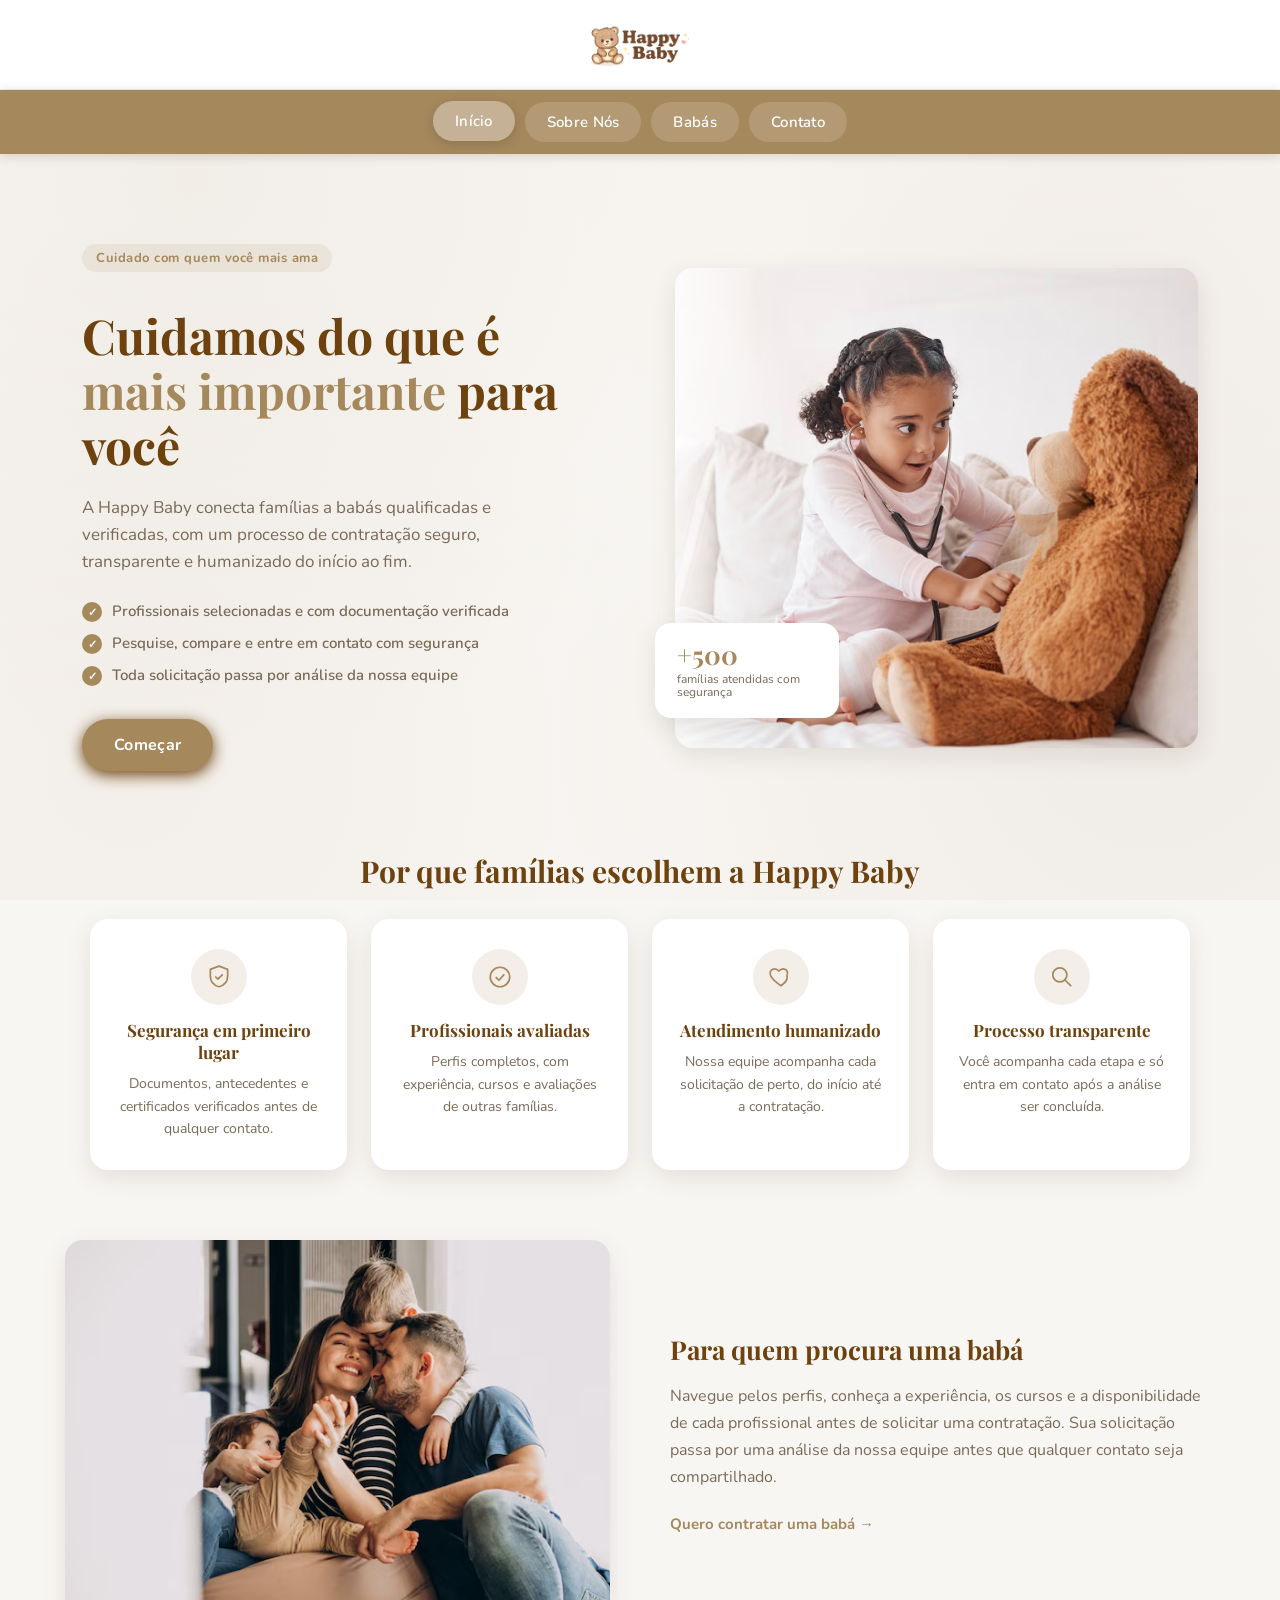
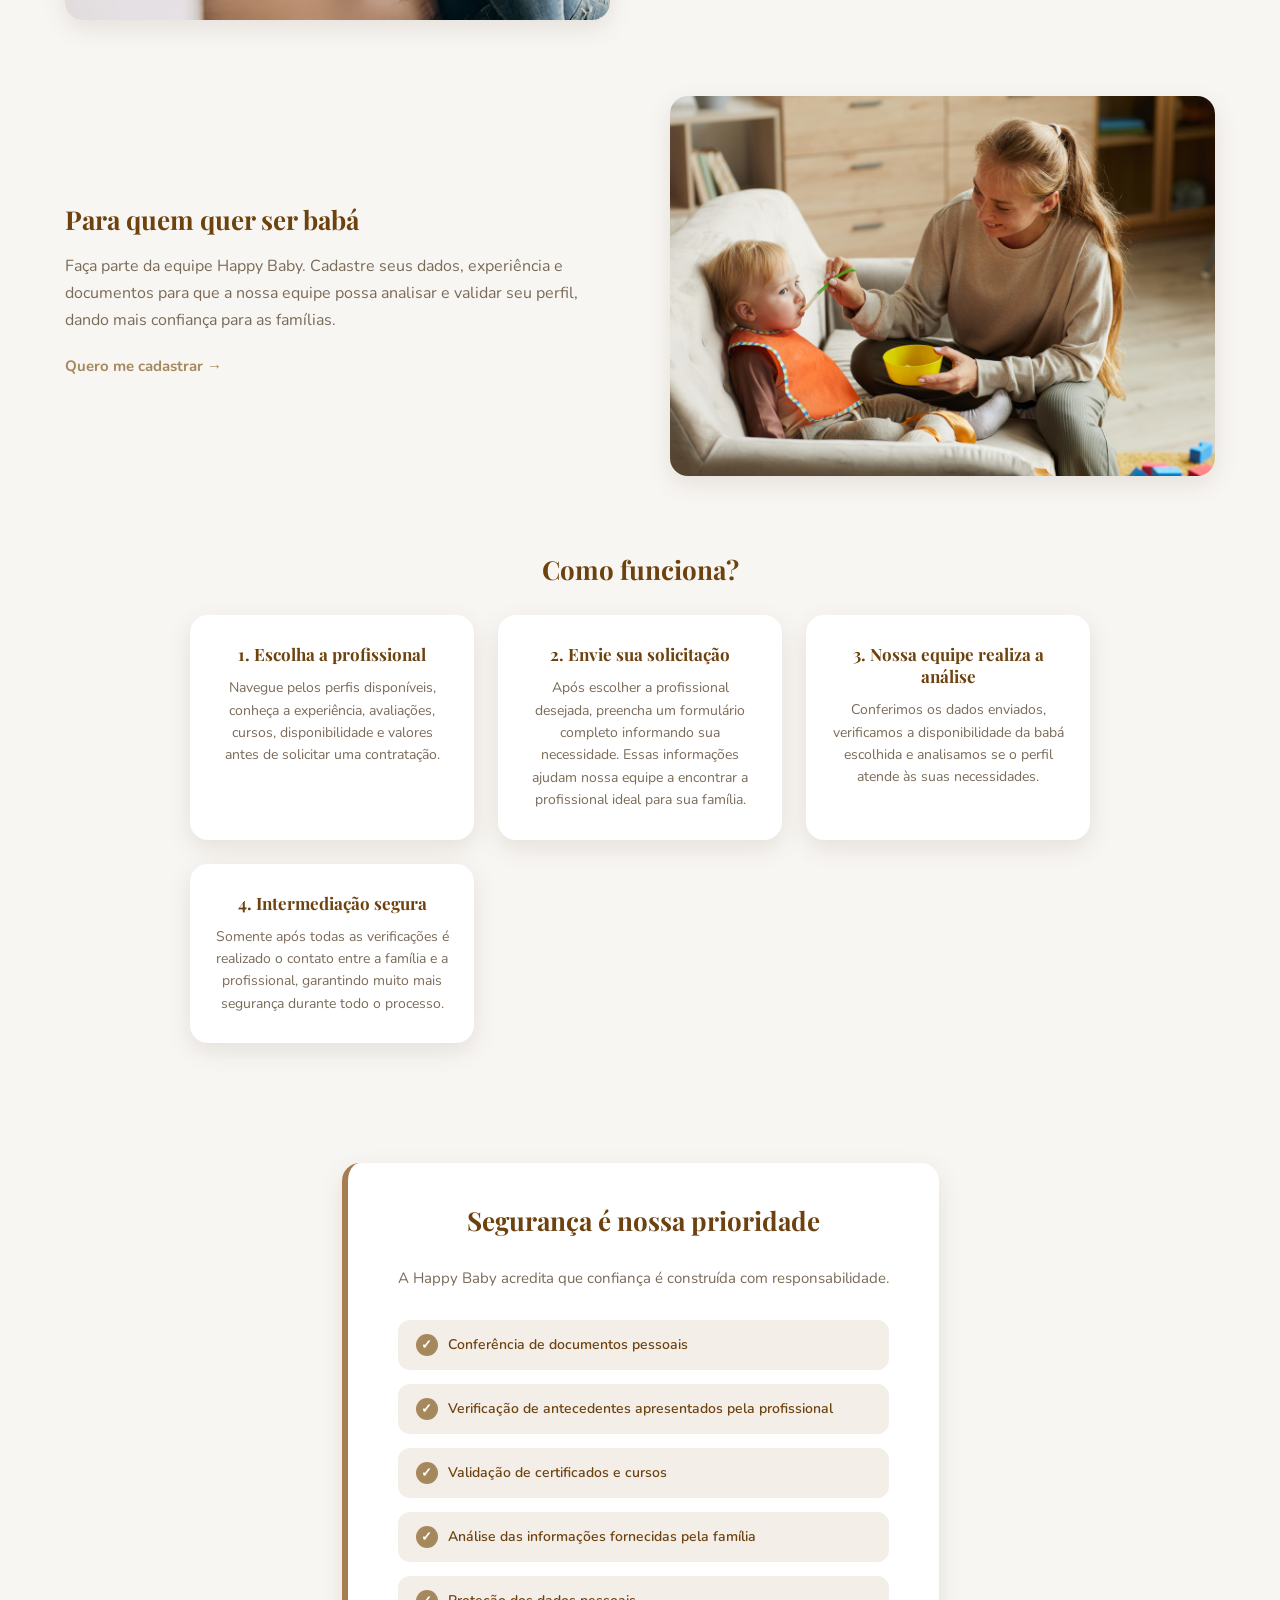
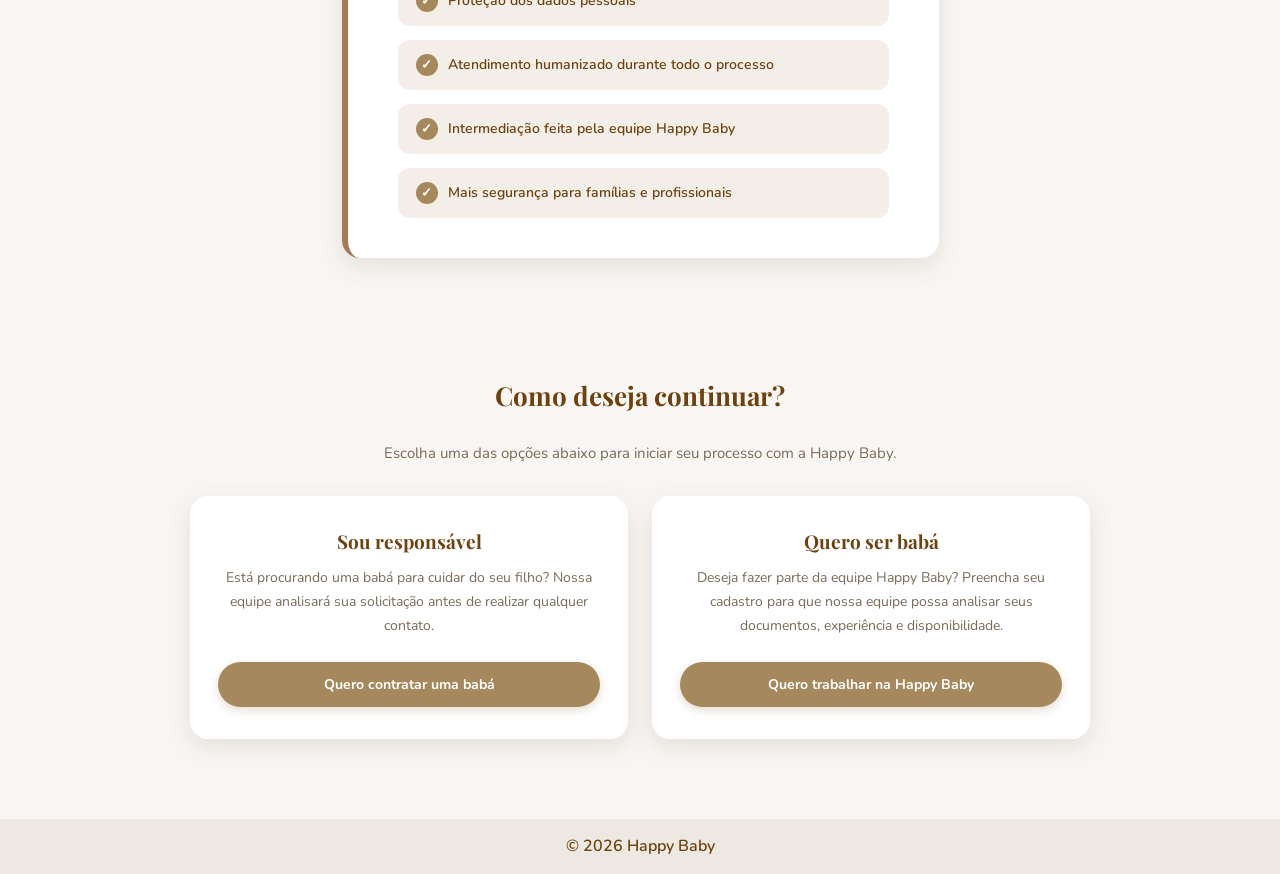
<file: index.html>
<!DOCTYPE html>
<html lang="pt-BR">
<head>
    <meta charset="UTF-8">
    <meta name="viewport" content="width=device-width, initial-scale=1.0">
    <title>Happy Baby</title>
    <meta name="description" content="Cuidando de quem você mais ama, com segurança e carinho">
    <link rel="preconnect" href="https://fonts.googleapis.com">
    <link href="https://fonts.googleapis.com/css2?family=Playfair+Display:wght@500;700&family=Nunito:wght@400;600;700&display=swap" rel="stylesheet">
    <link rel="stylesheet" href="styles.css">
</head>
<body>

    <header>
        <img src="imgs/logo.png" alt="Happy Baby Logo" class="logo">
    </header>

    <nav>
        <a href="index.html" class="nav-btn ativo">Início</a>
        <a href="sobre-nos.html" class="nav-btn">Sobre Nós</a>
        <a href="baba.html" class="nav-btn">Babás</a>
        <a href="contato.html" class="nav-btn">Contato</a>

    </nav>

    <main>

    <!-- ===== HERO ===== -->
    <section class="hero-home">

        <div class="hero-home-conteudo">

            <div class="hero-home-texto">

                <span class="tag">Cuidado com quem você mais ama</span>

                <h1>Cuidamos do que é <span class="destaque">mais importante</span> para você</h1>

                <p class="subtitulo">
                    A Happy Baby conecta famílias a babás qualificadas e verificadas,
                    com um processo de contratação seguro, transparente e humanizado
                    do início ao fim.
                </p>

                <ul class="hero-home-lista">
                    <li>Profissionais selecionadas e com documentação verificada</li>
                    <li>Pesquise, compare e entre em contato com segurança</li>
                    <li>Toda solicitação passa por análise da nossa equipe</li>
                </ul>

                <div class="hero-home-botoes">
                    <a href="sobre-nos.html" class="botao-principal">Começar</a>
                </div>

            </div>

            <div class="hero-home-imagem">
                <img src="imgs/crianca-urso.avif" alt="Criança feliz sendo cuidada por uma babá">
                <div class="hero-badge-flutuante">
                    <strong>+500</strong>
                    <span>famílias atendidas com segurança</span>
                </div>
            </div>

        </div>

    </section>

    <!-- ===== POR QUE ESCOLHER ===== -->
    <section class="beneficios">

        <h2 class="titulo-secao">Por que famílias escolhem a Happy Baby</h2>

        <div class="grid-beneficios">

            <div class="beneficio-card">
                 <span class="beneficio-icone">
                    <svg viewBox="0 0 24 24" fill="none" xmlns="http://www.w3.org/2000/svg">
                        <path d="M12 2L4 5v6c0 5 3.4 8.7 8 10 4.6-1.3 8-5 8-10V5l-8-3z" stroke="currentColor" stroke-width="1.6" stroke-linejoin="round"/>
                        <path d="M9 12l2 2 4-4" stroke="currentColor" stroke-width="1.6" stroke-linecap="round" stroke-linejoin="round"/>
                    </svg>
                </span>
                <h3>Segurança em primeiro lugar</h3>
                <p>Documentos, antecedentes e certificados verificados antes de qualquer contato.</p>
            </div>

            <div class="beneficio-card">
                <span class="beneficio-icone">
                    <svg viewBox="0 0 24 24" fill="none" xmlns="http://www.w3.org/2000/svg">
                        <circle cx="12" cy="12" r="9" stroke="currentColor" stroke-width="1.6"/>
                        <path d="M8.5 12.5l2.5 2.5 4.5-5" stroke="currentColor" stroke-width="1.6" stroke-linecap="round" stroke-linejoin="round"/>
                    </svg>
                </span>
                <h3>Profissionais avaliadas</h3>
                <p>Perfis completos, com experiência, cursos e avaliações de outras famílias.</p>
            </div>

            <div class="beneficio-card">
                <span class="beneficio-icone">
                    <svg viewBox="0 0 24 24" fill="none" xmlns="http://www.w3.org/2000/svg">
                        <path d="M12 20s-7-4.4-9.5-9C1 8 2.5 4.5 6 4.5c2 0 3.3 1.1 4 2 0.7-0.9 2-2 4-2 3.5 0 5 3.5 3.5 6.5C19 15.6 12 20 12 20z" stroke="currentColor" stroke-width="1.6" stroke-linejoin="round"/>
                    </svg>
                </span>
                <h3>Atendimento humanizado</h3>
                <p>Nossa equipe acompanha cada solicitação de perto, do início até a contratação.</p>
            </div>

            <div class="beneficio-card">
                <span class="beneficio-icone">
                    <svg viewBox="0 0 24 24" fill="none" xmlns="http://www.w3.org/2000/svg">
                        <circle cx="10" cy="10" r="6.5" stroke="currentColor" stroke-width="1.6"/>
                        <path d="M15 15l5 5" stroke="currentColor" stroke-width="1.6" stroke-linecap="round"/>
                    </svg>
                </span>
                <h3>Processo transparente</h3>
                <p>Você acompanha cada etapa e só entra em contato após a análise ser concluída.</p>
            </div>

        </div>

    </section>

    <!-- ===== FOTOS GRANDES + TEXTO ===== -->
    <section class="zigzag-secao">

        <div class="zigzag-item">

            <div class="zigzag-imagem">
                <img src="imgs/familia.avif" alt="Família em casa com a criança">
            </div>

            <div class="zigzag-texto">
                <h2>Para quem procura uma babá</h2>
                <p>
                    Navegue pelos perfis, conheça a experiência, os cursos e a
                    disponibilidade de cada profissional antes de solicitar uma
                    contratação. Sua solicitação passa por uma análise da nossa
                    equipe antes que qualquer contato seja compartilhado.
                </p>
                <a href="contratar.html" class="link-saiba-mais">Quero contratar uma babá →</a>
            </div>

        </div>

        <div class="zigzag-item zigzag-inverso">

            <div class="zigzag-imagem">
                <img src="imgs/baba-cuidando.jpg" alt="Babá cuidando de uma criança">
            </div>

            <div class="zigzag-texto">
                <h2>Para quem quer ser babá</h2>
                <p>
                    Faça parte da equipe Happy Baby. Cadastre seus dados, experiência
                    e documentos para que a nossa equipe possa analisar e validar seu
                    perfil, dando mais confiança para as famílias.
                </p>
                <a href="quero-ser-baba.html" class="link-saiba-mais">Quero me cadastrar →</a>
            </div>

        </div>

         <!-- ===== COMO FUNCIONA (RESUMO) ===== -->
    <div class="funciona">

        <h2>Como funciona?</h2>

        <div class="cards-funciona">

            <div class="card-funciona">

                <h3>1. Escolha a profissional</h3>

                <p>

                    Navegue pelos perfis disponíveis, conheça a experiência,
                    avaliações, cursos, disponibilidade e valores antes de
                    solicitar uma contratação.

                </p>

            </div>

            <div class="card-funciona">

                <h3>2. Envie sua solicitação</h3>

                <p>

                    Após escolher a profissional desejada, preencha um formulário
                    completo informando sua necessidade. Essas informações ajudam
                    nossa equipe a encontrar a profissional ideal para sua família.

                </p>

            </div>

            <div class="card-funciona">

                <h3>3. Nossa equipe realiza a análise</h3>

                <p>

                    Conferimos os dados enviados, verificamos a disponibilidade
                    da babá escolhida e analisamos se o perfil atende às suas
                    necessidades.

                </p>

            </div>

            <div class="card-funciona">

                <h3>4. Intermediação segura</h3>

                <p>

                    Somente após todas as verificações é realizado o contato entre
                    a família e a profissional, garantindo muito mais segurança
                    durante todo o processo.

                </p>

            </div>

        </div>

    </div>

    
        <div class="seguranca">

        <h2>Segurança é nossa prioridade</h2>

        <p>

            A Happy Baby acredita que confiança é construída com responsabilidade.

        </p>

        <div class="lista-seguranca">

            <div>Conferência de documentos pessoais</div>

            <div>Verificação de antecedentes apresentados pela profissional</div>

            <div>Validação de certificados e cursos</div>

            <div>Análise das informações fornecidas pela família</div>

            <div>Proteção dos dados pessoais</div>

            <div>Atendimento humanizado durante todo o processo</div>

            <div>Intermediação feita pela equipe Happy Baby</div>

            <div>Mais segurança para famílias e profissionais</div>

        </div>


    </section>

    <div class="proximos-passos">

        <h2>Como deseja continuar?</h2>

        <p>

            Escolha uma das opções abaixo para iniciar seu processo com a Happy Baby.

        </p>

        <div class="cards-acoes">

            <div class="acao">

                <h3>Sou responsável</h3>

                <p>

                    Está procurando uma babá para cuidar do seu filho?

                    Nossa equipe analisará sua solicitação antes de realizar
                    qualquer contato.

                </p>

                <a href="baba.html" class="btn-contratar">

                    Quero contratar uma babá

                </a>

            </div>

            <div class="acao">

                <h3>Quero ser babá</h3>

                <p>

                    Deseja fazer parte da equipe Happy Baby?

                    Preencha seu cadastro para que nossa equipe possa analisar
                    seus documentos, experiência e disponibilidade.

                </p>

                <a href="quero-ser-baba.html" class="btn-contratar">

                    Quero trabalhar na Happy Baby

                </a>

            </div>

        </div>

    </div>

</section>

</main>

    <footer>
        <p>© 2026 Happy Baby</p>
    </footer>

    <script src="script.js"></script>
</body>
</html>
</file>
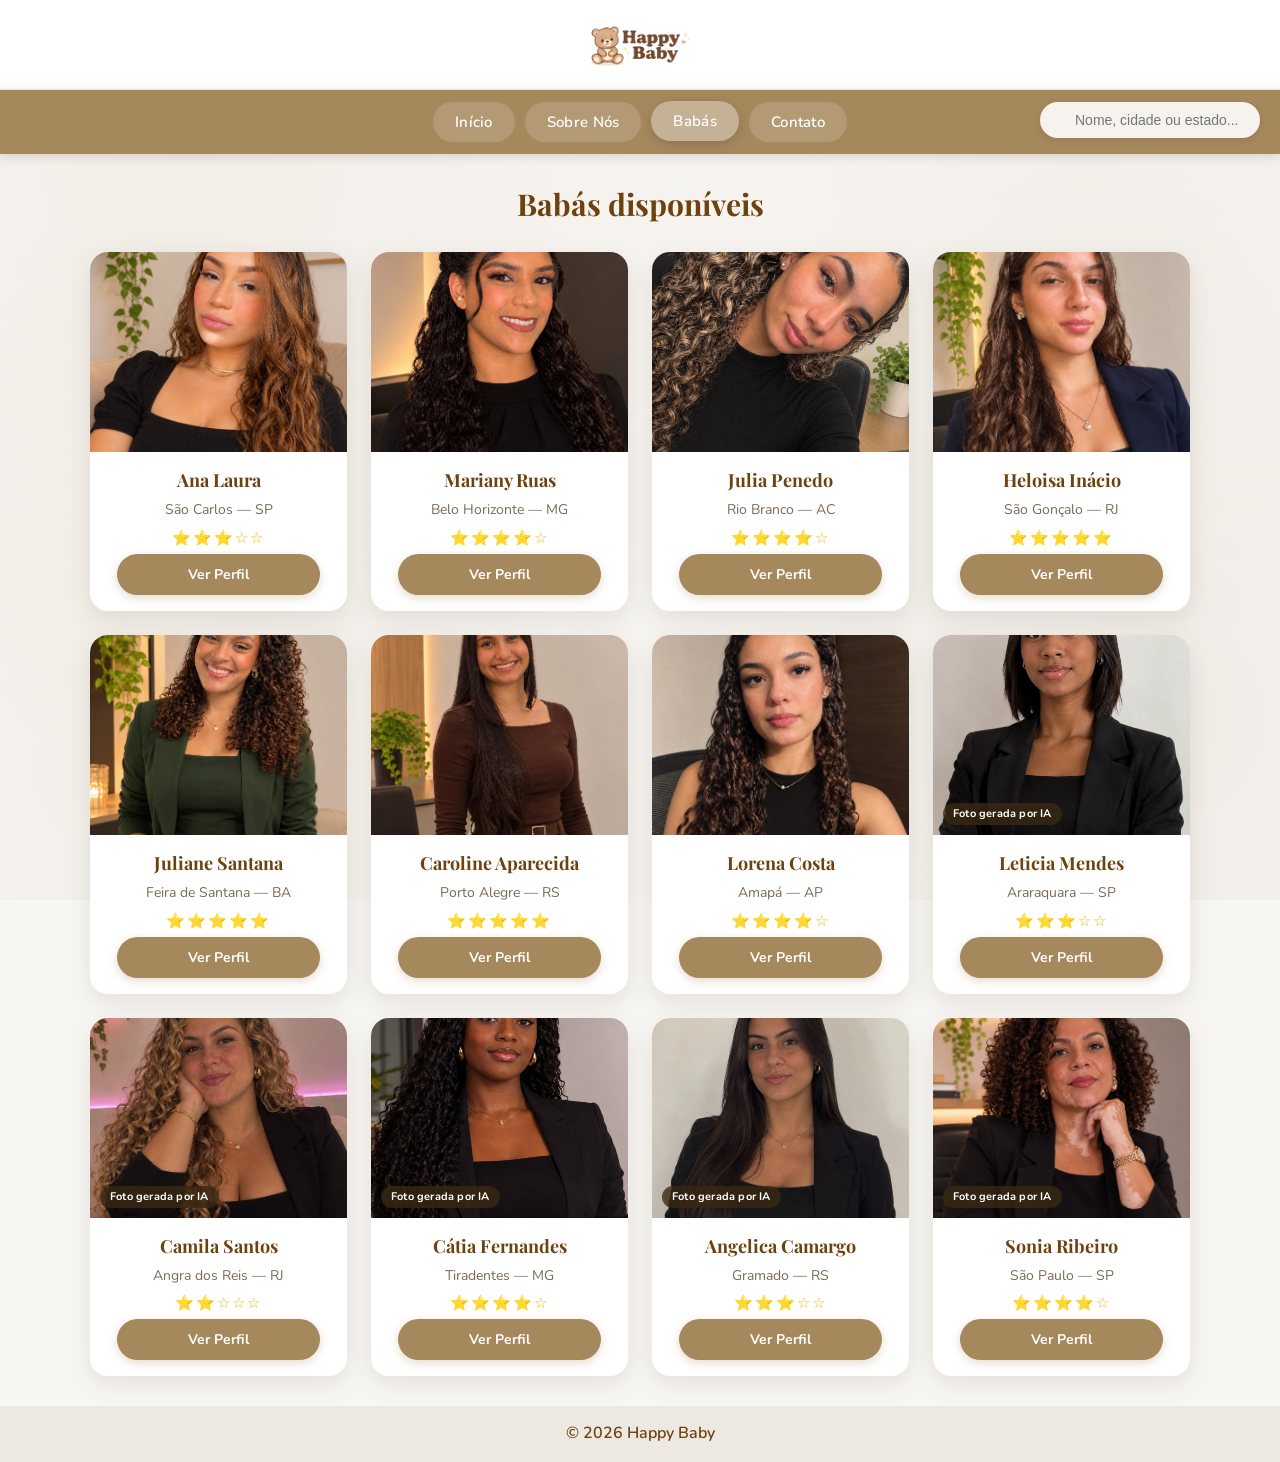
<file: baba.html>
<!DOCTYPE html>
<html lang="pt-BR">
<head>
    <meta charset="UTF-8">
    <meta name="viewport" content="width=device-width, initial-scale=1.0">
    <title>Babás — Happy Baby</title>
    <link rel="preconnect" href="https://fonts.googleapis.com">
    <link href="https://fonts.googleapis.com/css2?family=Playfair+Display:wght@500;700&family=Nunito:wght@400;600;700&display=swap" rel="stylesheet">
    <link rel="stylesheet" href="styles.css">
</head>
<body>

    <header>
        <img src="imgs/logo.png" alt="Happy Baby Logo" class="logo">
    </header>

    <nav>
        <a href="index.html" class="nav-btn">Início</a>
        <a href="sobre-nos.html" class="nav-btn">Sobre Nós</a>
        <a href="baba.html" class="nav-btn ativo">Babás</a>
        <a href="contato.html" class="nav-btn">Contato</a>
        
        <input 
    type="text" 
    id="buscaCidade" 
    placeholder="Nome, cidade ou estado..." 
    oninput="filtrarBabas()"
>
    </nav>

    <main>
        <section class="secao-babas">
           <h2 class="titulo-secao">Babás disponíveis</h2>

            <div id="listaBabas" class="grid-babas">

                <div class="baba btn-anim">
                    <img src="imgs/AnaLaura.jpeg" alt="Foto de Ana Laura">
                    <div class="baba-info">
                        <h3>Ana Laura</h3>
                        <p>São Carlos — SP</p>
                        <div class="avaliacao">⭐⭐⭐☆☆</div>
                        <button class="btn-contratar btn-anim" onclick="mostrarPerfil('perfil1')">Ver Perfil</button>
                    </div>
                </div>

                <div class="baba btn-anim">
                    <img src="imgs/Mariany.jpeg" alt="Foto de Mariany Ruas">
                    <div class="baba-info">
                        <h3>Mariany Ruas</h3>
                        <p>Belo Horizonte — MG</p>
                        <div class="avaliacao">⭐⭐⭐⭐☆</div>
                        <button class="btn-contratar btn-anim" onclick="mostrarPerfil('perfil2')">Ver Perfil</button>
                    </div>
                </div>

                <div class="baba btn-anim">
                    <img src="imgs/Julia.jpeg" alt="Foto de Julia Penedo">
                    <div class="baba-info">
                        <h3>Julia Penedo</h3>
                        <p>Rio Branco — AC</p>
                        <div class="avaliacao">⭐⭐⭐⭐☆</div>
                        <button class="btn-contratar btn-anim" onclick="mostrarPerfil('perfil3')">Ver Perfil</button>
                    </div>
                </div>

                <div class="baba btn-anim">
                    <img src="imgs/Heloisa.jpeg" alt="Foto de Heloisa Inácio">
                    <div class="baba-info">
                        <h3>Heloisa Inácio</h3>
                        <p>São Gonçalo — RJ</p>
                        <div class="avaliacao">⭐⭐⭐⭐⭐</div>
                        <button class="btn-contratar btn-anim" onclick="mostrarPerfil('perfil4')">Ver Perfil</button>
                    </div>
                </div>

                <div class="baba btn-anim">
                    <img src="imgs/Juliane.jpeg" alt="Foto de Juliane Santana">
                    <div class="baba-info">
                        <h3>Juliane Santana</h3>
                        <p>Feira de Santana — BA</p>
                        <div class="avaliacao">⭐⭐⭐⭐⭐</div>
                        <button class="btn-contratar btn-anim" onclick="mostrarPerfil('perfil5')">Ver Perfil</button>
                    </div>
                </div>

                <div class="baba btn-anim">
                    <img src="imgs/Carol.jpeg" alt="Foto de Caroline Aparecida">
                    <div class="baba-info">
                        <h3>Caroline Aparecida</h3>
                        <p>Porto Alegre — RS</p>
                        <div class="avaliacao">⭐⭐⭐⭐⭐</div>
                        <button class="btn-contratar btn-anim" onclick="mostrarPerfil('perfil6')">Ver Perfil</button>
                    </div>
                </div>

                <div class="baba btn-anim">
                    <img src="imgs/Lorena.jpeg" alt="Foto de Lorena Costa">
                    <div class="baba-info">
                        <h3>Lorena Costa</h3>
                        <p>Amapá — AP</p>
                        <div class="avaliacao">⭐⭐⭐⭐☆</div>
                        <button class="btn-contratar btn-anim" onclick="mostrarPerfil('perfil7')">Ver Perfil</button>
                    </div>
                </div>

                <div class="baba btn-anim">
                    <img src="imgs/Leticia.jpeg" alt="Foto de Leticia Mendes">
                    <div class="baba-info">
                        <h3>Leticia Mendes</h3>
                        <p>Araraquara — SP</p>
                        <div class="avaliacao">⭐⭐⭐☆☆</div>
                        <button class="btn-contratar btn-anim" onclick="mostrarPerfil('perfil8')">Ver Perfil</button>
                    </div>
                </div>

                 <div class="baba btn-anim">
                    <img src="imgs/Camila.jpeg" alt="Foto de Camila Santos">
                    <div class="baba-info">
                        <h3>Camila Santos</h3>
                        <p>Angra dos Reis — RJ</p>
                        <div class="avaliacao">⭐⭐☆☆☆</div>
                        <button class="btn-contratar btn-anim" onclick="mostrarPerfil('perfil9')">Ver Perfil</button>
                    </div>
                </div>

                <div class="baba btn-anim">
                    <img src="imgs/Cátia.jpeg" alt="Foto de Cátia">
                    <div class="baba-info">
                        <h3>Cátia Fernandes</h3>
                        <p>Tiradentes — MG</p>
                        <div class="avaliacao">⭐⭐⭐⭐☆</div>
                        <button class="btn-contratar btn-anim" onclick="mostrarPerfil('perfil10')">Ver Perfil</button>
                    </div>
                </div>

                 <div class="baba btn-anim">
                    <img src="imgs/Angelica.jpeg" alt="Foto de Angelica">
                    <div class="baba-info">
                        <h3>Angelica Camargo</h3>
                        <p>Gramado — RS</p>
                        <div class="avaliacao">⭐⭐⭐☆☆</div>
                        <button class="btn-contratar btn-anim" onclick="mostrarPerfil('perfil11')">Ver Perfil</button>
                    </div>
                </div>

                <div class="baba btn-anim">
                    <img src="imgs/Sonia.jpeg" alt="Foto de Sonia">
                    <div class="baba-info">
                        <h3>Sonia Ribeiro</h3>
                        <p>São Paulo — SP</p>
                        <div class="avaliacao">⭐⭐⭐⭐☆</div>
                        <button class="btn-contratar btn-anim" onclick="mostrarPerfil('perfil12')">Ver Perfil</button>
                    </div>
                </div>
                
                
                
                
            </div>

            <!-- ===== PERFIS ===== -->
            <div id="perfil1" class="perfil" style="display:none;">

    <button class="btn-voltar btn-anim" onclick="voltarBabas()">
        ← Voltar para Babás
    </button>

    <div class="perfil-container">

        <!-- LADO ESQUERDO -->

        <div class="perfil-esquerda">

            <img src="imgs/AnaLaura.jpeg" class="foto-grande">

            <div class="disponibilidade">

                <h3>Disponibilidade</h3>

                <table class="tabela-calendario">

                    <tr>
                        <th></th>
                        <th>Seg</th>
                        <th>Ter</th>
                        <th>Qua</th>
                        <th>Qui</th>
                        <th>Sex</th>
                        <th>Sáb</th>
                        <th>Dom</th>
                    </tr>

                    <tr>
                        <td>Manhã</td>
                        <td>✔</td>
                        <td>✔</td>
                        <td>✔</td>
                        <td>✔</td>
                        <td>✔</td>
                        <td>✔</td>
                        <td>✔</td>
                    </tr>

                    <tr>
                        <td>Tarde</td>
                        <td>✔</td>
                        <td>✔</td>
                        <td>✔</td>
                        <td>✔</td>
                        <td>✔</td>
                        <td>✔</td>
                        <td>✔</td>
                    </tr>

                    <tr>
                        <td>Noite</td>
                        <td>✖</td>
                        <td>✔</td>
                        <td>✖</td>
                        <td>✔</td>
                        <td>✖</td>
                        <td>✔</td>
                        <td>✔</td>
                    </tr>

                </table>

            </div>

        </div>

        <!-- LADO DIREITO -->

        <div class="perfil-direita">

            <h2>Ana Laura (22)</h2>

            <p class="cidade">
                 São Carlos - SP
            </p>

            <div class="avaliacao">

                ⭐⭐⭐⭐⭐
                <span>(18 avaliações)</span>

            </div>

            <div class="perfil-info">

                <span> R$30/hora</span>

                <span>4 anos de experiência</span>

                <span>Paciente</span>

                <span>Responsável</span>

                <span>Criativa</span>

            </div>

            <section>

                <h3>Sobre mim</h3>

                <p>

                    Tenho 22 anos e trabalho como babá há mais de quatro anos.
                    Sou apaixonada por cuidar de crianças e proporcionar um
                    ambiente seguro, acolhedor e divertido.
                    Tenho experiência com bebês e crianças de até 10 anos,
                    auxiliando na alimentação, higiene, atividades recreativas
                    e tarefas escolares.

                </p>

            </section>

            <section>

                <h3>Minha experiência</h3>

                <ul>

                    <li>Cuidados com bebês</li>

                    <li>Crianças de 1 a 10 anos</li>

                    <li>Troca de fraldas</li>

                    <li>Alimentação</li>

                    <li>Banho</li>

                    <li>Atividades educativas</li>

                    <li>Auxílio nas tarefas escolares</li>

                </ul>

            </section>

            <section>

                <h3>Cursos</h3>

                <ul>

                    <li>Primeiros Socorros</li>

                    <li>Recreação Infantil</li>

                </ul>

            </section>

            <section>

                <h3>Avaliações dos pais</h3>

                <div class="comentario">

                    <div>

                        <h4>Fernanda Oliveira ⭐⭐⭐⭐⭐</h4>

                        <small>Março de 2025</small>

                        <p>

                            Ana Laura cuidou da nossa filha durante oito meses.
                            Sempre muito pontual, organizada e extremamente
                            carinhosa. Nossa filha criou um vínculo muito bonito
                            com ela.

                        </p>

                    </div>

                </div>

                <div class="comentario">

                    <div>

                        <h4>Marcos Pereira ⭐⭐⭐⭐⭐</h4>

                        <small>Janeiro de 2025</small>

                        <p>

                            Excelente profissional. Sempre nos manteve
                            informados sobre a rotina do nosso filho e teve
                            muito cuidado em todas as atividades.

                        </p>

                    </div>

                </div>

                <div class="comentario">

                    <div>

                        <h4>Juliana Costa ⭐⭐⭐⭐⭐</h4>

                        <small>Novembro de 2024</small>

                        <p>

                            Muito paciente e dedicada. Meu filho adorava os dias
                            em que ficava com ela. Recomendo com toda certeza.

                        </p>

                    </div>

                </div>

            </section>

            <a href="contratar.html" class="btn-contratar">Contratar babá</a>

        </div>
    
    </div>

</div>


        <div id="perfil2" class="perfil" style="display:none;">

    <button class="btn-voltar btn-anim" onclick="voltarBabas()">
        ← Voltar para Babás
    </button>

    <div class="perfil-container">

        <!-- LADO ESQUERDO -->

        <div class="perfil-esquerda">

            <img src="imgs/Mariany.jpeg" class="foto-grande">

            <div class="disponibilidade">

                <h3>Disponibilidade</h3>

                <table class="tabela-calendario">

                    <tr>
                        <th></th>
                        <th>Seg</th>
                        <th>Ter</th>
                        <th>Qua</th>
                        <th>Qui</th>
                        <th>Sex</th>
                        <th>Sáb</th>
                        <th>Dom</th>
                    </tr>

                    <tr>
                        <td>Manhã</td>
                        <td>✔</td>
                        <td>✔</td>
                        <td>✖</td>
                        <td>✔</td>
                        <td>✖</td>
                        <td>✖</td>
                        <td>✖</td>
                    </tr>

                    <tr>
                        <td>Tarde</td>
                        <td>✔</td>
                        <td>✔</td>
                        <td>✔</td>
                        <td>✖</td>
                        <td>✔</td>
                        <td>✔</td>
                        <td>✔</td>
                    </tr>

                    <tr>
                        <td>Noite</td>
                        <td>✖</td>
                        <td>✔</td>
                        <td>✔</td>
                        <td>✔</td>
                        <td>✖</td>
                        <td>✔</td>
                        <td>✖</td>
                    </tr>

                </table>

            </div> <!-- fecha disponibilidade -->

        </div> <!-- fecha perfil-esquerda -->


        <!-- LADO DIREITO -->

        <div class="perfil-direita">

            <h2>Mariany Ruas (24)</h2>

            <p class="cidade">
                Belo Horizonte - MG
            </p>

            <div class="avaliacao">

                ⭐⭐⭐⭐☆

                <span>(13 avaliações)</span>

            </div>

            <div class="perfil-info">

                <span> R$35/hora</span>

                <span>3 anos de experiência</span>

                <span>Paciente</span>

                <span>Criativa</span>

                <span>Organizada</span>

            </div>

            <section>

                <h3>Sobre mim</h3>

                <p>

                    Tenho 24 anos e trabalho como babá há três anos.
                    Gosto de proporcionar um ambiente tranquilo,
                    seguro e acolhedor para as crianças.
                    Tenho experiência com bebês e crianças em idade escolar,
                    auxiliando na alimentação, higiene, brincadeiras e rotina diária.

                </p>

            </section>

            <section>

                <h3>Minha experiência</h3>

                <ul>

                    <li>Cuidados com bebês</li>

                    <li>Crianças de 2 a 12 anos</li>

                    <li>Troca de fraldas</li>

                    <li>Alimentação</li>

                    <li>Banho</li>

                    <li>Atividades recreativas</li>

                    <li>Auxílio nas tarefas escolares</li>

                </ul>

            </section>

            <section>

                <h3>Cursos</h3>

                <ul>

                    <li>Primeiros Socorros</li>

                    <li>Recreação Infantil</li>

                    <li>Alimentação Infantil</li>

                </ul>

            </section>

            <section>

                <h3>Avaliações dos pais</h3>

                <div class="comentario">

                    <div>

                        <h4>Patrícia Gomes ⭐⭐⭐⭐⭐</h4>

                        <small>Junho de 2025</small>

                        <p>

                            Mariany foi extremamente cuidadosa com nosso filho.
                            Sempre nos mantinha informados e criou um vínculo
                            muito bonito com ele.

                        </p>

                    </div>

                </div>

                <div class="comentario">

                    <div>

                        <h4>Ricardo Oliveira ⭐⭐⭐⭐☆</h4>

                        <small>Abril de 2025</small>

                        <p>

                            Muito pontual e organizada.
                            Nossa filha adorava as brincadeiras que ela preparava.

                        </p>

                    </div>

                </div>

                <div class="comentario">

                    <div>

                        <h4>Camila Ferreira ⭐⭐⭐⭐⭐</h4>

                        <small>Janeiro de 2025</small>

                        <p>

                            Excelente profissional.
                            Muito educada, paciente e transmite bastante confiança.

                        </p>

                    </div>

                </div>

            </section>

            <a href="contratar.html" class="btn-contratar">Contratar babá</a>

        </div> <!-- fecha perfil-direita -->

    </div> <!-- fecha perfil-container -->

</div> <!-- fecha perfil2 -->

<div id="perfil3" class="perfil" style="display:none;">

    <button class="btn-voltar btn-anim" onclick="voltarBabas()">
        ← Voltar para Babás
    </button>

    <div class="perfil-container">

        <!-- LADO ESQUERDO -->

        <div class="perfil-esquerda">

            <img src="imgs/Julia.jpeg" class="foto-grande">

            <div class="disponibilidade">

                <h3>Disponibilidade</h3>

                <table class="tabela-calendario">

                    <tr>
                        <th></th>
                        <th>Seg</th>
                        <th>Ter</th>
                        <th>Qua</th>
                        <th>Qui</th>
                        <th>Sex</th>
                        <th>Sáb</th>
                        <th>Dom</th>
                    </tr>

                    <tr>
                        <td>Manhã</td>
                        <td>✔</td>
                        <td>✖</td>
                        <td>✔</td>
                        <td>✔</td>
                        <td>✔</td>
                        <td>✔</td>
                        <td>✖</td>
                    </tr>

                    <tr>
                        <td>Tarde</td>
                        <td>✔</td>
                        <td>✔</td>
                        <td>✔</td>
                        <td>✖</td>
                        <td>✔</td>
                        <td>✖</td>
                        <td>✖</td>
                    </tr>

                    <tr>
                        <td>Noite</td>
                        <td>✔</td>
                        <td>✔</td>
                        <td>✖</td>
                        <td>✔</td>
                        <td>✖</td>
                        <td>✖</td>
                        <td>✖</td>
                    </tr>

                </table>

            </div>

        </div>

        <!-- LADO DIREITO -->

        <div class="perfil-direita">

            <h2>Julia Penedo (27)</h2>

            <p class="cidade">
                Rio Branco - AC
            </p>

            <div class="avaliacao">
                ⭐⭐⭐⭐☆
                <span>(21 avaliações)</span>
            </div>

            <div class="perfil-info">

                <span>R$40/hora</span>

                <span>6 anos de experiência</span>

                <span>Paciente</span>

                <span>Educada</span>

                <span>Organizada</span>

            </div>

            <section>

                <h3>Sobre mim</h3>

                <p>

                    Tenho 27 anos e atuo como babá há seis anos.
                    Sou dedicada, responsável e gosto de incentivar
                    atividades educativas, leitura e brincadeiras que
                    ajudam no desenvolvimento infantil.
                    Busco sempre oferecer um ambiente seguro, acolhedor
                    e cheio de carinho.

                </p>

            </section>

            <section>

                <h3>Minha experiência</h3>

                <ul>

                    <li>Bebês e crianças até 12 anos</li>

                    <li>Alimentação</li>

                    <li>Banho e higiene</li>

                    <li>Atividades educativas</li>

                    <li>Auxílio nas tarefas escolares</li>

                    <li>Organização da rotina</li>

                    <li>Passeios supervisionados</li>

                </ul>

            </section>

            <section>

                <h3>Cursos</h3>

                <ul>

                    <li>Primeiros Socorros Pediátricos</li>

                    <li>Desenvolvimento Infantil</li>

                    <li>Recreação Educativa</li>

                </ul>

            </section>

            <section>

                <h3>Avaliações dos pais</h3>

                <div class="comentario">

                    <div>

                        <h4>Mariana Souza ⭐⭐⭐⭐⭐</h4>

                        <small>Julho de 2025</small>

                        <p>

                            Julia sempre demonstrou muito carinho e responsabilidade.
                            Nosso filho se adaptou rapidamente e adorava passar o dia com ela.

                        </p>

                    </div>

                </div>

                <div class="comentario">

                    <div>

                        <h4>Eduardo Lima ⭐⭐⭐⭐☆</h4>

                        <small>Maio de 2025</small>

                        <p>

                            Muito pontual e cuidadosa.
                            Sempre enviava fotos das atividades realizadas durante o dia.

                        </p>

                    </div>

                </div>

                <div class="comentario">

                    <div>

                        <h4>Paula Mendes ⭐⭐⭐⭐⭐</h4>

                        <small>Fevereiro de 2025</small>

                        <p>

                            Excelente profissional.
                            Muito paciente, educada e extremamente organizada.

                        </p>

                    </div>

                </div>

            </section>

            <a href="contratar.html" class="btn-contratar">Contratar babá</a>

        </div>

    </div>

</div>

           <div id="perfil4" class="perfil" style="display:none;">

    <button class="btn-voltar btn-anim" onclick="voltarBabas()">
        ← Voltar para Babás
    </button>

    <div class="perfil-container">

        <!-- LADO ESQUERDO -->

        <div class="perfil-esquerda">

            <img src="imgs/Heloisa.jpeg" class="foto-grande">

            <div class="disponibilidade">

                <h3>Disponibilidade</h3>

                <table class="tabela-calendario">

                    <tr>
                        <th></th>
                        <th>Seg</th>
                        <th>Ter</th>
                        <th>Qua</th>
                        <th>Qui</th>
                        <th>Sex</th>
                        <th>Sáb</th>
                        <th>Dom</th>
                    </tr>

                    <tr>
                        <td>Manhã</td>
                        <td>✔</td>
                        <td>✔</td>
                        <td>✔</td>
                        <td>✔</td>
                        <td>✔</td>
                        <td>✔</td>
                        <td>✖</td>
                    </tr>

                    <tr>
                        <td>Tarde</td>
                        <td>✔</td>
                        <td>✔</td>
                        <td>✖</td>
                        <td>✔</td>
                        <td>✔</td>
                        <td>✔</td>
                        <td>✖</td>
                    </tr>

                    <tr>
                        <td>Noite</td>
                        <td>✔</td>
                        <td>✔</td>
                        <td>✔</td>
                        <td>✖</td>
                        <td>✖</td>
                        <td>✖</td>
                        <td>✖</td>
                    </tr>

                </table>

            </div>

        </div>

        <!-- LADO DIREITO -->

        <div class="perfil-direita">

            <h2>Heloisa Inácio (31)</h2>

            <p class="cidade">
                São Gonçalo - RJ
            </p>

            <div class="avaliacao">

                ⭐⭐⭐⭐⭐

                <span>(29 avaliações)</span>

            </div>

            <div class="perfil-info">

                <span>R$45/hora</span>

                <span>8 anos de experiência</span>

                <span>Carinhosa</span>

                <span>Responsável</span>

                <span>Paciente</span>

            </div>

            <section>

                <h3>Sobre mim</h3>

                <p>

                    Tenho 31 anos e trabalho como babá há oito anos.
                    Tenho experiência com bebês, crianças pequenas e em idade escolar.
                    Sou uma pessoa calma, organizada e gosto de criar uma rotina
                    segura e acolhedora para cada criança.

                </p>

            </section>

            <section>

                <h3>Minha experiência</h3>

                <ul>

                    <li>Bebês recém-nascidos</li>

                    <li>Crianças até 12 anos</li>

                    <li>Alimentação</li>

                    <li>Banho e higiene</li>

                    <li>Rotina do sono</li>

                    <li>Brincadeiras educativas</li>

                    <li>Auxílio nas tarefas escolares</li>

                </ul>

            </section>

            <section>

                <h3>Cursos</h3>

                <ul>

                    <li>Primeiros Socorros Pediátricos</li>

                    <li>Cuidados com Recém-nascidos</li>

                    <li>Desenvolvimento Infantil</li>

                </ul>

            </section>

            <section>

                <h3>Avaliações dos pais</h3>

                <div class="comentario">

                    <div>

                        <h4>Amanda Ribeiro ⭐⭐⭐⭐⭐</h4>

                        <small>Julho de 2025</small>

                        <p>

                            Heloisa cuidou da nossa bebê durante mais de um ano.
                            Sempre foi extremamente cuidadosa e muito carinhosa.
                            Conquistou toda a nossa família.

                        </p>

                    </div>

                </div>

                <div class="comentario">

                    <div>

                        <h4>Bruno Carvalho ⭐⭐⭐⭐⭐</h4>

                        <small>Abril de 2025</small>

                        <p>

                            Excelente profissional.
                            Sempre muito pontual, organizada e preocupada
                            com o bem-estar das crianças.

                        </p>

                    </div>

                </div>

                <div class="comentario">

                    <div>

                        <h4>Luciana Martins ⭐⭐⭐⭐⭐</h4>

                        <small>Janeiro de 2025</small>

                        <p>

                            Uma das melhores babás que já contratamos.
                            Muito paciente, educada e transmite muita confiança.

                        </p>

                    </div>

                </div>

            </section>

            <a href="contratar.html" class="btn-contratar">Contratar babá</a>

        </div>

    </div>

</div>

           <div id="perfil5" class="perfil" style="display:none;">

    <button class="btn-voltar btn-anim" onclick="voltarBabas()">
        ← Voltar para Babás
    </button>

    <div class="perfil-container">

        <!-- LADO ESQUERDO -->

        <div class="perfil-esquerda">

            <img src="imgs/Juliane.jpeg" class="foto-grande">

            <div class="disponibilidade">

                <h3>Disponibilidade</h3>

                <table class="tabela-calendario">

                    <tr>
                        <th></th>
                        <th>Seg</th>
                        <th>Ter</th>
                        <th>Qua</th>
                        <th>Qui</th>
                        <th>Sex</th>
                        <th>Sáb</th>
                        <th>Dom</th>
                    </tr>

                    <tr>
                        <td>Manhã</td>
                        <td>✔</td>
                        <td>✔</td>
                        <td>✔</td>
                        <td>✔</td>
                        <td>✔</td>
                        <td>✔</td>
                        <td>✖</td>
                    </tr>

                    <tr>
                        <td>Tarde</td>
                        <td>✔</td>
                        <td>✔</td>
                        <td>✔</td>
                        <td>✔</td>
                        <td>✔</td>
                        <td>✔</td>
                        <td>✔</td>
                    </tr>

                    <tr>
                        <td>Noite</td>
                        <td>✖</td>
                        <td>✔</td>
                        <td>✖</td>
                        <td>✔</td>
                        <td>✔</td>
                        <td>✔</td>
                        <td>✔</td>
                    </tr>

                </table>

            </div>

        </div>

        <!-- LADO DIREITO -->

        <div class="perfil-direita">

            <h2>Juliane Santana (29)</h2>

            <p class="cidade">
                Feira de Santana - BA
            </p>

            <div class="avaliacao">

                ⭐⭐⭐⭐⭐

                <span>(34 avaliações)</span>

            </div>

            <div class="perfil-info">

                <span>R$42/hora</span>

                <span>7 anos de experiência</span>

                <span>Pedagoga</span>

                <span>Criativa</span>

                <span>Responsável</span>

            </div>

            <section>

                <h3>Sobre mim</h3>

                <p>

                    Sou formada em Pedagogia e atuo como babá há sete anos.
                    Gosto de estimular o desenvolvimento das crianças através
                    de brincadeiras educativas, leitura, música e atividades
                    criativas. Busco sempre criar um ambiente seguro,
                    acolhedor e divertido.

                </p>

            </section>

            <section>

                <h3>Minha experiência</h3>

                <ul>

                    <li>Bebês e crianças até 11 anos</li>

                    <li>Alimentação e higiene</li>

                    <li>Rotina escolar</li>

                    <li>Auxílio nas tarefas</li>

                    <li>Contação de histórias</li>

                    <li>Atividades pedagógicas</li>

                    <li>Passeios supervisionados</li>

                </ul>

            </section>

            <section>

                <h3>Cursos</h3>

                <ul>

                    <li>Pedagogia</li>

                    <li>Primeiros Socorros</li>

                    <li>Psicologia Infantil</li>

                </ul>

            </section>

            <section>

                <h3>Avaliações dos pais</h3>

                <div class="comentario">

                    <div>

                        <h4>Vanessa Almeida ⭐⭐⭐⭐⭐</h4>

                        <small>Julho de 2025</small>

                        <p>

                            Juliane fez muito mais do que cuidar da nossa filha.
                            Ela ajudava nas atividades escolares e criava
                            brincadeiras educativas todos os dias.

                        </p>

                    </div>

                </div>

                <div class="comentario">

                    <div>

                        <h4>Rafael Nogueira ⭐⭐⭐⭐⭐</h4>

                        <small>Maio de 2025</small>

                        <p>

                            Extremamente organizada, educada e muito carinhosa.
                            Sempre cumpriu todos os horários combinados.

                        </p>

                    </div>

                </div>

                <div class="comentario">

                    <div>

                        <h4>Bianca Souza ⭐⭐⭐⭐⭐</h4>

                        <small>Março de 2025</small>

                        <p>

                            Nossa filha evoluiu bastante durante o período em
                            que ficou com a Juliane. Recomendo de olhos fechados.

                        </p>

                    </div>

                </div>

            </section>

            <a href="contratar.html" class="btn-contratar">Contratar babá</a>

        </div>

    </div>

</div>

           <div id="perfil6" class="perfil" style="display:none;">

    <button class="btn-voltar btn-anim" onclick="voltarBabas()">
        ← Voltar para Babás
    </button>

    <div class="perfil-container">

        <!-- LADO ESQUERDO -->

        <div class="perfil-esquerda">

            <img src="imgs/Carol.jpeg" class="foto-grande">

            <div class="disponibilidade">

                <h3>Disponibilidade</h3>

                <table class="tabela-calendario">

                    <tr>
                        <th></th>
                        <th>Seg</th>
                        <th>Ter</th>
                        <th>Qua</th>
                        <th>Qui</th>
                        <th>Sex</th>
                        <th>Sáb</th>
                        <th>Dom</th>
                    </tr>

                    <tr>
                        <td>Manhã</td>
                        <td>✔</td>
                        <td>✔</td>
                        <td>✔</td>
                        <td>✔</td>
                        <td>✔</td>
                        <td>✔</td>
                        <td>✔</td>
                    </tr>

                    <tr>
                        <td>Tarde</td>
                        <td>✔</td>
                        <td>✔</td>
                        <td>✔</td>
                        <td>✔</td>
                        <td>✔</td>
                        <td>✖</td>
                        <td>✖</td>
                    </tr>

                    <tr>
                        <td>Noite</td>
                        <td>✔</td>
                        <td>✔</td>
                        <td>✖</td>
                        <td>✔</td>
                        <td>✔</td>
                        <td>✔</td>
                        <td>✖</td>
                    </tr>

                </table>

            </div>

        </div>

        <!-- LADO DIREITO -->

        <div class="perfil-direita">

            <h2>Caroline Aparecida (34)</h2>

            <p class="cidade">
                Porto Alegre - RS
            </p>

            <div class="avaliacao">

                ⭐⭐⭐⭐⭐

                <span>(47 avaliações)</span>

            </div>

            <div class="perfil-info">

                <span>R$48/hora</span>

                <span>10 anos de experiência</span>

                <span>Calma</span>

                <span>Responsável</span>

                <span>Experiente</span>

            </div>

            <section>

                <h3>Sobre mim</h3>

                <p>

                    Tenho 34 anos e trabalho como babá há mais de dez anos.
                    Durante minha trajetória cuidei de crianças de diferentes
                    idades, sempre priorizando segurança, carinho e respeito.
                    Gosto de incentivar a criatividade através de brincadeiras,
                    leitura e atividades ao ar livre.

                </p>

            </section>

            <section>

                <h3>Minha experiência</h3>

                <ul>

                    <li>Recém-nascidos</li>

                    <li>Crianças até 13 anos</li>

                    <li>Alimentação infantil</li>

                    <li>Banho e higiene</li>

                    <li>Organização da rotina</li>

                    <li>Acompanhamento escolar</li>

                    <li>Passeios e atividades recreativas</li>

                </ul>

            </section>

            <section>

                <h3>Cursos</h3>

                <ul>

                    <li>Primeiros Socorros Pediátricos</li>

                    <li>Cuidados com Recém-nascidos</li>

                    <li>Psicologia do Desenvolvimento Infantil</li>

                </ul>

            </section>

            <section>

                <h3>Avaliações dos pais</h3>

                <div class="comentario">

                    <div>

                        <h4>Daniela Castro ⭐⭐⭐⭐⭐</h4>

                        <small>Agosto de 2025</small>

                        <p>

                            Caroline foi essencial para nossa família.
                            Extremamente responsável e muito carinhosa
                            com nossos dois filhos.

                        </p>

                    </div>

                </div>

                <div class="comentario">

                    <div>

                        <h4>Felipe Moraes ⭐⭐⭐⭐⭐</h4>

                        <small>Junho de 2025</small>

                        <p>

                            Muito experiente.
                            Sempre manteve uma rotina organizada e nosso
                            filho adorava os momentos de leitura com ela.

                        </p>

                    </div>

                </div>

                <div class="comentario">

                    <div>

                        <h4>Camila Duarte ⭐⭐⭐⭐⭐</h4>

                        <small>Março de 2025</small>

                        <p>

                            Excelente profissional.
                            Pontual, educada e muito cuidadosa.
                            Com certeza contrataríamos novamente.

                        </p>

                    </div>

                </div>

            </section>

            <a href="contratar.html" class="btn-contratar">Contratar babá</a>

        </div>

    </div>

</div>

            <div id="perfil7" class="perfil" style="display:none;">

    <button class="btn-voltar btn-anim" onclick="voltarBabas()">
        ← Voltar para Babás
    </button>

    <div class="perfil-container">

        <!-- LADO ESQUERDO -->

        <div class="perfil-esquerda">

            <img src="imgs/Lorena.jpeg" class="foto-grande">

            <div class="disponibilidade">

                <h3>Disponibilidade</h3>

                <table class="tabela-calendario">

                    <tr>
                        <th></th>
                        <th>Seg</th>
                        <th>Ter</th>
                        <th>Qua</th>
                        <th>Qui</th>
                        <th>Sex</th>
                        <th>Sáb</th>
                        <th>Dom</th>
                    </tr>

                    <tr>
                        <td>Manhã</td>
                        <td>✖</td>
                        <td>✔</td>
                        <td>✔</td>
                        <td>✖</td>
                        <td>✔</td>
                        <td>✔</td>
                        <td>✖</td>
                    </tr>

                    <tr>
                        <td>Tarde</td>
                        <td>✔</td>
                        <td>✔</td>
                        <td>✖</td>
                        <td>✔</td>
                        <td>✔</td>
                        <td>✖</td>
                        <td>✔</td>
                    </tr>

                    <tr>
                        <td>Noite</td>
                        <td>✔</td>
                        <td>✖</td>
                        <td>✔</td>
                        <td>✔</td>
                        <td>✖</td>
                        <td>✔</td>
                        <td>✖</td>
                    </tr>

                </table>

            </div>

        </div>

        <!-- LADO DIREITO -->

        <div class="perfil-direita">

            <h2>Lorena Costa (23)</h2>

            <p class="cidade">
                Macapá - AP
            </p>

            <div class="avaliacao">

                ⭐⭐⭐⭐☆

                <span>(17 avaliações)</span>

            </div>

            <div class="perfil-info">

                <span>R$32/hora</span>

                <span>2 anos de experiência</span>

                <span>Criativa</span>

                <span>Paciente</span>

                <span>Organizada</span>

            </div>

            <section>

                <h3>Sobre mim</h3>

                <p>

                    Tenho 23 anos e adoro trabalhar com crianças.
                    Sou uma pessoa calma, divertida e responsável.
                    Gosto de criar atividades criativas, incentivar a leitura
                    e acompanhar o desenvolvimento infantil de forma leve
                    e acolhedora.

                </p>

            </section>

            <section>

                <h3>Minha experiência</h3>

                <ul>

                    <li>Crianças de 3 a 10 anos</li>

                    <li>Alimentação</li>

                    <li>Banho e higiene</li>

                    <li>Recreação infantil</li>

                    <li>Contação de histórias</li>

                    <li>Auxílio nas tarefas escolares</li>

                    <li>Passeios supervisionados</li>

                </ul>

            </section>

            <section>

                <h3>Cursos</h3>

                <ul>

                    <li>Primeiros Socorros</li>

                    <li>Recreação Infantil</li>

                    <li>Musicalização para Crianças</li>

                </ul>

            </section>

            <section>

                <h3>Avaliações dos pais</h3>

                <div class="comentario">

                    <div>

                        <h4>Viviane Rocha ⭐⭐⭐⭐⭐</h4>

                        <small>Junho de 2025</small>

                        <p>

                            Lorena é muito dedicada e criativa.
                            Nossa filha sempre ficava animada quando ela chegava.

                        </p>

                    </div>

                </div>

                <div class="comentario">

                    <div>

                        <h4>Marcelo Farias ⭐⭐⭐⭐☆</h4>

                        <small>Abril de 2025</small>

                        <p>

                            Muito educada e responsável.
                            Sempre manteve a rotina do nosso filho organizada.

                        </p>

                    </div>

                </div>

                <div class="comentario">

                    <div>

                        <h4>Carla Menezes ⭐⭐⭐⭐⭐</h4>

                        <small>Janeiro de 2025</small>

                        <p>

                            Foi uma experiência excelente.
                            Muito paciente e sempre muito carinhosa com as crianças.

                        </p>

                    </div>

                </div>

            </section>

            <a href="contratar.html" class="btn-contratar">Contratar babá</a>

        </div>

    </div>

</div>

            <div id="perfil8" class="perfil" style="display:none;">

    <button class="btn-voltar btn-anim" onclick="voltarBabas()">
        ← Voltar para Babás
    </button>

    <div class="perfil-container">

        <!-- LADO ESQUERDO -->

        <div class="perfil-esquerda">

            <img src="imgs/Leticia.jpeg" class="foto-grande">

            <div class="disponibilidade">

                <h3>Disponibilidade</h3>

                <table class="tabela-calendario">

                    <tr>
                        <th></th>
                        <th>Seg</th>
                        <th>Ter</th>
                        <th>Qua</th>
                        <th>Qui</th>
                        <th>Sex</th>
                        <th>Sáb</th>
                        <th>Dom</th>
                    </tr>

                    <tr>
                        <td>Manhã</td>
                        <td>✔</td>
                        <td>✔</td>
                        <td>✔</td>
                        <td>✖</td>
                        <td>✔</td>
                        <td>✖</td>
                        <td>✖</td>
                    </tr>

                    <tr>
                        <td>Tarde</td>
                        <td>✔</td>
                        <td>✖</td>
                        <td>✔</td>
                        <td>✔</td>
                        <td>✔</td>
                        <td>✔</td>
                        <td>✖</td>
                    </tr>

                    <tr>
                        <td>Noite</td>
                        <td>✖</td>
                        <td>✔</td>
                        <td>✖</td>
                        <td>✔</td>
                        <td>✖</td>
                        <td>✔</td>
                        <td>✔</td>
                    </tr>

                </table>

            </div>

        </div>

        <!-- LADO DIREITO -->

        <div class="perfil-direita">

            <h2>Letícia Mendes (21)</h2>

            <p class="cidade">
                Araraquara - SP
            </p>

            <div class="avaliacao">

                ⭐⭐⭐☆☆

                <span>(9 avaliações)</span>

            </div>

            <div class="perfil-info">

                <span>R$28/hora</span>

                <span>1 ano de experiência</span>

                <span>Carinhosa</span>

                <span>Pontual</span>

                <span>Divertida</span>

            </div>

            <section>

                <h3>Sobre mim</h3>

                <p>

                    Tenho 21 anos e comecei a trabalhar como babá após cuidar
                    dos meus sobrinhos e filhos de amigos da família.
                    Sou paciente, dedicada e adoro criar brincadeiras,
                    desenhar e estimular a criatividade das crianças.

                </p>

            </section>

            <section>

                <h3>Minha experiência</h3>

                <ul>

                    <li>Crianças de 2 a 8 anos</li>

                    <li>Alimentação</li>

                    <li>Banho</li>

                    <li>Brincadeiras educativas</li>

                    <li>Leitura infantil</li>

                    <li>Organização dos brinquedos</li>

                    <li>Passeios supervisionados</li>

                </ul>

            </section>

            <section>

                <h3>Cursos</h3>

                <ul>

                    <li>Primeiros Socorros Básico</li>

                    <li>Recreação Infantil</li>

                </ul>

            </section>

            <section>

                <h3>Avaliações dos pais</h3>

                <div class="comentario">

                    <div>

                        <h4>Patrícia Oliveira ⭐⭐⭐⭐☆</h4>

                        <small>Junho de 2025</small>

                        <p>

                            Letícia foi muito carinhosa com nossa filha.
                            Sempre chegava no horário e mantinha tudo organizado.

                        </p>

                    </div>

                </div>

                <div class="comentario">

                    <div>

                        <h4>Fernando Alves ⭐⭐⭐☆☆</h4>

                        <small>Abril de 2025</small>

                        <p>

                            Foi nossa primeira experiência com ela e correu tudo bem.
                            Nossa filha gostou bastante das brincadeiras.

                        </p>

                    </div>

                </div>

                <div class="comentario">

                    <div>

                        <h4>Juliana Ribeiro ⭐⭐⭐⭐☆</h4>

                        <small>Fevereiro de 2025</small>

                        <p>

                            Muito educada e atenciosa.
                            Demonstrou bastante carinho e responsabilidade durante todo o período.

                        </p>

                    </div>

                </div>

            </section>

            <a href="contratar.html" class="btn-contratar">Contratar babá</a>

        </div>

    </div>

</div>

            <div id="perfil9" class="perfil" style="display:none;">

    <button class="btn-voltar btn-anim" onclick="voltarBabas()">
        ← Voltar para Babás
    </button>

    <div class="perfil-container">

        <!-- LADO ESQUERDO -->

        <div class="perfil-esquerda">

            <img src="imgs/Camila.jpeg" alt="Foto de Camila Santos" class="foto-grande">

            <div class="disponibilidade">

                <h3>Disponibilidade</h3>

                <table class="tabela-calendario">

                    <tr>
                        <th></th>
                        <th>Seg</th>
                        <th>Ter</th>
                        <th>Qua</th>
                        <th>Qui</th>
                        <th>Sex</th>
                        <th>Sáb</th>
                        <th>Dom</th>
                    </tr>

                    <tr>
                        <td>Manhã</td>
                        <td>✔</td>
                        <td>✔</td>
                        <td>✖</td>
                        <td>✔</td>
                        <td>✖</td>
                        <td>✖</td>
                        <td>✖</td>
                    </tr>

                    <tr>
                        <td>Tarde</td>
                        <td>✖</td>
                        <td>✔</td>
                        <td>✔</td>
                        <td>✖</td>
                        <td>✔</td>
                        <td>✔</td>
                        <td>✖</td>
                    </tr>

                    <tr>
                        <td>Noite</td>
                        <td>✔</td>
                        <td>✖</td>
                        <td>✖</td>
                        <td>✔</td>
                        <td>✖</td>
                        <td>✖</td>
                        <td>✔</td>
                    </tr>

                </table>

            </div>

        </div>

        <!-- LADO DIREITO -->

        <div class="perfil-direita">

            <h2>Camila Santos (24)</h2>

            <p class="cidade">
                Angra dos Reis - RJ
            </p>

            <div class="avaliacao">

                ⭐⭐☆☆☆

                <span>(4 avaliações)</span>

            </div>

            <div class="perfil-info">

                <span>R$25/hora</span>

                <span>1 ano e 7 meses de experiência</span>

                <span>Cuidadosa</span>

                <span>Atenta</span>

                <span>Tranquila</span>

            </div>

            <section>

                <h3>Sobre mim</h3>

                <p>

                    Tenho 24 anos e trabalho com crianças desde que ajudava a cuidar dos meus primos mais novos. Sou cuidadosa e atenta à rotina de cada criança, e gosto de manter um ambiente calmo e seguro durante todo o dia.

                </p>

            </section>

            <section>

                <h3>Minha experiência</h3>

                <ul>

                    <li>Crianças de 1 a 6 anos</li>

                    <li>Alimentação</li>

                    <li>Banho</li>

                    <li>Brincadeiras</li>

                    <li>Organização dos brinquedos</li>

                    <li>Passeios supervisionados</li>

                </ul>

            </section>

            <section>

                <h3>Cursos</h3>

                <ul>

                    <li>Primeiros Socorros Básico</li>

                </ul>

            </section>

            <section>

                <h3>Avaliações dos pais</h3>

                <div class="comentario">

                    <div>

                        <h4>Renata Moura ⭐⭐⭐☆☆</h4>

                        <small>Maio de 2025</small>

                        <p>

                            Camila foi cuidadosa com nosso filho e seguiu bem a rotina que combinamos.

                        </p>

                    </div>

                </div>

                <div class="comentario">

                    <div>

                        <h4>Diego Martins ⭐⭐☆☆☆</h4>

                        <small>Março de 2025</small>

                        <p>

                            Cuidou bem das crianças, mas ainda está ganhando experiência e precisou de algumas orientações.

                        </p>

                    </div>

                </div>

                <div class="comentario">

                    <div>

                        <h4>Aline Costa ⭐⭐☆☆☆</h4>

                        <small>Janeiro de 2025</small>

                        <p>

                            Foi educada e atenciosa. Acredito que com mais tempo de prática vai evoluir bastante.

                        </p>

                    </div>

                </div>

            </section>

            <a href="contratar.html" class="btn-contratar">Contratar babá</a>

        </div>

    </div>

</div>

            <div id="perfil10" class="perfil" style="display:none;">

    <button class="btn-voltar btn-anim" onclick="voltarBabas()">
        ← Voltar para Babás
    </button>

    <div class="perfil-container">

        <!-- LADO ESQUERDO -->

        <div class="perfil-esquerda">

            <img src="imgs/Cátia.jpeg" alt="Foto de Cátia Fernandes" class="foto-grande">

            <div class="disponibilidade">

                <h3>Disponibilidade</h3>

                <table class="tabela-calendario">

                    <tr>
                        <th></th>
                        <th>Seg</th>
                        <th>Ter</th>
                        <th>Qua</th>
                        <th>Qui</th>
                        <th>Sex</th>
                        <th>Sáb</th>
                        <th>Dom</th>
                    </tr>

                    <tr>
                        <td>Manhã</td>
                        <td>✔</td>
                        <td>✔</td>
                        <td>✔</td>
                        <td>✔</td>
                        <td>✔</td>
                        <td>✖</td>
                        <td>✖</td>
                    </tr>

                    <tr>
                        <td>Tarde</td>
                        <td>✔</td>
                        <td>✔</td>
                        <td>✖</td>
                        <td>✔</td>
                        <td>✔</td>
                        <td>✔</td>
                        <td>✖</td>
                    </tr>

                    <tr>
                        <td>Noite</td>
                        <td>✖</td>
                        <td>✖</td>
                        <td>✔</td>
                        <td>✖</td>
                        <td>✔</td>
                        <td>✔</td>
                        <td>✔</td>
                    </tr>

                </table>

            </div>

        </div>

        <!-- LADO DIREITO -->

        <div class="perfil-direita">

            <h2>Cátia Fernandes (38)</h2>

            <p class="cidade">
                Tiradentes - MG
            </p>

            <div class="avaliacao">

                ⭐⭐⭐⭐☆

                <span>(12 avaliações)</span>

            </div>

            <div class="perfil-info">

                <span>R$35/hora</span>

                <span>7 anos de experiência</span>

                <span>Atenciosa</span>

                <span>Dedicada</span>

                <span>Responsável</span>

            </div>

            <section>

                <h3>Sobre mim</h3>

                <p>

                    Tenho 38 anos e sete anos de experiência cuidando de crianças de diferentes idades. Sou atenciosa e dedicada, gosto de criar uma rotina organizada e de conversar com as famílias para entender as necessidades de cada criança.

                </p>

            </section>

            <section>

                <h3>Minha experiência</h3>

                <ul>

                    <li>Crianças de 0 a 10 anos</li>

                    <li>Cuidados com bebês</li>

                    <li>Alimentação</li>

                    <li>Banho</li>

                    <li>Auxílio nas tarefas escolares</li>

                    <li>Passeios supervisionados</li>

                    <li>Organização do quarto da criança</li>

                </ul>

            </section>

            <section>

                <h3>Cursos</h3>

                <ul>

                    <li>Primeiros Socorros Básico</li>

                    <li>Cuidados com Bebês</li>

                </ul>

            </section>

            <section>

                <h3>Avaliações dos pais</h3>

                <div class="comentario">

                    <div>

                        <h4>Marcela Duarte ⭐⭐⭐⭐⭐</h4>

                        <small>Julho de 2025</small>

                        <p>

                            Cátia é muito experiente e deixou nosso bebê tranquilo desde o primeiro dia. Super recomendo.

                        </p>

                    </div>

                </div>

                <div class="comentario">

                    <div>

                        <h4>Paulo Henrique ⭐⭐⭐⭐☆</h4>

                        <small>Maio de 2025</small>

                        <p>

                            Atenciosa e dedicada. Sempre nos mantinha informados sobre como foi o dia das crianças.

                        </p>

                    </div>

                </div>

                <div class="comentario">

                    <div>

                        <h4>Sandra Lima ⭐⭐⭐⭐☆</h4>

                        <small>Março de 2025</small>

                        <p>

                            Muito responsável e organizada. Nossos filhos adoram ela.

                        </p>

                    </div>

                </div>

            </section>

            <a href="contratar.html" class="btn-contratar">Contratar babá</a>

        </div>

    </div>

</div>

            <div id="perfil11" class="perfil" style="display:none;">

    <button class="btn-voltar btn-anim" onclick="voltarBabas()">
        ← Voltar para Babás
    </button>

    <div class="perfil-container">

        <!-- LADO ESQUERDO -->

        <div class="perfil-esquerda">

            <img src="imgs/Angelica.jpeg" alt="Foto de Angelica Camargo" class="foto-grande">

            <div class="disponibilidade">

                <h3>Disponibilidade</h3>

                <table class="tabela-calendario">

                    <tr>
                        <th></th>
                        <th>Seg</th>
                        <th>Ter</th>
                        <th>Qua</th>
                        <th>Qui</th>
                        <th>Sex</th>
                        <th>Sáb</th>
                        <th>Dom</th>
                    </tr>

                    <tr>
                        <td>Manhã</td>
                        <td>✔</td>
                        <td>✖</td>
                        <td>✔</td>
                        <td>✔</td>
                        <td>✖</td>
                        <td>✔</td>
                        <td>✖</td>
                    </tr>

                    <tr>
                        <td>Tarde</td>
                        <td>✔</td>
                        <td>✔</td>
                        <td>✖</td>
                        <td>✔</td>
                        <td>✔</td>
                        <td>✔</td>
                        <td>✖</td>
                    </tr>

                    <tr>
                        <td>Noite</td>
                        <td>✖</td>
                        <td>✔</td>
                        <td>✔</td>
                        <td>✖</td>
                        <td>✖</td>
                        <td>✖</td>
                        <td>✔</td>
                    </tr>

                </table>

            </div>

        </div>

        <!-- LADO DIREITO -->

        <div class="perfil-direita">

            <h2>Angelica Camargo (29)</h2>

            <p class="cidade">
                Gramado - RS
            </p>

            <div class="avaliacao">

                ⭐⭐⭐☆☆

                <span>(7 avaliações)</span>

            </div>

            <div class="perfil-info">

                <span>R$30/hora</span>

                <span>3 anos de experiência</span>

                <span>Criativa</span>

                <span>Carinhosa</span>

                <span>Animada</span>

            </div>

            <section>

                <h3>Sobre mim</h3>

                <p>

                    Tenho 29 anos e três anos de experiência como babá. Sou criativa e carinhosa, adoro inventar brincadeiras, histórias e atividades manuais para estimular a imaginação das crianças.

                </p>

            </section>

            <section>

                <h3>Minha experiência</h3>

                <ul>

                    <li>Crianças de 2 a 9 anos</li>

                    <li>Alimentação</li>

                    <li>Banho</li>

                    <li>Atividades manuais e artísticas</li>

                    <li>Leitura infantil</li>

                    <li>Brincadeiras educativas</li>

                </ul>

            </section>

            <section>

                <h3>Cursos</h3>

                <ul>

                    <li>Recreação Infantil</li>

                    <li>Primeiros Socorros Básico</li>

                </ul>

            </section>

            <section>

                <h3>Avaliações dos pais</h3>

                <div class="comentario">

                    <div>

                        <h4>Camila Rocha ⭐⭐⭐⭐☆</h4>

                        <small>Junho de 2025</small>

                        <p>

                            Angelica é muito criativa. Nossa filha ficou encantada com as atividades que ela inventou.

                        </p>

                    </div>

                </div>

                <div class="comentario">

                    <div>

                        <h4>Eduardo Prado ⭐⭐⭐☆☆</h4>

                        <small>Abril de 2025</small>

                        <p>

                            Foi carinhosa com as crianças e a experiência correu bem.

                        </p>

                    </div>

                </div>

                <div class="comentario">

                    <div>

                        <h4>Letícia Faria ⭐⭐⭐☆☆</h4>

                        <small>Fevereiro de 2025</small>

                        <p>

                            Atenciosa e animada, as crianças se divertiram bastante.

                        </p>

                    </div>

                </div>

            </section>

            <a href="contratar.html" class="btn-contratar">Contratar babá</a>

        </div>

    </div>

</div>

            <div id="perfil12" class="perfil" style="display:none;">

    <button class="btn-voltar btn-anim" onclick="voltarBabas()">
        ← Voltar para Babás
    </button>

    <div class="perfil-container">

        <!-- LADO ESQUERDO -->

        <div class="perfil-esquerda">

            <img src="imgs/Sonia.jpeg" alt="Foto de Sonia Ribeiro Fonseca" class="foto-grande">

            <div class="disponibilidade">

                <h3>Disponibilidade</h3>

                <table class="tabela-calendario">

                    <tr>
                        <th></th>
                        <th>Seg</th>
                        <th>Ter</th>
                        <th>Qua</th>
                        <th>Qui</th>
                        <th>Sex</th>
                        <th>Sáb</th>
                        <th>Dom</th>
                    </tr>

                    <tr>
                        <td>Manhã</td>
                        <td>✔</td>
                        <td>✔</td>
                        <td>✔</td>
                        <td>✔</td>
                        <td>✔</td>
                        <td>✔</td>
                        <td>✖</td>
                    </tr>

                    <tr>
                        <td>Tarde</td>
                        <td>✔</td>
                        <td>✖</td>
                        <td>✔</td>
                        <td>✔</td>
                        <td>✖</td>
                        <td>✔</td>
                        <td>✖</td>
                    </tr>

                    <tr>
                        <td>Noite</td>
                        <td>✖</td>
                        <td>✔</td>
                        <td>✖</td>
                        <td>✖</td>
                        <td>✔</td>
                        <td>✖</td>
                        <td>✔</td>
                    </tr>

                </table>

            </div>

        </div>

        <!-- LADO DIREITO -->

        <div class="perfil-direita">

            <h2>Sonia Ribeiro Fonseca (42)</h2>

            <p class="cidade">
                São Paulo - SP
            </p>

            <div class="avaliacao">

                ⭐⭐⭐⭐☆

                <span>(15 avaliações)</span>

            </div>

            <div class="perfil-info">

                <span>R$38/hora</span>

                <span>4 anos de experiência</span>

                <span>Experiente</span>

                <span>Acolhedora</span>

                <span>Organizada</span>

            </div>

            <section>

                <h3>Sobre mim</h3>

                <p>

                    Tenho 42 anos e quatro anos de experiência como babá, além de já ter criado meus próprios filhos. Sou acolhedora e organizada, e gosto de transmitir segurança tanto para as crianças quanto para os pais.

                </p>

            </section>

            <section>

                <h3>Minha experiência</h3>

                <ul>

                    <li>Crianças de 0 a 12 anos</li>

                    <li>Cuidados com bebês</li>

                    <li>Alimentação</li>

                    <li>Banho</li>

                    <li>Auxílio nas tarefas escolares</li>

                    <li>Preparo de mamadeiras</li>

                    <li>Passeios supervisionados</li>

                </ul>

            </section>

            <section>

                <h3>Cursos</h3>

                <ul>

                    <li>Primeiros Socorros Básico</li>

                    <li>Cuidados com Bebês</li>

                </ul>

            </section>

            <section>

                <h3>Avaliações dos pais</h3>

                <div class="comentario">

                    <div>

                        <h4>Beatriz Nogueira ⭐⭐⭐⭐⭐</h4>

                        <small>Agosto de 2025</small>

                        <p>

                            Sonia é muito acolhedora e experiente. Nos sentimos seguros deixando nossos filhos com ela.

                        </p>

                    </div>

                </div>

                <div class="comentario">

                    <div>

                        <h4>Ricardo Almeida ⭐⭐⭐⭐☆</h4>

                        <small>Junho de 2025</small>

                        <p>

                            Organizada e pontual. As crianças criaram vínculo rápido com ela.

                        </p>

                    </div>

                </div>

                <div class="comentario">

                    <div>

                        <h4>Tatiana Gomes ⭐⭐⭐⭐☆</h4>

                        <small>Abril de 2025</small>

                        <p>

                            Excelente com bebês, muito cuidadosa e atenciosa.

                        </p>

                    </div>

                </div>

            </section>

            <a href="contratar.html" class="btn-contratar">Contratar babá</a>

        </div>

    </div>

</div>


        </section>
    </main>

    <footer>
        <p>© 2026 Happy Baby </p>
    </footer>

    <script src="script.js"></script>
</body>
</html>
</file>
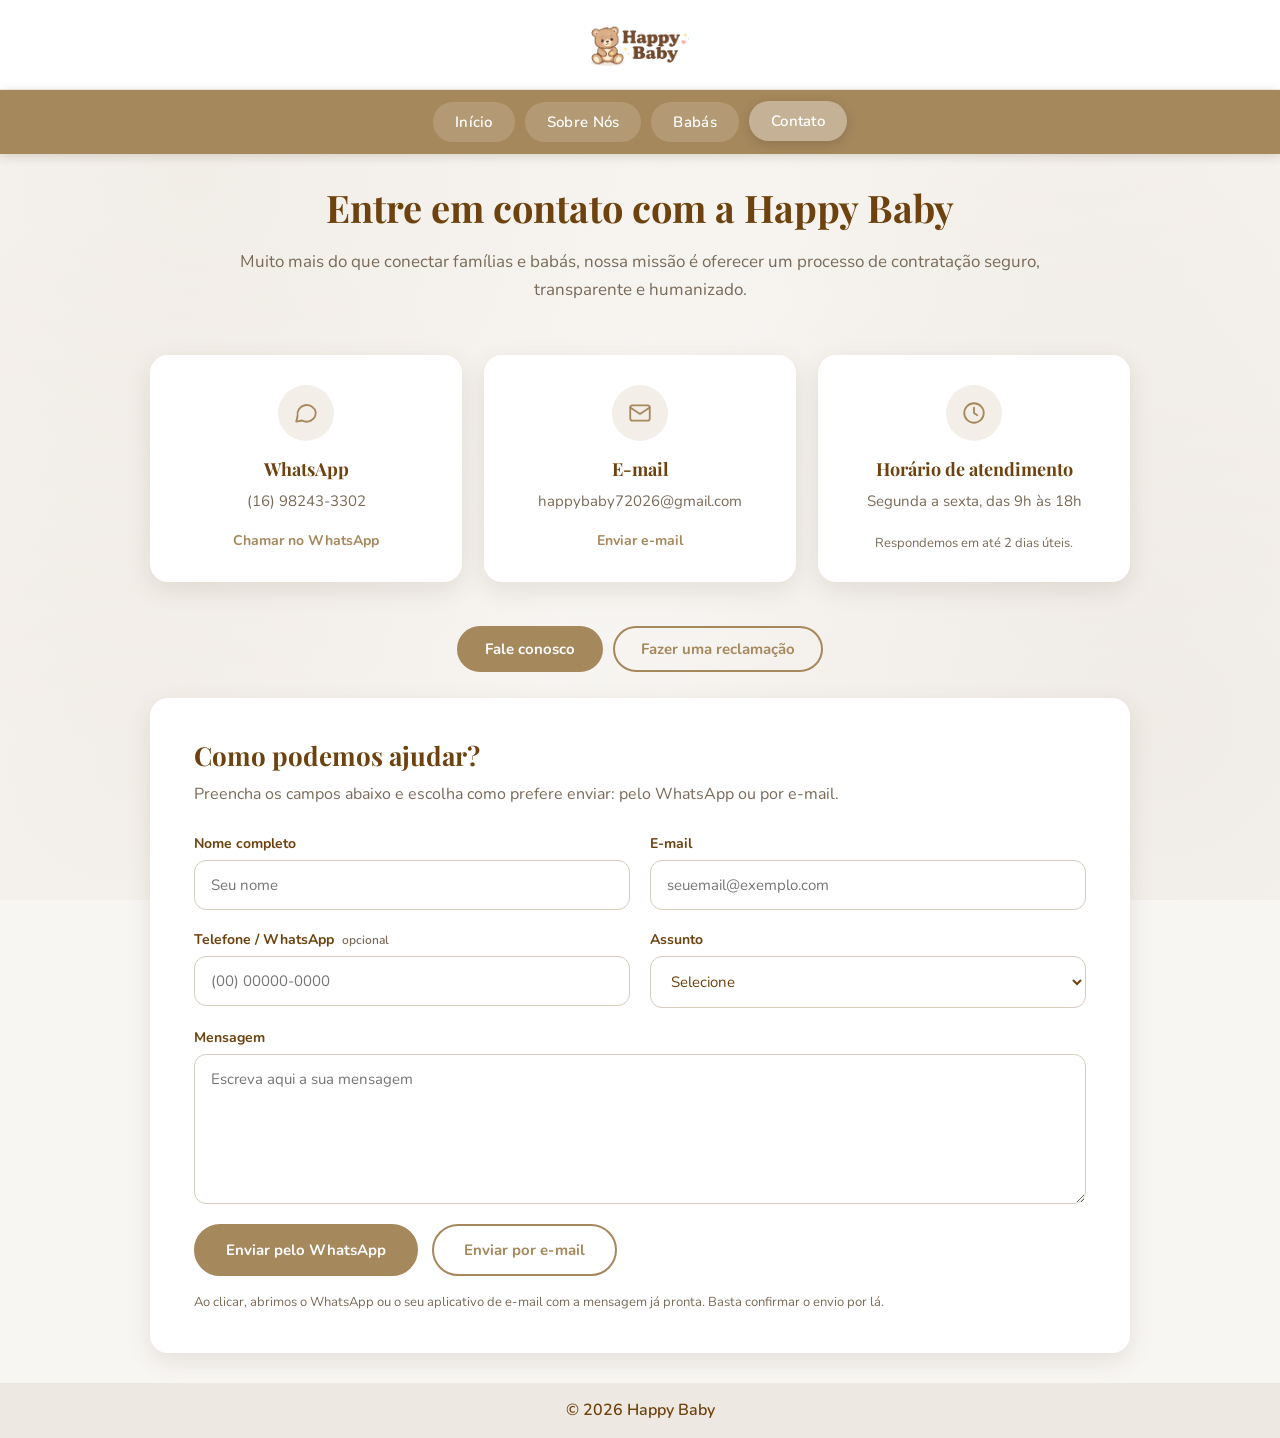
<file: contato.html>
<!DOCTYPE html>
<html lang="pt-BR">
<head>
    <meta charset="UTF-8">
    <meta name="viewport" content="width=device-width, initial-scale=1.0">
    <title>Contato — Happy Baby</title>
    <meta name="description" content="Fale com a equipe Happy Baby pelo WhatsApp ou e-mail, ou registre uma reclamação.">
    <link rel="preconnect" href="https://fonts.googleapis.com">
    <link href="https://fonts.googleapis.com/css2?family=Playfair+Display:wght@500;700&family=Nunito:wght@400;600;700&display=swap" rel="stylesheet">
    <link rel="stylesheet" href="styles.css">
    <link rel="stylesheet" href="contato.css">
</head>
<body>

    <header>
        <img src="imgs/logo.png" alt="Happy Baby Logo" class="logo">
    </header>

    <nav>
        <a href="index.html" class="nav-btn">Início</a>
        <a href="sobre-nos.html" class="nav-btn">Sobre Nós</a>
        <a href="baba.html" class="nav-btn">Babás</a>
        <a href="contato.html" class="nav-btn ativo">Contato</a>
    </nav>

    <main>

<section class="pagina-contato">

    <div class="banner-contato">

        <h1>Entre em contato com a Happy Baby</h1>

        <p>
            Muito mais do que conectar famílias e babás, nossa missão é oferecer
            um processo de contratação seguro, transparente e humanizado.
        </p>

    </div>

    <div class="ct-container">

        <!-- ===== CANAIS DE ATENDIMENTO ===== -->
        <div class="ct-canais">

            <div class="ct-canal">
                <div class="ct-canal-icone">
                    <svg viewBox="0 0 24 24" fill="none" stroke="currentColor" stroke-width="1.7" stroke-linecap="round" stroke-linejoin="round" aria-hidden="true">
                        <path d="M21 11.5a8.5 8.5 0 0 1-12.6 7.4L3 20l1.2-5A8.5 8.5 0 1 1 21 11.5z"/>
                    </svg>
                </div>
                <h3>WhatsApp</h3>
                <p data-ct="whatsapp-exibicao"></p>
                <a id="ctLinkWhatsApp" class="ct-canal-link" href="#" target="_blank" rel="noopener">Chamar no WhatsApp</a>
            </div>

            <div class="ct-canal">
                <div class="ct-canal-icone">
                    <svg viewBox="0 0 24 24" fill="none" stroke="currentColor" stroke-width="1.7" stroke-linecap="round" stroke-linejoin="round" aria-hidden="true">
                        <rect x="3" y="5" width="18" height="14" rx="2"/>
                        <path d="M3 7l9 6 9-6"/>
                    </svg>
                </div>
                <h3>E-mail</h3>
                <p data-ct="email-exibicao"></p>
                <a id="ctLinkEmail" class="ct-canal-link" href="#">Enviar e-mail</a>
            </div>

            <div class="ct-canal">
                <div class="ct-canal-icone">
                    <svg viewBox="0 0 24 24" fill="none" stroke="currentColor" stroke-width="1.7" stroke-linecap="round" stroke-linejoin="round" aria-hidden="true">
                        <circle cx="12" cy="12" r="9"/>
                        <path d="M12 7v5l3 2"/>
                    </svg>
                </div>
                <h3>Horário de atendimento</h3>
                <p data-ct="horario"></p>
                <span class="ct-canal-nota">Respondemos em até 2 dias úteis.</span>
            </div>

        </div>

        <!-- ===== ABAS ===== -->
        <div class="ct-abas" role="tablist">
            <button type="button" class="ct-aba ct-aba-ativa" role="tab" aria-selected="true" data-aba="contato" onclick="ctTrocarAba('contato')">Fale conosco</button>
            <button type="button" class="ct-aba" role="tab" aria-selected="false" data-aba="reclamacao" onclick="ctTrocarAba('reclamacao')">Fazer uma reclamação</button>
        </div>

        <!-- ===== PAINEL: FALE CONOSCO ===== -->
        <div class="ct-painel" id="ctPainelContato">

            <h2>Como podemos ajudar?</h2>
            <p class="ct-painel-texto">
                Preencha os campos abaixo e escolha como prefere enviar:
                pelo WhatsApp ou por e-mail.
            </p>

            <form class="ct-form" id="ctFormContato" onsubmit="return false;">

                <div class="ct-linha">
                    <div class="ct-campo">
                        <label for="ctNome">Nome completo</label>
                        <input type="text" id="ctNome" placeholder="Seu nome" required>
                    </div>
                    <div class="ct-campo">
                        <label for="ctEmail">E-mail</label>
                        <input type="email" id="ctEmail" placeholder="seuemail@exemplo.com" required>
                    </div>
                </div>

                <div class="ct-linha">
                    <div class="ct-campo">
                        <label for="ctTelefone">Telefone / WhatsApp <span class="ct-opcional">opcional</span></label>
                        <input type="tel" id="ctTelefone" placeholder="(00) 00000-0000" maxlength="15" oninput="ctMascaraTelefone(this)">
                    </div>
                    <div class="ct-campo">
                        <label for="ctAssunto">Assunto</label>
                        <select id="ctAssunto" required>
                            <option value="" selected disabled>Selecione</option>
                            <option>Dúvida sobre contratar uma babá</option>
                            <option>Dúvida sobre me cadastrar como babá</option>
                            <option>Acompanhar uma solicitação</option>
                            <option>Sugestão</option>
                            <option>Outro assunto</option>
                        </select>
                    </div>
                </div>

                <div class="ct-campo">
                    <label for="ctMensagem">Mensagem</label>
                    <textarea id="ctMensagem" rows="6" placeholder="Escreva aqui a sua mensagem" required></textarea>
                </div>

                <div class="ct-botoes">
                    <button type="button" class="ct-btn ct-btn-primario" onclick="ctEnviar('contato', 'whatsapp')">Enviar pelo WhatsApp</button>
                    <button type="button" class="ct-btn ct-btn-secundario" onclick="ctEnviar('contato', 'email')">Enviar por e-mail</button>
                </div>

                <p class="ct-nota">
                    Ao clicar, abrimos o WhatsApp ou o seu aplicativo de e-mail com a mensagem
                    já pronta. Basta confirmar o envio por lá.
                </p>

                <div class="ct-aviso" id="ctAvisoContato" hidden></div>

            </form>

        </div>

        <!-- ===== PAINEL: RECLAMAÇÃO ===== -->
        <div class="ct-painel" id="ctPainelReclamacao" hidden>

            <h2>Registrar uma reclamação</h2>
            <p class="ct-painel-texto">
                Queremos saber quando algo não saiu como esperado. Toda reclamação
                é analisada pela nossa equipe com seriedade e sigilo.
            </p>

            <div class="ct-alerta">
                <strong>Situação de risco imediato envolvendo uma criança?</strong>
                Ligue 190 (Polícia Militar) ou 192 (SAMU). Para denunciar violação
                de direitos de crianças e adolescentes, o Disque 100 funciona 24 horas.
            </div>

            <form class="ct-form" id="ctFormReclamacao" onsubmit="return false;">

                <div class="ct-linha">
                    <div class="ct-campo">
                        <label for="rcNome">Nome completo</label>
                        <input type="text" id="rcNome" placeholder="Seu nome" required>
                    </div>
                    <div class="ct-campo">
                        <label for="rcEmail">E-mail</label>
                        <input type="email" id="rcEmail" placeholder="seuemail@exemplo.com" required>
                    </div>
                </div>

                <div class="ct-linha">
                    <div class="ct-campo">
                        <label for="rcTelefone">Telefone / WhatsApp</label>
                        <input type="tel" id="rcTelefone" placeholder="(00) 00000-0000" maxlength="15" oninput="ctMascaraTelefone(this)" required>
                    </div>
                    <div class="ct-campo">
                        <label for="rcTipo">Tipo de reclamação</label>
                        <select id="rcTipo" required>
                            <option value="" selected disabled>Selecione</option>
                            <option>Atendimento da equipe Happy Baby</option>
                            <option>Conduta de uma profissional</option>
                            <option>Problema em uma contratação</option>
                            <option>Problema no meu cadastro</option>
                            <option>Privacidade e proteção de dados</option>
                            <option>Outro</option>
                        </select>
                    </div>
                </div>

                <div class="ct-linha">
                    <div class="ct-campo">
                        <label for="rcProfissional">Profissional envolvida <span class="ct-opcional">opcional</span></label>
                        <input type="text" id="rcProfissional" placeholder="Nome da babá, se for o caso">
                    </div>
                    <div class="ct-campo">
                        <label for="rcData">Data do ocorrido <span class="ct-opcional">opcional</span></label>
                        <input type="date" id="rcData">
                    </div>
                </div>

                <div class="ct-campo">
                    <label for="rcDescricao">Descreva o que aconteceu</label>
                    <textarea id="rcDescricao" rows="7" placeholder="Conte com o máximo de detalhes possível: o que aconteceu, quando e como podemos ajudar." required></textarea>
                </div>

                <label class="ct-aceite">
                    <input type="checkbox" id="rcAceite" required>
                    Declaro que as informações acima são verdadeiras.
                </label>

                <div class="ct-botoes">
                    <button type="button" class="ct-btn ct-btn-primario" onclick="ctEnviar('reclamacao', 'whatsapp')">Enviar pelo WhatsApp</button>
                    <button type="button" class="ct-btn ct-btn-secundario" onclick="ctEnviar('reclamacao', 'email')">Enviar por e-mail</button>
                </div>

                <p class="ct-nota">
                    Ao clicar, geramos um número de protocolo e abrimos o WhatsApp ou o seu
                    aplicativo de e-mail com a reclamação pronta. Basta confirmar o envio por lá.
                </p>

                <div class="ct-aviso ct-aviso-protocolo" id="ctAvisoReclamacao" hidden></div>

            </form>

        </div>

    </div>

</section>

</main>

    <footer>
        <p>© 2026 Happy Baby</p>
    </footer>

    <script src="script.js"></script>
    <script src="contato.js"></script>
</body>
</html>
</file>
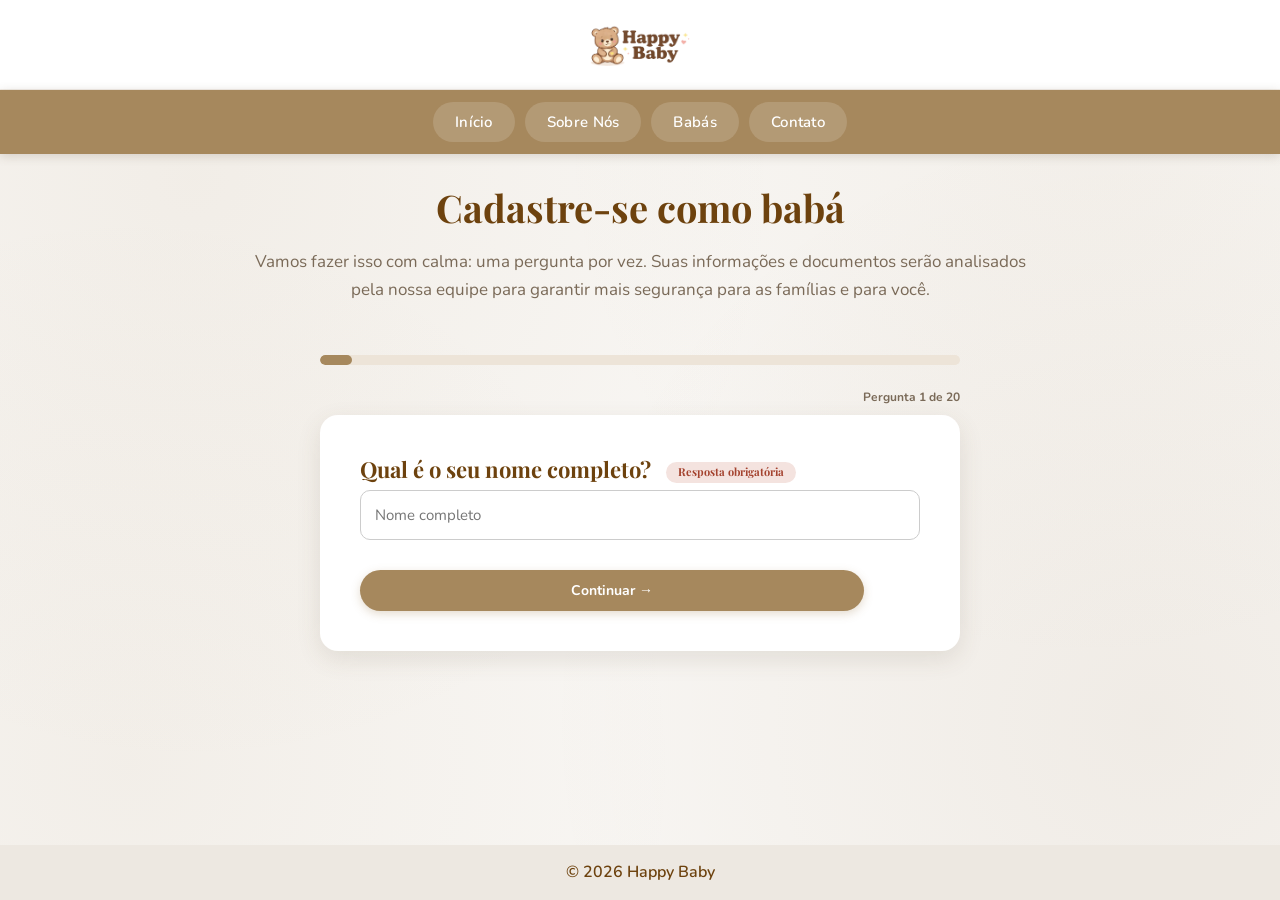
<file: quero-ser-baba.html>
<!DOCTYPE html>
<html lang="pt-BR">
<head>

    <meta charset="UTF-8">
    <meta name="viewport" content="width=device-width, initial-scale=1.0">
    <title>Quero ser Babá | Happy Baby</title>
    <meta name="description" content="Cadastre-se como babá na Happy Baby.">

    <link rel="preconnect" href="https://fonts.googleapis.com">
    <link href="https://fonts.googleapis.com/css2?family=Playfair+Display:wght@500;700&family=Nunito:wght@400;600;700&display=swap" rel="stylesheet">
    <link rel="stylesheet" href="styles.css">

</head>
<body>

<header>
    <img src="imgs/logo.png" alt="Happy Baby Logo" class="logo">
</header>

<nav>
    <a href="index.html" class="nav-btn">Início</a>
    <a href="sobre-nos.html" class="nav-btn">Sobre Nós</a>
    <a href="baba.html" class="nav-btn">Babás</a>
    <a href="contato.html" class="nav-btn">Contato</a>
</nav>

<main>

<section class="pagina-contratar">

    <div class="banner-contato">
        <h1>Cadastre-se como babá</h1>
        <p>
            Vamos fazer isso com calma: uma pergunta por vez.
            Suas informações e documentos serão analisados pela nossa equipe
            para garantir mais segurança para as famílias e para você.
        </p>
    </div>

    <div class="progresso-perguntas">
        <div class="barra-progresso">
            <div class="progresso" id="barraProgressoBaba"></div>
        </div>
        <span class="progresso-texto" id="progressoTextoBaba"></span>
    </div>

    <div class="wizard-perguntas" id="wizardBaba">

        <!-- 1 -->
        <div class="etapa pergunta" id="perguntaBaba1">
            <h2 class="pergunta-titulo">Qual é o seu nome completo?
                <span class="tag-pergunta tag-obrigatoria">Resposta obrigatória</span>
            </h2>
            <div class="pergunta-campo">
                <input type="text" id="nomeBaba" placeholder="Nome completo" required>
            </div>
            <div class="linha-form pergunta-botoes">
                <button type="button" class="btn-contratar" onclick="proximaPerguntaBaba()">Continuar →</button>
            </div>
        </div>

        <!-- 2 -->
        <div class="etapa pergunta" id="perguntaBaba2">
            <h2 class="pergunta-titulo">Qual é o seu CPF?
                <span class="tag-pergunta tag-obrigatoria">Resposta obrigatória</span>
            </h2>
            <div class="pergunta-campo">
                <input type="text" id="cpfBaba" placeholder="000.000.000-00" maxlength="14" oninput="aplicarMascaraCPF(this)" required>
            </div>
            <div class="linha-form pergunta-botoes">
                <button type="button" class="btn-voltar" onclick="voltarPerguntaBaba()">← Voltar</button>
                <button type="button" class="btn-contratar" onclick="proximaPerguntaBaba()">Continuar →</button>
            </div>
        </div>

        <!-- 3 -->
        <div class="etapa pergunta" id="perguntaBaba3">
            <h2 class="pergunta-titulo">Qual é a sua data de nascimento?
                <span class="tag-pergunta tag-obrigatoria">Resposta obrigatória</span>
            </h2>
            <div class="pergunta-campo">
                <input type="date" id="nascimentoBaba" required>
            </div>
            <div class="linha-form pergunta-botoes">
                <button type="button" class="btn-voltar" onclick="voltarPerguntaBaba()">← Voltar</button>
                <button type="button" class="btn-contratar" onclick="proximaPerguntaBaba()">Continuar →</button>
            </div>
        </div>

        <!-- 4 -->
        <div class="etapa pergunta" id="perguntaBaba4">
            <h2 class="pergunta-titulo">Qual o melhor telefone / WhatsApp para contato?
                <span class="tag-pergunta tag-obrigatoria">Resposta obrigatória</span>
            </h2>
            <div class="pergunta-campo">
                <input type="tel" id="telefoneBaba" placeholder="(00) 00000-0000" maxlength="15" oninput="aplicarMascaraTelefone(this)" required>
            </div>
            <div class="linha-form pergunta-botoes">
                <button type="button" class="btn-voltar" onclick="voltarPerguntaBaba()">← Voltar</button>
                <button type="button" class="btn-contratar" onclick="proximaPerguntaBaba()">Continuar →</button>
            </div>
        </div>

        <!-- 5 -->
        <div class="etapa pergunta" id="perguntaBaba5">
            <h2 class="pergunta-titulo">Qual o seu e-mail?
                <span class="tag-pergunta tag-obrigatoria">Resposta obrigatória</span>
            </h2>
            <div class="pergunta-campo">
                <input type="email" id="emailBaba" placeholder="E-mail" required>
            </div>
            <div class="linha-form pergunta-botoes">
                <button type="button" class="btn-voltar" onclick="voltarPerguntaBaba()">← Voltar</button>
                <button type="button" class="btn-contratar" onclick="proximaPerguntaBaba()">Continuar →</button>
            </div>
        </div>

        <!-- 6 — ENDEREÇO AGRUPADO -->
        <div class="etapa pergunta" id="perguntaBaba6">
            <h2 class="pergunta-titulo">Onde você mora?
                <span class="tag-pergunta tag-obrigatoria">Resposta obrigatória</span>
            </h2>
            <div class="linha-form">
                <input type="text" id="cidadeBaba" placeholder="Cidade" required>
                <input type="text" id="estadoBaba" placeholder="Estado" required>
            </div>
            <div class="linha-form">
                <input type="text" id="enderecoBaba" placeholder="Endereço" required>
                <input type="text" id="cepBaba" placeholder="CEP" maxlength="9" oninput="aplicarMascaraCEP(this)" required>
            </div>
            <div class="linha-form pergunta-botoes">
                <button type="button" class="btn-voltar" onclick="voltarPerguntaBaba()">← Voltar</button>
                <button type="button" class="btn-contratar" onclick="proximaPerguntaBaba()">Continuar →</button>
            </div>
        </div>

        <!-- 7 -->
        <div class="etapa pergunta" id="perguntaBaba7">
            <h2 class="pergunta-titulo">Há quanto tempo você trabalha como babá?
                <span class="tag-pergunta tag-obrigatoria">Resposta obrigatória</span>
            </h2>
            <div class="pergunta-campo">
                <select id="experienciaBaba" required>
                    <option selected disabled value="">Selecione</option>
                    <option>Menos de 1 ano</option>
                    <option>1 a 2 anos</option>
                    <option>3 a 5 anos</option>
                    <option>6 a 10 anos</option>
                    <option>Mais de 10 anos</option>
                </select>
            </div>
            <div class="linha-form pergunta-botoes">
                <button type="button" class="btn-voltar" onclick="voltarPerguntaBaba()">← Voltar</button>
                <button type="button" class="btn-contratar" onclick="proximaPerguntaBaba()">Continuar →</button>
            </div>
        </div>

        <!-- 8 -->
        <div class="etapa pergunta" id="perguntaBaba8">
            <h2 class="pergunta-titulo">Qual o valor pretendido por hora?
                <span class="tag-pergunta tag-obrigatoria">Resposta obrigatória</span>
            </h2>
            <div class="pergunta-campo">
                <input type="text" id="valorHoraBaba" placeholder="Valor em R$" required>
            </div>
            <div class="linha-form pergunta-botoes">
                <button type="button" class="btn-voltar" onclick="voltarPerguntaBaba()">← Voltar</button>
                <button type="button" class="btn-contratar" onclick="proximaPerguntaBaba()">Continuar →</button>
            </div>
        </div>

        <!-- 9 -->
        <div class="etapa pergunta" id="perguntaBaba9">
            <h2 class="pergunta-titulo">Quais faixas etárias você atende?
                <span class="tag-pergunta tag-opcional">Opcional</span>
            </h2>
            <div class="dias">
                <label><input type="checkbox" name="faixaEtaria" value="Recém-nascido"> Recém-nascido</label>
                <label><input type="checkbox" name="faixaEtaria" value="0 a 2 anos"> 0 a 2 anos</label>
                <label><input type="checkbox" name="faixaEtaria" value="3 a 5 anos"> 3 a 5 anos</label>
                <label><input type="checkbox" name="faixaEtaria" value="6 a 10 anos"> 6 a 10 anos</label>
                <label><input type="checkbox" name="faixaEtaria" value="Acima de 10 anos"> Acima de 10 anos</label>
            </div>
            <div class="linha-form pergunta-botoes">
                <button type="button" class="btn-voltar" onclick="voltarPerguntaBaba()">← Voltar</button>
                <button type="button" class="btn-contratar" onclick="proximaPerguntaBaba()">Continuar →</button>
            </div>
        </div>

        <!-- 10 -->
        <div class="etapa pergunta" id="perguntaBaba10">
            <h2 class="pergunta-titulo">Quais cursos e certificações você possui?
                <span class="tag-pergunta tag-opcional">Opcional</span>
            </h2>
            <div class="dias">
                <label><input type="checkbox" name="cursoBaba" value="Primeiros Socorros"> Primeiros Socorros</label>
                <label><input type="checkbox" name="cursoBaba" value="Recreação Infantil"> Recreação Infantil</label>
                <label><input type="checkbox" name="cursoBaba" value="Pedagogia"> Pedagogia</label>
                <label><input type="checkbox" name="cursoBaba" value="Enfermagem"> Enfermagem</label>
                <label><input type="checkbox" name="cursoBaba" value="Cuidados com bebês"> Cuidados com bebês</label>
                <label><input type="checkbox" name="cursoBaba" value="Outro"> Outro</label>
            </div>
            <div class="linha-form pergunta-botoes">
                <button type="button" class="btn-voltar" onclick="voltarPerguntaBaba()">← Voltar</button>
                <button type="button" class="btn-contratar" onclick="proximaPerguntaBaba()">Continuar →</button>
            </div>
        </div>

        <!-- 11 — CALENDÁRIO DE DISPONIBILIDADE -->
        <div class="etapa pergunta" id="perguntaBaba11">
            <h2 class="pergunta-titulo">Quais dias e períodos você tem disponibilidade?
                <span class="tag-pergunta tag-opcional">Opcional</span>
            </h2>
            <p class="texto-etapa">Marque todos os dias e períodos em que você está disponível.</p>

            <div class="calendario-disponibilidade">
                <table class="tabela-disponibilidade">
                    <tr>
                        <th>Dia da Semana</th>
                        <th>Manhã</th>
                        <th>Tarde</th>
                        <th>Noite</th>
                    </tr>
                    <tr>
                        <td>Segunda-feira</td>
                        <td><input type="checkbox" name="segunda_manha" value="segunda_manha"></td>
                        <td><input type="checkbox" name="segunda_tarde" value="segunda_tarde"></td>
                        <td><input type="checkbox" name="segunda_noite" value="segunda_noite"></td>
                    </tr>
                    <tr>
                        <td>Terça-feira</td>
                        <td><input type="checkbox" name="terca_manha" value="terca_manha"></td>
                        <td><input type="checkbox" name="terca_tarde" value="terca_tarde"></td>
                        <td><input type="checkbox" name="terca_noite" value="terca_noite"></td>
                    </tr>
                    <tr>
                        <td>Quarta-feira</td>
                        <td><input type="checkbox" name="quarta_manha" value="quarta_manha"></td>
                        <td><input type="checkbox" name="quarta_tarde" value="quarta_tarde"></td>
                        <td><input type="checkbox" name="quarta_noite" value="quarta_noite"></td>
                    </tr>
                    <tr>
                        <td>Quinta-feira</td>
                        <td><input type="checkbox" name="quinta_manha" value="quinta_manha"></td>
                        <td><input type="checkbox" name="quinta_tarde" value="quinta_tarde"></td>
                        <td><input type="checkbox" name="quinta_noite" value="quinta_noite"></td>
                    </tr>
                    <tr>
                        <td>Sexta-feira</td>
                        <td><input type="checkbox" name="sexta_manha" value="sexta_manha"></td>
                        <td><input type="checkbox" name="sexta_tarde" value="sexta_tarde"></td>
                        <td><input type="checkbox" name="sexta_noite" value="sexta_noite"></td>
                    </tr>
                    <tr>
                        <td>Sábado</td>
                        <td><input type="checkbox" name="sabado_manha" value="sabado_manha"></td>
                        <td><input type="checkbox" name="sabado_tarde" value="sabado_tarde"></td>
                        <td><input type="checkbox" name="sabado_noite" value="sabado_noite"></td>
                    </tr>
                    <tr>
                        <td>Domingo</td>
                        <td><input type="checkbox" name="domingo_manha" value="domingo_manha"></td>
                        <td><input type="checkbox" name="domingo_tarde" value="domingo_tarde"></td>
                        <td><input type="checkbox" name="domingo_noite" value="domingo_noite"></td>
                    </tr>
                </table>
            </div>

            <div class="linha-form pergunta-botoes">
                <button type="button" class="btn-voltar" onclick="voltarPerguntaBaba()">← Voltar</button>
                <button type="button" class="btn-contratar" onclick="proximaPerguntaBaba()">Continuar →</button>
            </div>
        </div>

        <!-- 12 -->
        <div class="etapa pergunta" id="perguntaBaba12">
            <h2 class="pergunta-titulo">Conte um pouco sobre você e sua experiência com crianças.
                <span class="tag-pergunta tag-opcional">Opcional</span>
            </h2>
            <div class="pergunta-campo">
                <textarea id="sobreBaba" rows="6" placeholder="Escreva aqui..."></textarea>
            </div>
            <div class="linha-form pergunta-botoes">
                <button type="button" class="btn-voltar" onclick="voltarPerguntaBaba()">← Voltar</button>
                <button type="button" class="btn-contratar" onclick="proximaPerguntaBaba()">Continuar →</button>
            </div>
        </div>

        <!-- 13 -->
        <div class="etapa pergunta" id="perguntaBaba13">
            <h2 class="pergunta-titulo">Como você gosta de trabalhar?
                <span class="tag-pergunta tag-opcional">Opcional</span>
            </h2>
            <p class="texto-etapa">Conte sobre sua rotina, como se comunica com a família e como lida com imprevistos.</p>
            <div class="pergunta-campo">
                <textarea id="estiloTrabalhoBaba" rows="6" placeholder="Escreva aqui..."></textarea>
            </div>
            <div class="linha-form pergunta-botoes">
                <button type="button" class="btn-voltar" onclick="voltarPerguntaBaba()">← Voltar</button>
                <button type="button" class="btn-contratar" onclick="proximaPerguntaBaba()">Continuar →</button>
            </div>
        </div>

        <!-- 14 -->
        <div class="etapa pergunta" id="perguntaBaba14">
            <h2 class="pergunta-titulo">Envie uma foto ou PDF do seu RG e CPF.
                <span class="tag-pergunta tag-obrigatoria">Resposta obrigatória</span>
            </h2>
            <div class="upload-item">
                <input type="file" id="arquivoRG" accept=".pdf,.jpg,.jpeg,.png"
                    onchange="mostrarNomeArquivo('arquivoRG','nomeArquivoRG')" required>
                <span class="nome-arquivo" id="nomeArquivoRG">Nenhum arquivo selecionado</span>
            </div>
            <div class="linha-form pergunta-botoes">
                <button type="button" class="btn-voltar" onclick="voltarPerguntaBaba()">← Voltar</button>
                <button type="button" class="btn-contratar" onclick="proximaPerguntaBaba()">Continuar →</button>
            </div>
        </div>

        <!-- 15 -->
        <div class="etapa pergunta" id="perguntaBaba15">
            <h2 class="pergunta-titulo">Envie sua Certidão de Antecedentes Criminais — Estadual.
                <span class="tag-pergunta tag-obrigatoria">Resposta obrigatória</span>
            </h2>
            <div class="upload-item">
                <input type="file" id="arquivoAntecedenteEstadual" accept=".pdf"
                    onchange="mostrarNomeArquivo('arquivoAntecedenteEstadual','nomeArquivoAntecedenteEst')" required>
                <span class="nome-arquivo" id="nomeArquivoAntecedenteEst">Nenhum arquivo selecionado</span>
            </div>
            <div class="linha-form pergunta-botoes">
                <button type="button" class="btn-voltar" onclick="voltarPerguntaBaba()">← Voltar</button>
                <button type="button" class="btn-contratar" onclick="proximaPerguntaBaba()">Continuar →</button>
            </div>
        </div>

        <!-- 16 -->
        <div class="etapa pergunta" id="perguntaBaba16">
            <h2 class="pergunta-titulo">Envie sua Certidão de Antecedentes Criminais — Federal.
                <span class="tag-pergunta tag-obrigatoria">Resposta obrigatória</span>
            </h2>
            <div class="upload-item">
                <input type="file" id="arquivoAntecedenteFederal" accept=".pdf"
                    onchange="mostrarNomeArquivo('arquivoAntecedenteFederal','nomeArquivoAntecedenteF')" required>
                <span class="nome-arquivo" id="nomeArquivoAntecedenteF">Nenhum arquivo selecionado</span>
            </div>
            <div class="linha-form pergunta-botoes">
                <button type="button" class="btn-voltar" onclick="voltarPerguntaBaba()">← Voltar</button>
                <button type="button" class="btn-contratar" onclick="proximaPerguntaBaba()">Continuar →</button>
            </div>
        </div>

        <!-- 17 -->
        <div class="etapa pergunta" id="perguntaBaba17">
            <h2 class="pergunta-titulo">Tem certificados de cursos? Envie aqui.
                <span class="tag-pergunta tag-opcional">Opcional</span>
            </h2>
            <p class="texto-etapa">Primeiros socorros, recreação infantil, e outros que você tenha.</p>
            <div class="upload-item">
                <input type="file" id="arquivoCertificados" accept=".pdf,.jpg,.jpeg,.png" multiple
                    onchange="mostrarNomeArquivo('arquivoCertificados','nomeArquivoCertificados')">
                <span class="nome-arquivo" id="nomeArquivoCertificados">Nenhum arquivo selecionado</span>
            </div>
            <div class="linha-form pergunta-botoes">
                <button type="button" class="btn-voltar" onclick="voltarPerguntaBaba()">← Voltar</button>
                <button type="button" class="btn-contratar" onclick="proximaPerguntaBaba()">Continuar →</button>
            </div>
        </div>

        <!-- 18 -->
        <div class="etapa pergunta" id="perguntaBaba18">
            <h2 class="pergunta-titulo">Envie um comprovante de residência.
                <span class="tag-pergunta tag-obrigatoria">Resposta obrigatória</span>
            </h2>
            <div class="upload-item">
                <input type="file" id="arquivoComprovante" accept=".pdf,.jpg,.jpeg,.png"
                    onchange="mostrarNomeArquivo('arquivoComprovante','nomeArquivoComprovante')" required>
                <span class="nome-arquivo" id="nomeArquivoComprovante">Nenhum arquivo selecionado</span>
            </div>
            <div class="linha-form pergunta-botoes">
                <button type="button" class="btn-voltar" onclick="voltarPerguntaBaba()">← Voltar</button>
                <button type="button" class="btn-contratar" onclick="proximaPerguntaBaba()">Continuar →</button>
            </div>
        </div>

        <!-- 19 -->
        <div class="etapa pergunta" id="perguntaBaba19">
            <h2 class="pergunta-titulo">Envie uma foto de perfil.
                <span class="tag-pergunta tag-obrigatoria">Resposta obrigatória</span>
            </h2>
            <div class="upload-item">
                <input type="file" id="arquivoFoto" accept=".jpg,.jpeg,.png"
                    onchange="mostrarNomeArquivo('arquivoFoto','nomeArquivoFoto')" required>
                <span class="nome-arquivo" id="nomeArquivoFoto">Nenhum arquivo selecionado</span>
            </div>
            <div class="linha-form pergunta-botoes">
                <button type="button" class="btn-voltar" onclick="voltarPerguntaBaba()">← Voltar</button>
                <button type="button" class="btn-contratar" onclick="proximaPerguntaBaba()">Continuar →</button>
            </div>
        </div>

        <!-- 20 — REVISÃO FINAL -->
        <div class="etapa pergunta" id="perguntaBaba20">

            <h2 class="pergunta-titulo">Confira seu cadastro</h2>

            <p class="texto-etapa">
                Revise as informações antes de enviar. Clique no lápis ao lado
                de qualquer campo pra corrigir — você volta direto pra cá depois.
            </p>

            <div class="resumo-solicitacao">
                <h2>Seus dados</h2>
                <div class="resumo-item-grupo">
                    <div class="resumo-item">
                        <strong>Nome:</strong> <span id="resumoNomeBaba2"></span>
                        <button type="button" class="btn-edit" onclick="irParaPerguntaBaba(1)" title="Editar">✎</button>
                    </div>
                    <div class="resumo-item">
                        <strong>CPF:</strong> <span id="resumoCpfBaba"></span>
                        <button type="button" class="btn-edit" onclick="irParaPerguntaBaba(2)" title="Editar">✎</button>
                    </div>
                    <div class="resumo-item">
                        <strong>Cidade:</strong> <span id="resumoCidadeBaba2"></span>
                        <button type="button" class="btn-edit" onclick="irParaPerguntaBaba(6)" title="Editar">✎</button>
                    </div>
                    <div class="resumo-item">
                        <strong>Experiência:</strong> <span id="resumoExperienciaBaba2"></span>
                        <button type="button" class="btn-edit" onclick="irParaPerguntaBaba(7)" title="Editar">✎</button>
                    </div>
                    <div class="resumo-item">
                        <strong>Valor por hora:</strong> <span id="resumoValorBaba"></span>
                        <button type="button" class="btn-edit" onclick="irParaPerguntaBaba(8)" title="Editar">✎</button>
                    </div>
                    <div class="resumo-item">
                        <strong>Cursos:</strong> <span id="resumoCursosBaba"></span>
                        <button type="button" class="btn-edit" onclick="irParaPerguntaBaba(10)" title="Editar">✎</button>
                    </div>
                    <div class="resumo-item">
                        <strong>Dias e períodos disponíveis:</strong> <span id="resumoDiasBaba"></span>
                        <button type="button" class="btn-edit" onclick="irParaPerguntaBaba(11)" title="Editar">✎</button>
                    </div>
                    <div class="resumo-item">
                        <strong>Período:</strong> <span id="resumoPeriodoBaba"></span>
                        <button type="button" class="btn-edit" onclick="irParaPerguntaBaba(11)" title="Editar">✎</button>
                    </div>
                </div>
            </div>

            <div class="resumo-solicitacao">
                <h2>Documentos anexados</h2>
                <div class="resumo-item-grupo">
                    <div class="resumo-item">
                        <strong>RG/CPF:</strong> <span id="resumoDocRG"></span>
                        <button type="button" class="btn-edit" onclick="irParaPerguntaBaba(14)" title="Editar">✎</button>
                    </div>
                    <div class="resumo-item">
                        <strong>Antecedentes — Estadual:</strong> <span id="resumoDocAntecedenteEst"></span>
                        <button type="button" class="btn-edit" onclick="irParaPerguntaBaba(15)" title="Editar">✎</button>
                    </div>
                    <div class="resumo-item">
                        <strong>Antecedentes — Federal:</strong> <span id="resumoDocAntecedenteF"></span>
                        <button type="button" class="btn-edit" onclick="irParaPerguntaBaba(16)" title="Editar">✎</button>
                    </div>
                    <div class="resumo-item">
                        <strong>Certificados:</strong> <span id="resumoDocCertificados"></span>
                        <button type="button" class="btn-edit" onclick="irParaPerguntaBaba(17)" title="Editar">✎</button>
                    </div>
                    <div class="resumo-item">
                        <strong>Comprovante de residência:</strong> <span id="resumoDocComprovante"></span>
                        <button type="button" class="btn-edit" onclick="irParaPerguntaBaba(18)" title="Editar">✎</button>
                    </div>
                    <div class="resumo-item">
                        <strong>Foto de perfil:</strong> <span id="resumoDocFoto"></span>
                        <button type="button" class="btn-edit" onclick="irParaPerguntaBaba(19)" title="Editar">✎</button>
                    </div>
                </div>
            </div>

            <div class="termos">
                <h2>Declarações e Política de Privacidade</h2>

                <label class="aceite">
                    <input type="checkbox" required>
                    Confirmo que todas as informações e documentos fornecidos são verdadeiros.
                </label>

                <label class="aceite">
                    <input type="checkbox" required>
                    Estou ciente de que meu cadastro somente será ativado após a análise
                    e verificação dos documentos pela equipe Happy Baby.
                </label>

                <label class="aceite">
                    <input type="checkbox" required>
                    Autorizo a Happy Baby a utilizar meus dados e documentos exclusivamente
                    para fins de verificação e intermediação de contratações.
                </label>

                <label class="aceite">
                    <input type="checkbox" required>
                    Li e concordo com os <a href="termos.html" target="_blank">Termos de Uso e Política de Privacidade</a>.
                </label>
            </div>

            <div class="linha-form pergunta-botoes">
                <button type="button" class="btn-voltar" onclick="voltarPerguntaBaba()">← Voltar</button>
                <button type="button" class="btn-contratar" onclick="finalizarCadastroBaba()">Enviar cadastro</button>
            </div>

        </div>

    </div>

</section>

<!-- MENSAGEM DE SUCESSO -->
<section class="cadastro-sucesso" id="sucessoBaba">

    <div class="sucesso-box">

        <h1>Cadastro enviado com sucesso!</h1>

        <p>
            Recebemos seu cadastro e seus documentos, que já foram encaminhados
            para análise da equipe da <strong>Happy Baby</strong>.
        </p>

        <p>
            Vamos conferir suas informações, verificar seus documentos (RG, CPF,
            antecedentes criminais e certificados) e validar seu perfil antes da
            ativação do cadastro.
        </p>

        <p>
            <strong>O prazo médio para retorno é de até 5 dias úteis.</strong>
        </p>

        <p>
            Agradecemos por querer fazer parte da equipe Happy Baby.
        </p>

        <a href="index.html" class="btn-contratar">Voltar para a página inicial</a>

    </div>

</section>

</main>

<footer>
    <p>© 2026 Happy Baby</p>
</footer>

<script src="script.js"></script>
</body>
</html>
</file>
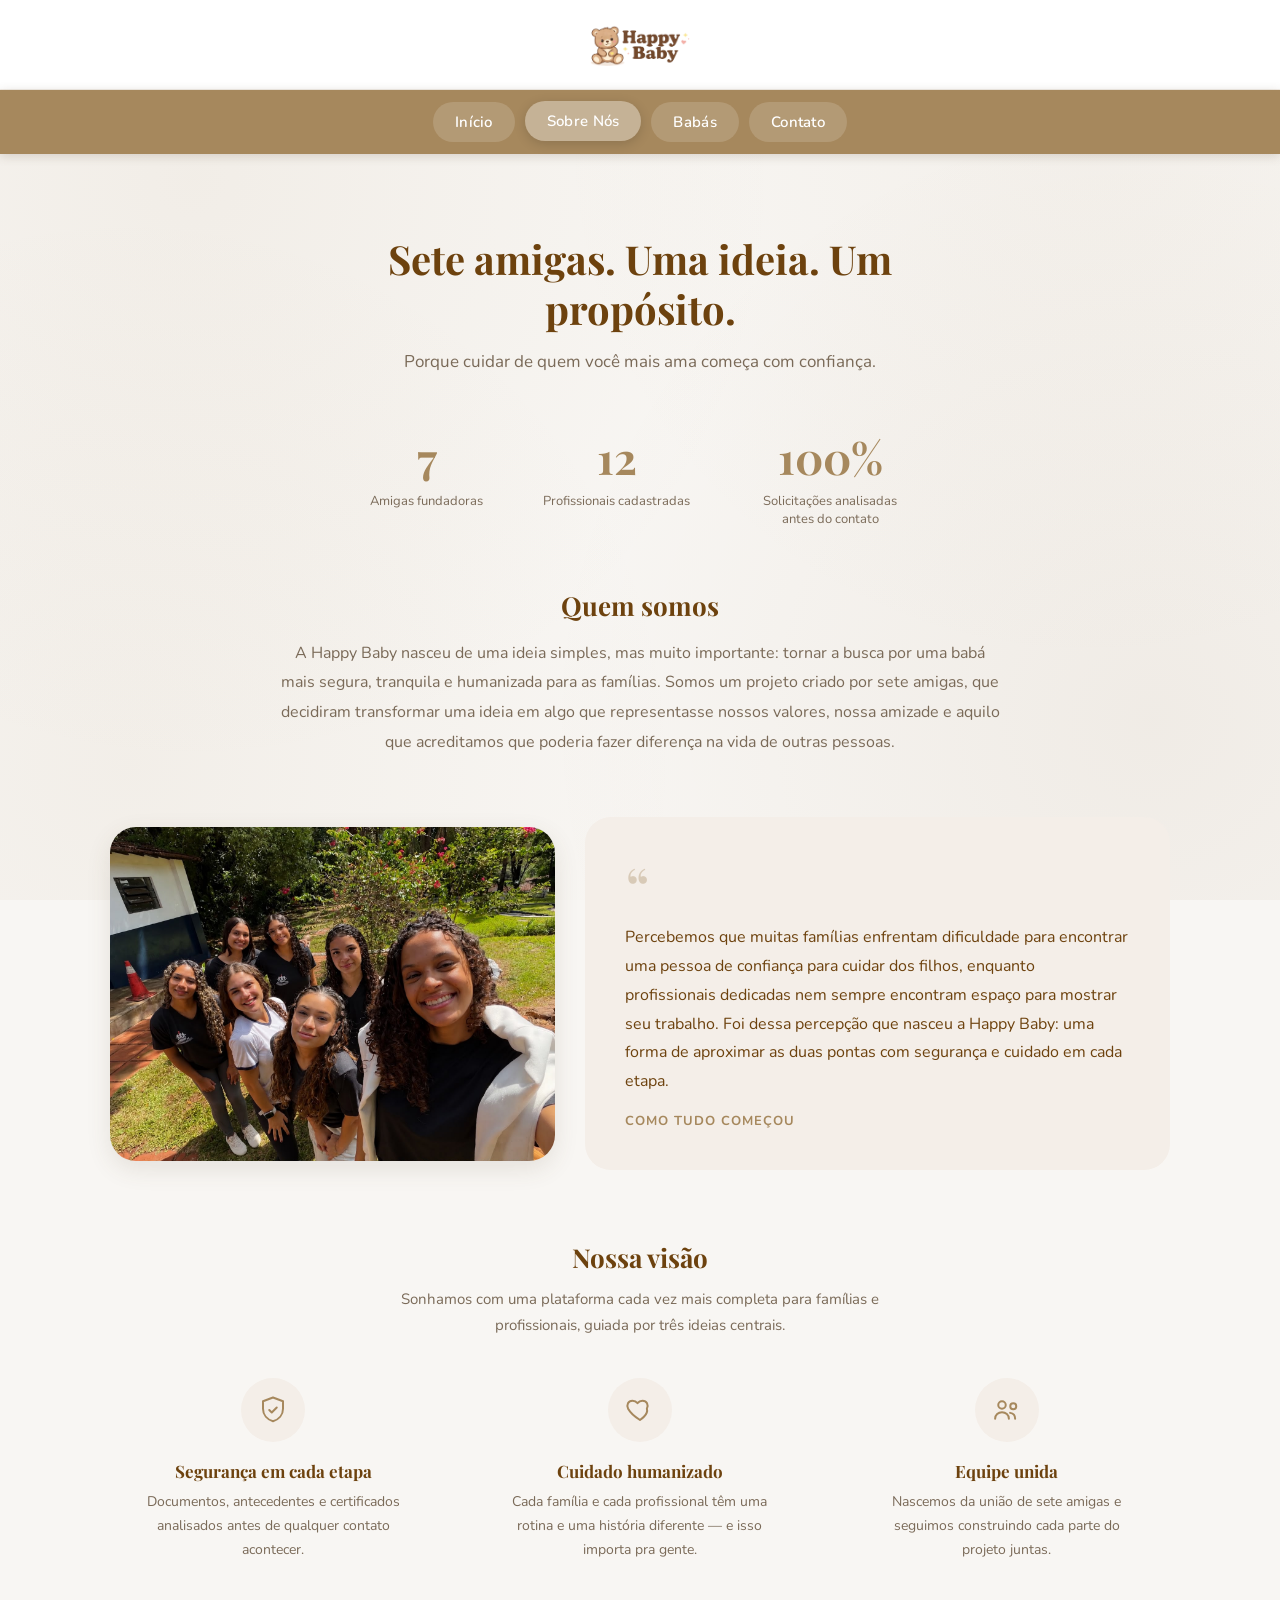
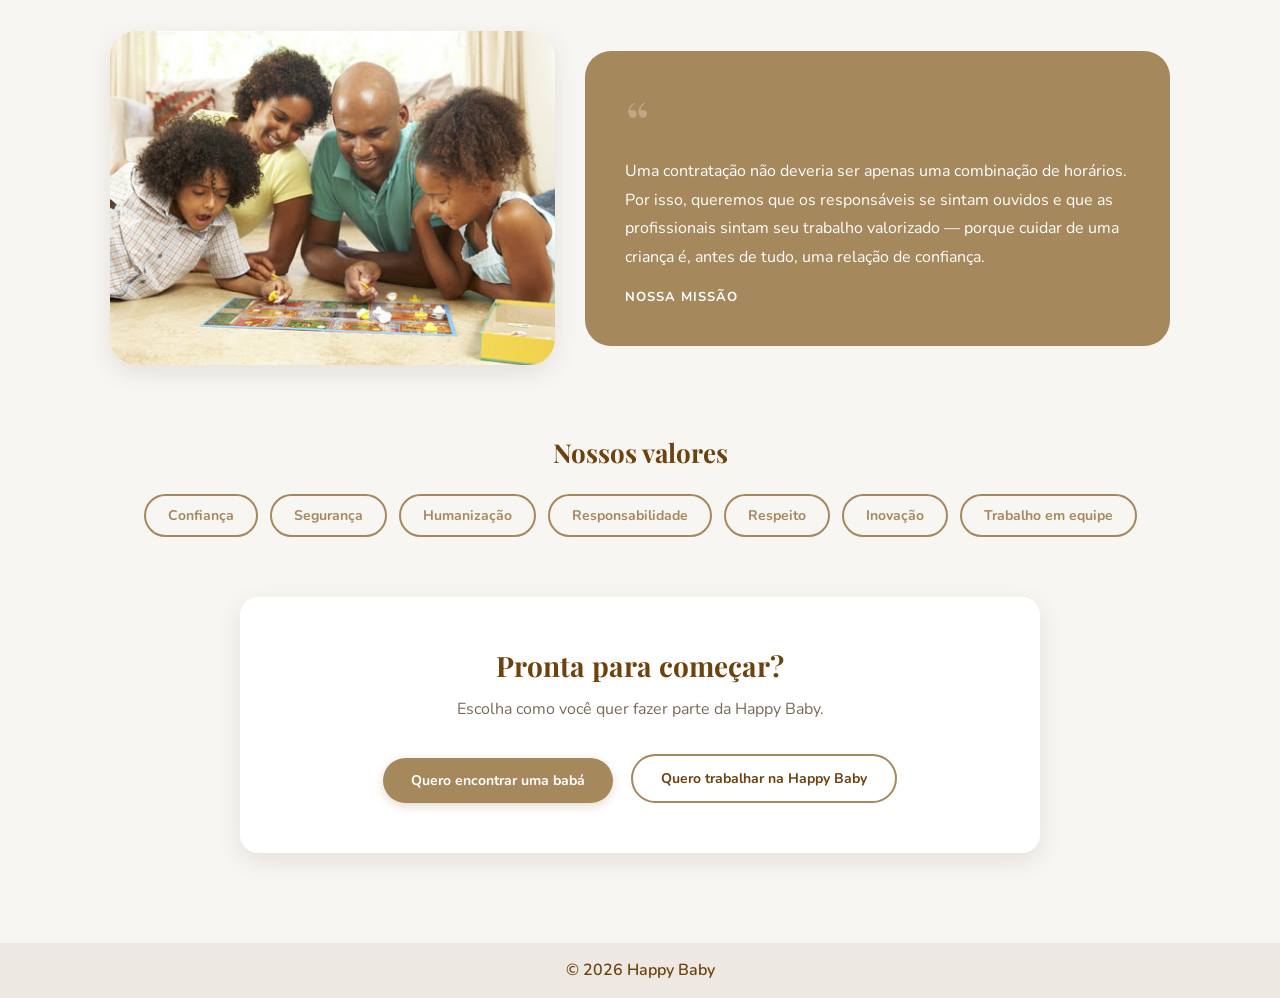
<file: sobre-nos.html>
<!DOCTYPE html>
<html lang="pt-BR">
<head>

    <meta charset="UTF-8">
    <meta name="viewport" content="width=device-width, initial-scale=1.0">
    <title>Sobre Nós | Happy Baby</title>
    <meta name="description" content="Conheça a história, a missão e os valores da Happy Baby.">

    <link rel="preconnect" href="https://fonts.googleapis.com">
    <link href="https://fonts.googleapis.com/css2?family=Playfair+Display:wght@500;700&family=Nunito:wght@400;600;700&display=swap" rel="stylesheet">
    <link rel="stylesheet" href="styles.css">

</head>
<body>

<header>
    <img src="imgs/logo.png" alt="Happy Baby Logo" class="logo">
</header>

<nav>
    <a href="index.html" class="nav-btn">Início</a>
    <a href="sobre-nos.html" class="nav-btn ativo">Sobre Nós</a>
    <a href="baba.html" class="nav-btn">Babás</a>
    <a href="contato.html" class="nav-btn">Contato</a>
</nav>

<main>

<section class="sobre-nova">

    <!-- ===== TÍTULO ===== -->
    <div class="sobre-titulo">
        <h1>Sete amigas. Uma ideia. Um propósito.</h1>
        <p>Porque cuidar de quem você mais ama começa com confiança.</p>
    </div>

    <!-- ===== ESTATÍSTICAS ===== -->
    <div class="sobre-stats">

        <div class="stat-item">
            <span class="stat-numero">7</span>
            <span class="stat-legenda">Amigas fundadoras</span>
        </div>

        <div class="stat-item">
            <span class="stat-numero">12</span>
            <span class="stat-legenda">Profissionais cadastradas</span>
        </div>

        <div class="stat-item">
            <span class="stat-numero">100%</span>
            <span class="stat-legenda">Solicitações analisadas antes do contato</span>
        </div>

    </div>

    <!-- ===== QUEM SOMOS (texto livre, sem caixa) ===== -->
    <div class="sobre-intro">
        <h2>Quem somos</h2>
        <p>
            A Happy Baby nasceu de uma ideia simples, mas muito importante:
            tornar a busca por uma babá mais segura, tranquila e humanizada
            para as famílias. Somos um projeto criado por sete amigas, que
            decidiram transformar uma ideia em algo que representasse nossos
            valores, nossa amizade e aquilo que acreditamos que poderia
            fazer diferença na vida de outras pessoas.
        </p>
    </div>

    <!-- ===== BLOCO 1 — FOTO + DEPOIMENTO ===== -->
    <div class="sobre-quote-bloco">

        <img src="imgs/equipe.jpeg" alt="Equipe Happy Baby" class="sobre-quote-foto">

        <div class="sobre-quote-texto sobre-quote-clara">
            <span class="aspas">“</span>
            <p>
                Percebemos que muitas famílias enfrentam dificuldade para
                encontrar uma pessoa de confiança para cuidar dos filhos,
                enquanto profissionais dedicadas nem sempre encontram espaço
                para mostrar seu trabalho. Foi dessa percepção que nasceu a
                Happy Baby: uma forma de aproximar as duas pontas com
                segurança e cuidado em cada etapa.
            </p>
            <strong>Como tudo começou</strong>
        </div>

    </div>

    <!-- ===== NOSSA VISÃO — ícones ===== -->
    <div class="sobre-visao">

        <h2>Nossa visão</h2>
        <p class="sobre-visao-intro">
            Sonhamos com uma plataforma cada vez mais completa para famílias
            e profissionais, guiada por três ideias centrais.
        </p>

        <div class="visao-grid">

            <div class="visao-item">
                <div class="visao-icone">
                    <svg viewBox="0 0 24 24" fill="none" xmlns="http://www.w3.org/2000/svg">
                        <path d="M12 2L4 5v6c0 5 3.4 8.7 8 10 4.6-1.3 8-5 8-10V5l-8-3z" stroke="currentColor" stroke-width="1.6" stroke-linejoin="round"/>
                        <path d="M9 12l2 2 4-4" stroke="currentColor" stroke-width="1.6" stroke-linecap="round" stroke-linejoin="round"/>
                    </svg>
                </div>
                <h3>Segurança em cada etapa</h3>
                <p>Documentos, antecedentes e certificados analisados antes de qualquer contato acontecer.</p>
            </div>

            <div class="visao-item">
                <div class="visao-icone">
                    <svg viewBox="0 0 24 24" fill="none" xmlns="http://www.w3.org/2000/svg">
                        <path d="M12 20s-7-4.4-9.5-9C1 8 2.5 4.5 6 4.5c2 0 3.3 1.1 4 2 0.7-0.9 2-2 4-2 3.5 0 5 3.5 3.5 6.5C19 15.6 12 20 12 20z" stroke="currentColor" stroke-width="1.6" stroke-linejoin="round"/>
                    </svg>
                </div>
                <h3>Cuidado humanizado</h3>
                <p>Cada família e cada profissional têm uma rotina e uma história diferente — e isso importa pra gente.</p>
            </div>

            <div class="visao-item">
                <div class="visao-icone">
                    <svg viewBox="0 0 24 24" fill="none" xmlns="http://www.w3.org/2000/svg">
                        <circle cx="8" cy="8" r="3" stroke="currentColor" stroke-width="1.6"/>
                        <circle cx="17" cy="9" r="2.4" stroke="currentColor" stroke-width="1.6"/>
                        <path d="M2.5 19c0-3 2.5-5.2 5.5-5.2s5.5 2.2 5.5 5.2" stroke="currentColor" stroke-width="1.6" stroke-linecap="round"/>
                        <path d="M14.5 14.3c2.4 0.3 4 2.1 4 4.7" stroke="currentColor" stroke-width="1.6" stroke-linecap="round"/>
                    </svg>
                </div>
                <h3>Equipe unida</h3>
                <p>Nascemos da união de sete amigas e seguimos construindo cada parte do projeto juntas.</p>
            </div>

        </div>

    </div>

    <!-- ===== BLOCO 2 — DEPOIMENTO + FOTO (invertido) ===== -->
    <div class="sobre-quote-bloco sobre-quote-inverso">

        <div class="sobre-quote-texto sobre-quote-escura">
            <span class="aspas">“</span>
            <p>
                Uma contratação não deveria ser apenas uma combinação de
                horários. Por isso, queremos que os responsáveis se sintam
                ouvidos e que as profissionais sintam seu trabalho
                valorizado — porque cuidar de uma criança é, antes de tudo,
                uma relação de confiança.
            </p>
            <strong>Nossa missão</strong>
        </div>

        <img src="imgs/familia.jpg" alt="Família e babá" class="sobre-quote-foto">

    </div>

    <!-- ===== VALORES ===== -->
    <div class="sobre-valores">
        <h2>Nossos valores</h2>

        <div class="valores-grid">
            <span>Confiança</span>
            <span>Segurança</span>
            <span>Humanização</span>
            <span>Responsabilidade</span>
            <span>Respeito</span>
            <span>Inovação</span>
            <span>Trabalho em equipe</span>
        </div>
    </div>

     <!-- ===== CTA FINAL ===== -->
     <section class="cta-home">

        <h2>Pronta para começar?</h2>
        <p>Escolha como você quer fazer parte da Happy Baby.</p>

        <div class="cta-home-botoes">
            <a href="baba.html" class="btn-contratar">Quero encontrar uma babá</a>
            <a href="quero-ser-baba.html" class="btn-contratar btn-contratar-alt">Quero trabalhar na Happy Baby</a>
        </div>

    </section>

</section>

</main>

<footer>
    <p>© 2026 Happy Baby</p>
</footer>

<script src="script.js"></script>
</body>
</html>
</file>
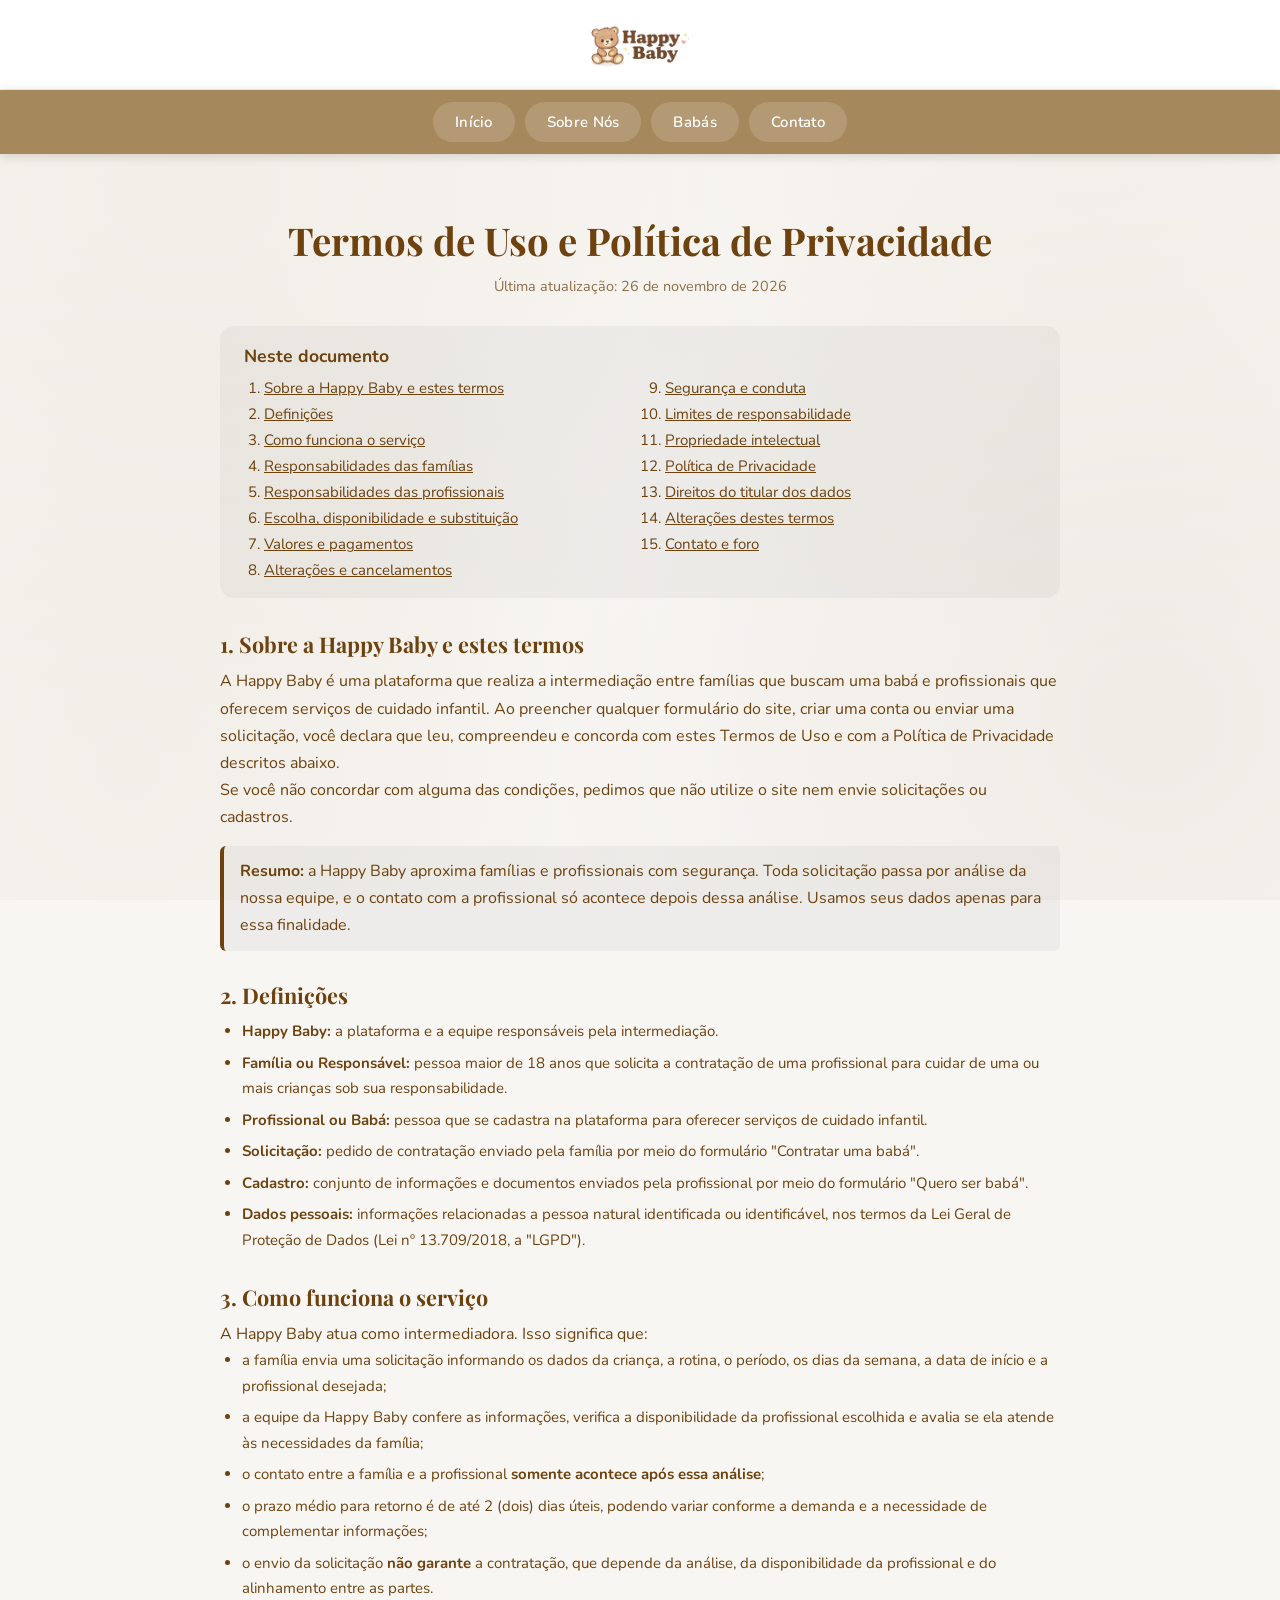
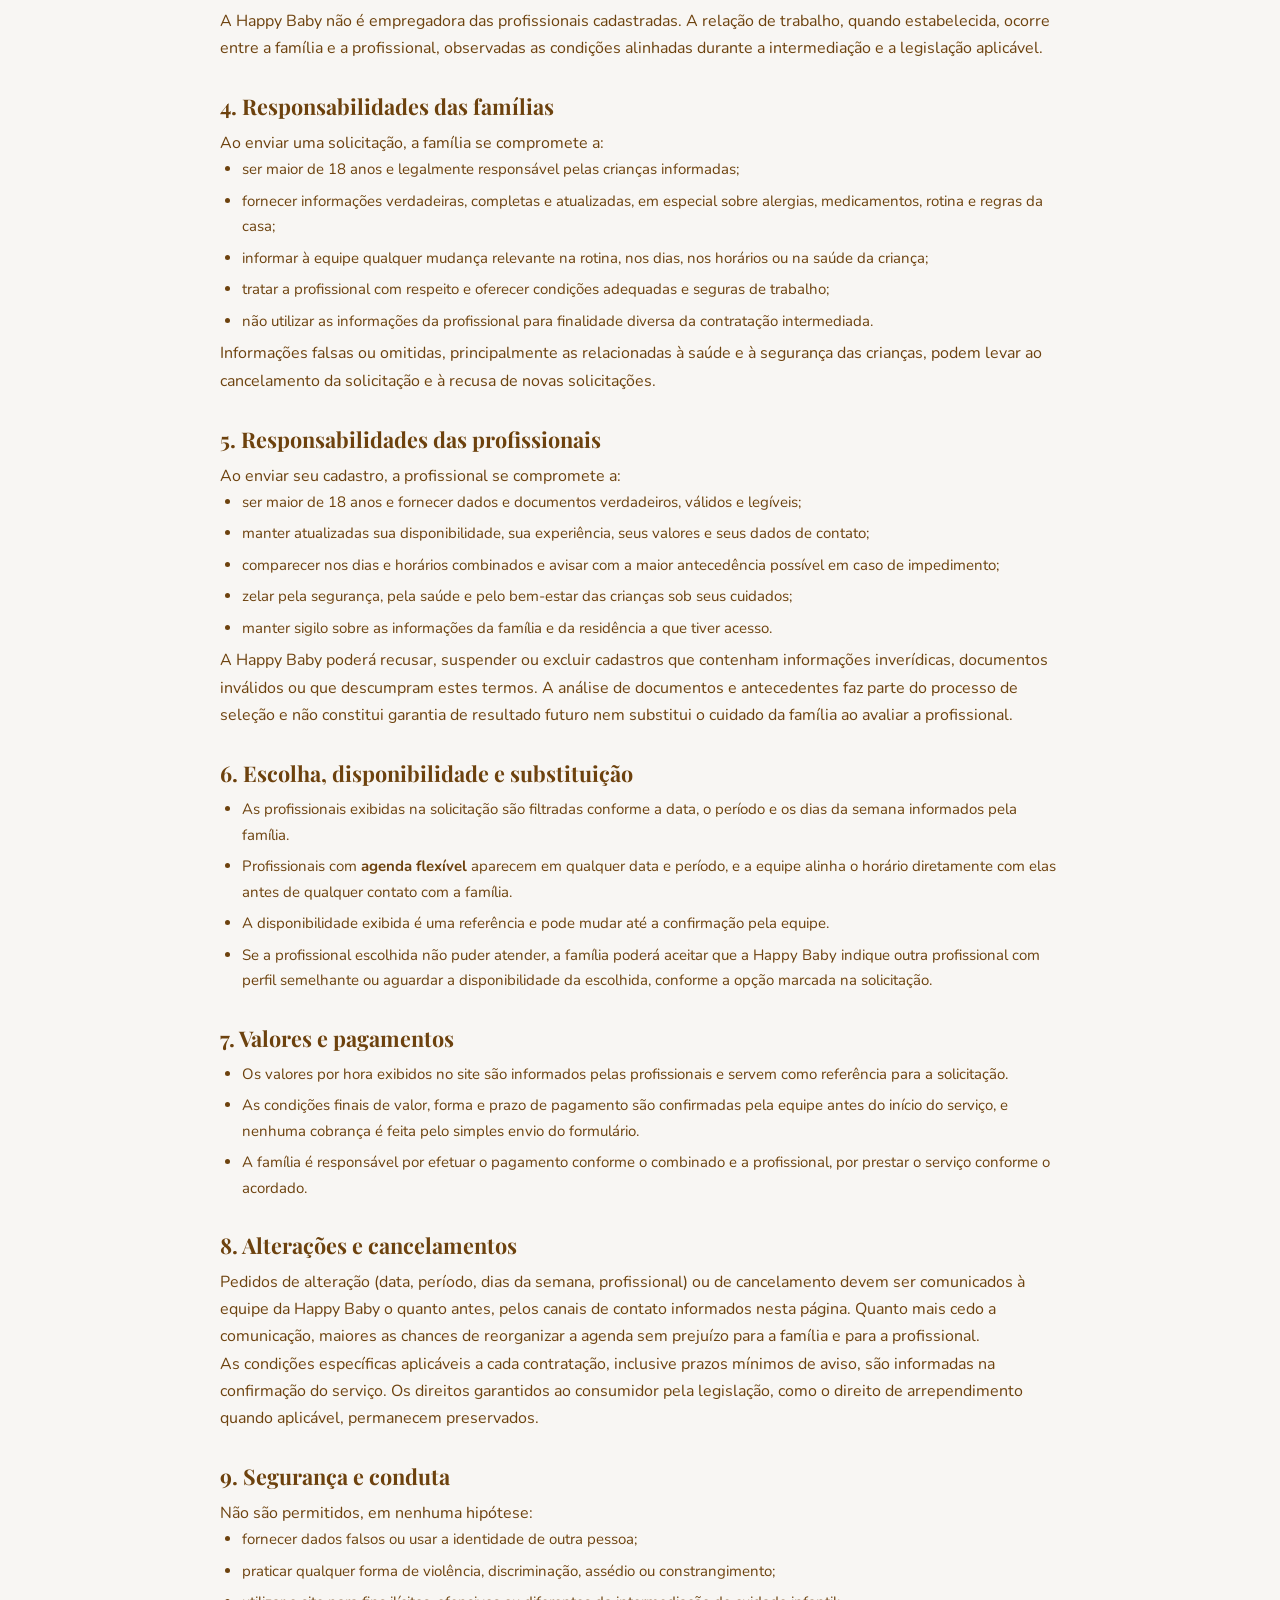
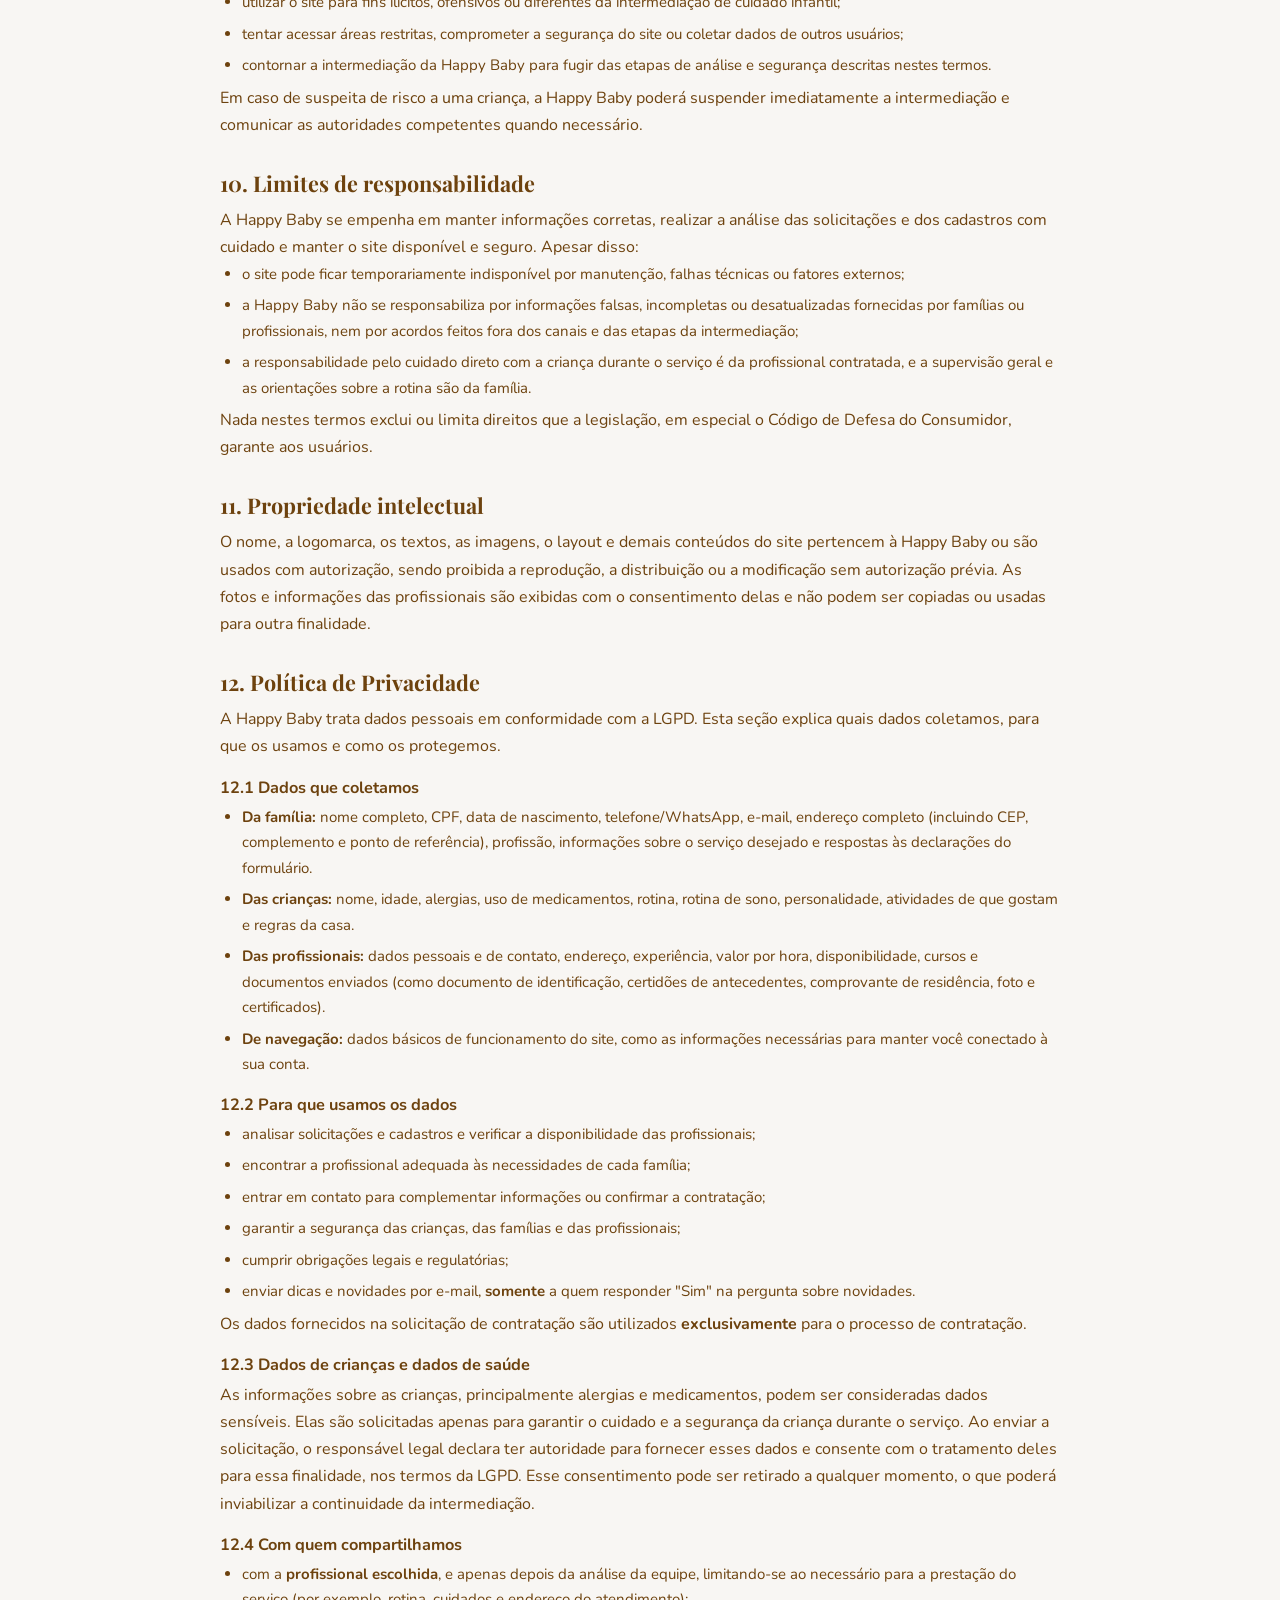
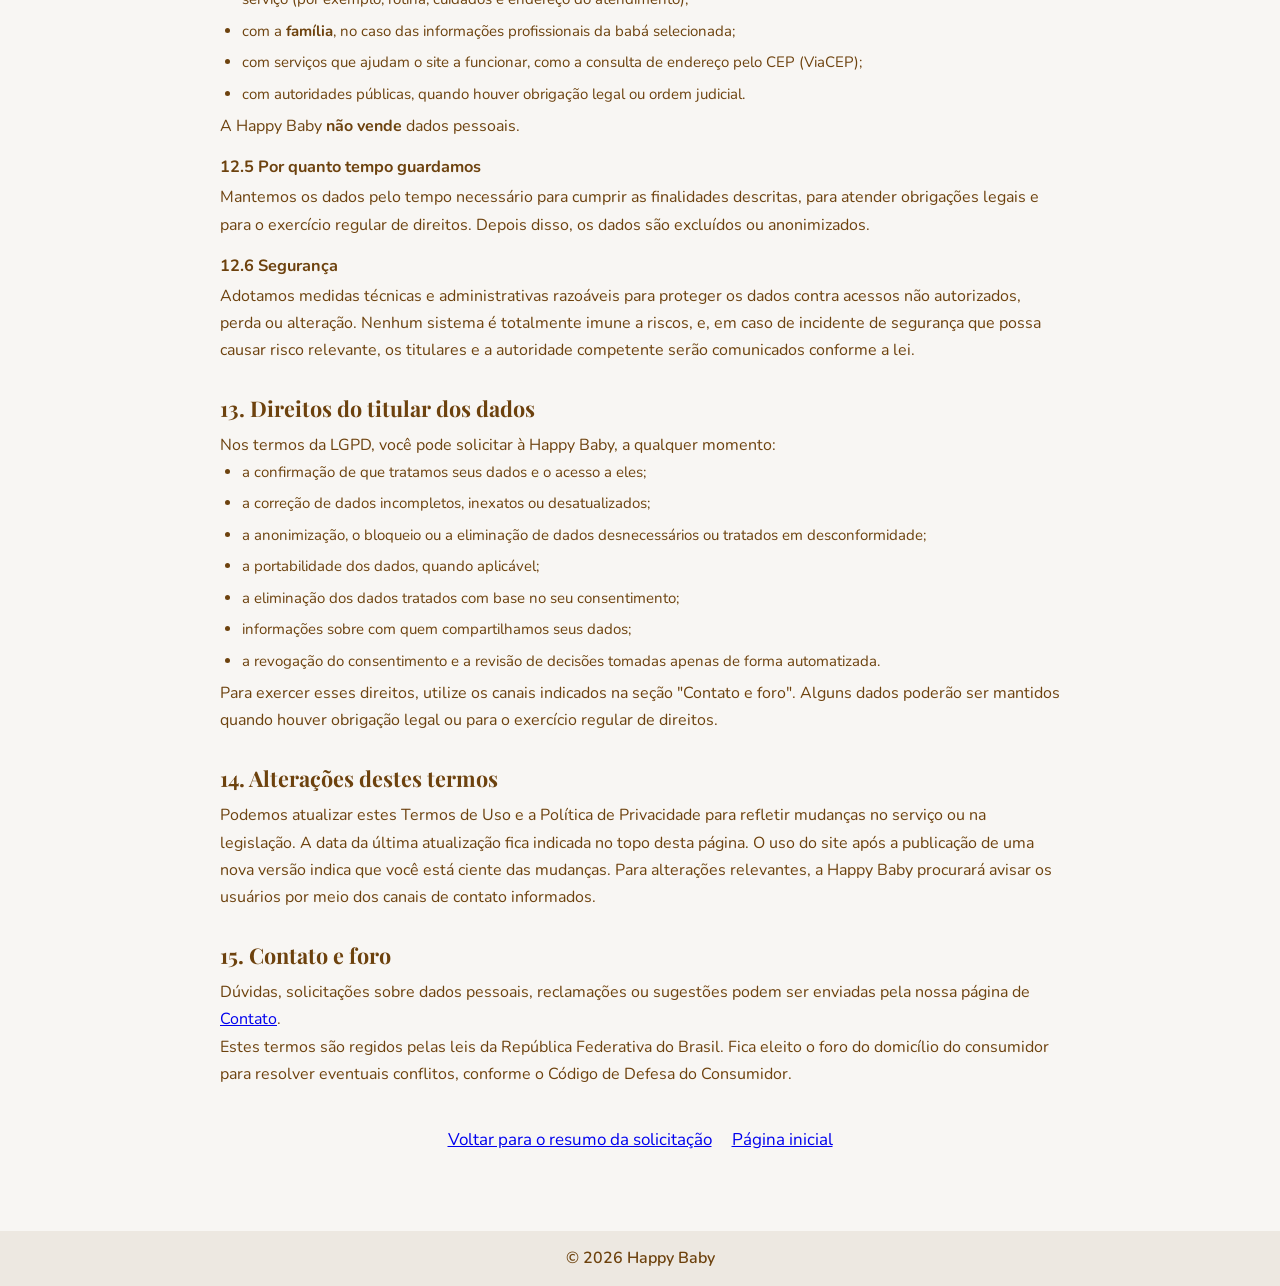
<file: termos-de-uso.html>
<!DOCTYPE html>
<html lang="pt-BR">

<head>

    <meta charset="UTF-8">

    <meta name="viewport" content="width=device-width, initial-scale=1.0">

    <title>Termos de Uso e Política de Privacidade | Happy Baby</title>

    <meta name="description"
        content="Leia os Termos de Uso e a Política de Privacidade da Happy Baby.">

    <link rel="preconnect" href="https://fonts.googleapis.com">

    <link href="https://fonts.googleapis.com/css2?family=Playfair+Display:wght@500;700&family=Nunito:wght@400;600;700&display=swap"
        rel="stylesheet">

    <link rel="stylesheet" href="styles.css">

    <style>
        .pagina-termos {
            max-width: 880px;
            margin: 0 auto;
            padding: 30px 20px 50px;
        }

        .termos-topo {
            text-align: center;
            margin-bottom: 28px;
        }

        .termos-topo h1 {
            font-family: "Playfair Display", serif;
            margin-bottom: 8px;
        }

        .termos-atualizacao {
            font-size: 0.9rem;
            opacity: 0.75;
        }

        .termos-indice {
            background: rgba(0, 0, 0, 0.04);
            border-radius: 14px;
            padding: 18px 24px;
            margin-bottom: 32px;
        }

        .termos-indice h2 {
            font-size: 1.1rem;
            margin-bottom: 10px;
        }

        .termos-indice ol {
            columns: 2;
            column-gap: 30px;
            padding-left: 20px;
            margin: 0;
        }

        .termos-indice li {
            margin-bottom: 6px;
            break-inside: avoid;
        }

        .termos-indice a {
            color: inherit;
        }

        .termos-secao {
            margin-bottom: 30px;
            scroll-margin-top: 20px;
        }

        .termos-secao h2 {
            font-family: "Playfair Display", serif;
            font-size: 1.35rem;
            margin-bottom: 10px;
        }

        .termos-secao h3 {
            font-size: 1.02rem;
            margin: 16px 0 6px;
        }

        .termos-secao p,
        .termos-secao li {
            line-height: 1.7;
        }

        .termos-secao ul {
            padding-left: 22px;
        }

        .termos-secao li {
            margin-bottom: 6px;
        }

        .termos-destaque {
            border-left: 4px solid currentColor;
            background: rgba(0, 0, 0, 0.04);
            padding: 12px 16px;
            border-radius: 6px;
            margin: 14px 0;
        }

        .termos-rodape-pagina {
            text-align: center;
            margin-top: 40px;
        }

        .termos-rodape-pagina a {
            margin: 0 8px;
        }

        @media (max-width: 640px) {
            .termos-indice ol {
                columns: 1;
            }
        }
    </style>

</head>

<body>

<header>

    <img src="imgs/logo.png" alt="Happy Baby Logo" class="logo">

</header>

<nav>

    <a href="index.html" class="nav-btn">Início</a>
    <a href="sobre-nos.html" class="nav-btn">Sobre Nós</a>
    <a href="baba.html" class="nav-btn">Babás</a>
    <a href="contato.html" class="nav-btn">Contato</a>

</nav>

<main>

<article class="pagina-termos">

    <div class="termos-topo">
        <h1>Termos de Uso e Política de Privacidade</h1>
        <p class="termos-atualizacao">Última atualização: 26 de novembro de 2026</p>
    </div>

    <div class="termos-indice" role="navigation" aria-label="Índice">
        <h2>Neste documento</h2>
        <ol>
            <li><a href="#sobre">Sobre a Happy Baby e estes termos</a></li>
            <li><a href="#definicoes">Definições</a></li>
            <li><a href="#servico">Como funciona o serviço</a></li>
            <li><a href="#familias">Responsabilidades das famílias</a></li>
            <li><a href="#profissionais">Responsabilidades das profissionais</a></li>
            <li><a href="#selecao">Escolha, disponibilidade e substituição</a></li>
            <li><a href="#valores">Valores e pagamentos</a></li>
            <li><a href="#cancelamento">Alterações e cancelamentos</a></li>
            <li><a href="#conduta">Segurança e conduta</a></li>
            <li><a href="#responsabilidade">Limites de responsabilidade</a></li>
            <li><a href="#propriedade">Propriedade intelectual</a></li>
            <li><a href="#privacidade">Política de Privacidade</a></li>
            <li><a href="#direitos">Direitos do titular dos dados</a></li>
            <li><a href="#alteracoes">Alterações destes termos</a></li>
            <li><a href="#contato">Contato e foro</a></li>
        </ol>
    </div>

    <section class="termos-secao" id="sobre">
        <h2>1. Sobre a Happy Baby e estes termos</h2>
        <p>
            A Happy Baby é uma plataforma que realiza a intermediação entre famílias que buscam uma babá e
            profissionais que oferecem serviços de cuidado infantil. Ao preencher qualquer formulário do site,
            criar uma conta ou enviar uma solicitação, você declara que leu, compreendeu e concorda com estes
            Termos de Uso e com a Política de Privacidade descritos abaixo.
        </p>
        <p>
            Se você não concordar com alguma das condições, pedimos que não utilize o site nem envie solicitações
            ou cadastros.
        </p>
        <div class="termos-destaque">
            <p>
                <strong>Resumo:</strong> a Happy Baby aproxima famílias e profissionais com segurança. Toda
                solicitação passa por análise da nossa equipe, e o contato com a profissional só acontece depois
                dessa análise. Usamos seus dados apenas para essa finalidade.
            </p>
        </div>
    </section>

    <section class="termos-secao" id="definicoes">
        <h2>2. Definições</h2>
        <ul>
            <li><strong>Happy Baby:</strong> a plataforma e a equipe responsáveis pela intermediação.</li>
            <li><strong>Família ou Responsável:</strong> pessoa maior de 18 anos que solicita a contratação de uma
                profissional para cuidar de uma ou mais crianças sob sua responsabilidade.</li>
            <li><strong>Profissional ou Babá:</strong> pessoa que se cadastra na plataforma para oferecer serviços
                de cuidado infantil.</li>
            <li><strong>Solicitação:</strong> pedido de contratação enviado pela família por meio do formulário
                "Contratar uma babá".</li>
            <li><strong>Cadastro:</strong> conjunto de informações e documentos enviados pela profissional por meio
                do formulário "Quero ser babá".</li>
            <li><strong>Dados pessoais:</strong> informações relacionadas a pessoa natural identificada ou
                identificável, nos termos da Lei Geral de Proteção de Dados (Lei nº 13.709/2018, a "LGPD").</li>
        </ul>
    </section>

    <section class="termos-secao" id="servico">
        <h2>3. Como funciona o serviço</h2>
        <p>
            A Happy Baby atua como intermediadora. Isso significa que:
        </p>
        <ul>
            <li>a família envia uma solicitação informando os dados da criança, a rotina, o período, os dias da
                semana, a data de início e a profissional desejada;</li>
            <li>a equipe da Happy Baby confere as informações, verifica a disponibilidade da profissional escolhida
                e avalia se ela atende às necessidades da família;</li>
            <li>o contato entre a família e a profissional <strong>somente acontece após essa análise</strong>;</li>
            <li>o prazo médio para retorno é de até 2 (dois) dias úteis, podendo variar conforme a demanda e a
                necessidade de complementar informações;</li>
            <li>o envio da solicitação <strong>não garante</strong> a contratação, que depende da análise, da
                disponibilidade da profissional e do alinhamento entre as partes.</li>
        </ul>
        <p>
            A Happy Baby não é empregadora das profissionais cadastradas. A relação de trabalho, quando
            estabelecida, ocorre entre a família e a profissional, observadas as condições alinhadas durante a
            intermediação e a legislação aplicável.
        </p>
    </section>

    <section class="termos-secao" id="familias">
        <h2>4. Responsabilidades das famílias</h2>
        <p>Ao enviar uma solicitação, a família se compromete a:</p>
        <ul>
            <li>ser maior de 18 anos e legalmente responsável pelas crianças informadas;</li>
            <li>fornecer informações verdadeiras, completas e atualizadas, em especial sobre alergias,
                medicamentos, rotina e regras da casa;</li>
            <li>informar à equipe qualquer mudança relevante na rotina, nos dias, nos horários ou na saúde da
                criança;</li>
            <li>tratar a profissional com respeito e oferecer condições adequadas e seguras de trabalho;</li>
            <li>não utilizar as informações da profissional para finalidade diversa da contratação intermediada.</li>
        </ul>
        <p>
            Informações falsas ou omitidas, principalmente as relacionadas à saúde e à segurança das crianças,
            podem levar ao cancelamento da solicitação e à recusa de novas solicitações.
        </p>
    </section>

    <section class="termos-secao" id="profissionais">
        <h2>5. Responsabilidades das profissionais</h2>
        <p>Ao enviar seu cadastro, a profissional se compromete a:</p>
        <ul>
            <li>ser maior de 18 anos e fornecer dados e documentos verdadeiros, válidos e legíveis;</li>
            <li>manter atualizadas sua disponibilidade, sua experiência, seus valores e seus dados de contato;</li>
            <li>comparecer nos dias e horários combinados e avisar com a maior antecedência possível em caso de
                impedimento;</li>
            <li>zelar pela segurança, pela saúde e pelo bem-estar das crianças sob seus cuidados;</li>
            <li>manter sigilo sobre as informações da família e da residência a que tiver acesso.</li>
        </ul>
        <p>
            A Happy Baby poderá recusar, suspender ou excluir cadastros que contenham informações inverídicas,
            documentos inválidos ou que descumpram estes termos. A análise de documentos e antecedentes faz parte do
            processo de seleção e não constitui garantia de resultado futuro nem substitui o cuidado da família ao
            avaliar a profissional.
        </p>
    </section>

    <section class="termos-secao" id="selecao">
        <h2>6. Escolha, disponibilidade e substituição</h2>
        <ul>
            <li>As profissionais exibidas na solicitação são filtradas conforme a data, o período e os dias da
                semana informados pela família.</li>
            <li>Profissionais com <strong>agenda flexível</strong> aparecem em qualquer data e período, e a equipe
                alinha o horário diretamente com elas antes de qualquer contato com a família.</li>
            <li>A disponibilidade exibida é uma referência e pode mudar até a confirmação pela equipe.</li>
            <li>Se a profissional escolhida não puder atender, a família poderá aceitar que a Happy Baby indique
                outra profissional com perfil semelhante ou aguardar a disponibilidade da escolhida, conforme a
                opção marcada na solicitação.</li>
        </ul>
    </section>

    <section class="termos-secao" id="valores">
        <h2>7. Valores e pagamentos</h2>
        <ul>
            <li>Os valores por hora exibidos no site são informados pelas profissionais e servem como referência
                para a solicitação.</li>
            <li>As condições finais de valor, forma e prazo de pagamento são confirmadas pela equipe antes do início
                do serviço, e nenhuma cobrança é feita pelo simples envio do formulário.</li>
            <li>A família é responsável por efetuar o pagamento conforme o combinado e a profissional, por prestar o
                serviço conforme o acordado.</li>
        </ul>
    </section>

    <section class="termos-secao" id="cancelamento">
        <h2>8. Alterações e cancelamentos</h2>
        <p>
            Pedidos de alteração (data, período, dias da semana, profissional) ou de cancelamento devem ser
            comunicados à equipe da Happy Baby o quanto antes, pelos canais de contato informados nesta página.
            Quanto mais cedo a comunicação, maiores as chances de reorganizar a agenda sem prejuízo para a família e
            para a profissional.
        </p>
        <p>
            As condições específicas aplicáveis a cada contratação, inclusive prazos mínimos de aviso, são informadas
            na confirmação do serviço. Os direitos garantidos ao consumidor pela legislação, como o direito de
            arrependimento quando aplicável, permanecem preservados.
        </p>
    </section>

    <section class="termos-secao" id="conduta">
        <h2>9. Segurança e conduta</h2>
        <p>Não são permitidos, em nenhuma hipótese:</p>
        <ul>
            <li>fornecer dados falsos ou usar a identidade de outra pessoa;</li>
            <li>praticar qualquer forma de violência, discriminação, assédio ou constrangimento;</li>
            <li>utilizar o site para fins ilícitos, ofensivos ou diferentes da intermediação de cuidado infantil;</li>
            <li>tentar acessar áreas restritas, comprometer a segurança do site ou coletar dados de outros
                usuários;</li>
            <li>contornar a intermediação da Happy Baby para fugir das etapas de análise e segurança descritas
                nestes termos.</li>
        </ul>
        <p>
            Em caso de suspeita de risco a uma criança, a Happy Baby poderá suspender imediatamente a intermediação e
            comunicar as autoridades competentes quando necessário.
        </p>
    </section>

    <section class="termos-secao" id="responsabilidade">
        <h2>10. Limites de responsabilidade</h2>
        <p>
            A Happy Baby se empenha em manter informações corretas, realizar a análise das solicitações e dos
            cadastros com cuidado e manter o site disponível e seguro. Apesar disso:
        </p>
        <ul>
            <li>o site pode ficar temporariamente indisponível por manutenção, falhas técnicas ou fatores externos;</li>
            <li>a Happy Baby não se responsabiliza por informações falsas, incompletas ou desatualizadas fornecidas
                por famílias ou profissionais, nem por acordos feitos fora dos canais e das etapas da intermediação;
            </li>
            <li>a responsabilidade pelo cuidado direto com a criança durante o serviço é da profissional contratada,
                e a supervisão geral e as orientações sobre a rotina são da família.</li>
        </ul>
        <p>
            Nada nestes termos exclui ou limita direitos que a legislação, em especial o Código de Defesa do
            Consumidor, garante aos usuários.
        </p>
    </section>

    <section class="termos-secao" id="propriedade">
        <h2>11. Propriedade intelectual</h2>
        <p>
            O nome, a logomarca, os textos, as imagens, o layout e demais conteúdos do site pertencem à Happy Baby
            ou são usados com autorização, sendo proibida a reprodução, a distribuição ou a modificação sem
            autorização prévia. As fotos e informações das profissionais são exibidas com o consentimento delas e
            não podem ser copiadas ou usadas para outra finalidade.
        </p>
    </section>

    <section class="termos-secao" id="privacidade">
        <h2>12. Política de Privacidade</h2>
        <p>
            A Happy Baby trata dados pessoais em conformidade com a LGPD. Esta seção explica quais dados coletamos,
            para que os usamos e como os protegemos.
        </p>

        <h3>12.1 Dados que coletamos</h3>
        <ul>
            <li><strong>Da família:</strong> nome completo, CPF, data de nascimento, telefone/WhatsApp, e-mail,
                endereço completo (incluindo CEP, complemento e ponto de referência), profissão, informações sobre
                o serviço desejado e respostas às declarações do formulário.</li>
            <li><strong>Das crianças:</strong> nome, idade, alergias, uso de medicamentos, rotina, rotina de sono,
                personalidade, atividades de que gostam e regras da casa.</li>
            <li><strong>Das profissionais:</strong> dados pessoais e de contato, endereço, experiência, valor
                por hora, disponibilidade, cursos e documentos enviados (como documento de identificação,
                certidões de antecedentes, comprovante de residência, foto e certificados).</li>
            <li><strong>De navegação:</strong> dados básicos de funcionamento do site, como as informações
                necessárias para manter você conectado à sua conta.</li>
        </ul>

        <h3>12.2 Para que usamos os dados</h3>
        <ul>
            <li>analisar solicitações e cadastros e verificar a disponibilidade das profissionais;</li>
            <li>encontrar a profissional adequada às necessidades de cada família;</li>
            <li>entrar em contato para complementar informações ou confirmar a contratação;</li>
            <li>garantir a segurança das crianças, das famílias e das profissionais;</li>
            <li>cumprir obrigações legais e regulatórias;</li>
            <li>enviar dicas e novidades por e-mail, <strong>somente</strong> a quem responder "Sim" na pergunta
                sobre novidades.</li>
        </ul>
        <p>
            Os dados fornecidos na solicitação de contratação são utilizados <strong>exclusivamente</strong> para o
            processo de contratação.
        </p>

        <h3>12.3 Dados de crianças e dados de saúde</h3>
        <p>
            As informações sobre as crianças, principalmente alergias e medicamentos, podem ser consideradas dados
            sensíveis. Elas são solicitadas apenas para garantir o cuidado e a segurança da criança durante o
            serviço. Ao enviar a solicitação, o responsável legal declara ter autoridade para fornecer esses dados
            e consente com o tratamento deles para essa finalidade, nos termos da LGPD. Esse consentimento pode ser
            retirado a qualquer momento, o que poderá inviabilizar a continuidade da intermediação.
        </p>

        <h3>12.4 Com quem compartilhamos</h3>
        <ul>
            <li>com a <strong>profissional escolhida</strong>, e apenas depois da análise da equipe, limitando-se ao
                necessário para a prestação do serviço (por exemplo, rotina, cuidados e endereço do atendimento);
            </li>
            <li>com a <strong>família</strong>, no caso das informações profissionais da babá selecionada;</li>
            <li>com serviços que ajudam o site a funcionar, como a consulta de endereço pelo CEP (ViaCEP);</li>
            <li>com autoridades públicas, quando houver obrigação legal ou ordem judicial.</li>
        </ul>
        <p>A Happy Baby <strong>não vende</strong> dados pessoais.</p>

        <h3>12.5 Por quanto tempo guardamos</h3>
        <p>
            Mantemos os dados pelo tempo necessário para cumprir as finalidades descritas, para atender obrigações
            legais e para o exercício regular de direitos. Depois disso, os dados são excluídos ou anonimizados.
        </p>

        <h3>12.6 Segurança</h3>
        <p>
            Adotamos medidas técnicas e administrativas razoáveis para proteger os dados contra acessos não
            autorizados, perda ou alteração. Nenhum sistema é totalmente imune a riscos, e, em caso de incidente de
            segurança que possa causar risco relevante, os titulares e a autoridade competente serão comunicados
            conforme a lei.
        </p>
    </section>

    <section class="termos-secao" id="direitos">
        <h2>13. Direitos do titular dos dados</h2>
        <p>Nos termos da LGPD, você pode solicitar à Happy Baby, a qualquer momento:</p>
        <ul>
            <li>a confirmação de que tratamos seus dados e o acesso a eles;</li>
            <li>a correção de dados incompletos, inexatos ou desatualizados;</li>
            <li>a anonimização, o bloqueio ou a eliminação de dados desnecessários ou tratados em desconformidade;
            </li>
            <li>a portabilidade dos dados, quando aplicável;</li>
            <li>a eliminação dos dados tratados com base no seu consentimento;</li>
            <li>informações sobre com quem compartilhamos seus dados;</li>
            <li>a revogação do consentimento e a revisão de decisões tomadas apenas de forma automatizada.</li>
        </ul>
        <p>
            Para exercer esses direitos, utilize os canais indicados na seção "Contato e foro". Alguns dados poderão
            ser mantidos quando houver obrigação legal ou para o exercício regular de direitos.
        </p>
    </section>

    <section class="termos-secao" id="alteracoes">
        <h2>14. Alterações destes termos</h2>
        <p>
            Podemos atualizar estes Termos de Uso e a Política de Privacidade para refletir mudanças no serviço ou na
            legislação. A data da última atualização fica indicada no topo desta página. O uso do site após a
            publicação de uma nova versão indica que você está ciente das mudanças. Para alterações relevantes, a
            Happy Baby procurará avisar os usuários por meio dos canais de contato informados.
        </p>
    </section>

    <section class="termos-secao" id="contato">
        <h2>15. Contato e foro</h2>
        <p>
            Dúvidas, solicitações sobre dados pessoais, reclamações ou sugestões podem ser enviadas pela nossa
            página de <a href="contato.html">Contato</a>.
        </p>
        <p>
            Estes termos são regidos pelas leis da República Federativa do Brasil. Fica eleito o foro do domicílio
            do consumidor para resolver eventuais conflitos, conforme o Código de Defesa do Consumidor.
        </p>
    </section>

    <div class="termos-rodape-pagina">
        <a href="contratar.html#resumo" id="voltarSolicitacao">Voltar para o resumo da solicitação</a>
        <a href="index.html">Página inicial</a>
    </div>

</article>

</main>

    <footer>
        <p>© 2026 Happy Baby</p>
    </footer>

    <script src="script.js"></script>
    <script>
        // Voltar para a solicitação: fecha esta aba (a solicitação continua aberta no resumo, na aba de origem).
        // Se o navegador não permitir fechar, abre o formulário já no resumo, com as respostas preservadas.
        document.getElementById("voltarSolicitacao").addEventListener("click", function (e) {
            e.preventDefault();
            var destino = this.getAttribute("href");
            if (document.referrer.indexOf("contratar") !== -1) {
                window.close();
                setTimeout(function () { window.location.href = destino; }, 300);
            } else {
                window.location.href = destino;
            }
        });
    </script>
</body>
</html>
</file>
<file: styles.css>
/* ================================================
   HAPPY BABY — styles.css
   Um único arquivo de estilos para todas as páginas
   ================================================ */

/* ===== VARIÁVEIS ===== */
:root {
    --marrom:       #a6885d;
    --marrom-claro: #a0692d;
    --marrom-escuro:#6d420e;
    --bege:         #f8f6f3;
    --bege-card:    #ffffff;
    --texto-suave:  #7a6a58;
    --sombra:       0 8px 25px rgba(90, 70, 51, 0.12);
    --raio:         18px;
    --fonte-titulo: 'Playfair Display', serif;
    --fonte-corpo:  'Nunito', sans-serif;
}

/* ===== RESET / BASE ===== */
* {
    box-sizing: border-box;
    margin: 0;
    padding: 0;
}

body {
    font-family: var(--fonte-corpo);
    background: var(--bege);
    color: var(--marrom-escuro);
    min-height: 100vh;
    display: flex;
    flex-direction: column;
}

main {
    flex: 1;
    padding: 30px 20px;
}

/* ===== HEADER ===== */
header {
    text-align: center;
    padding: 18px 0 10px;
    background: var(--bege-card);
    border-bottom: 1px solid rgba(166,136,93,0.15);
}

.logo {
    width: 110px;
}

/* ===== MENU DE NAVEGAÇÃO ===== */
nav {
    display: flex;
    justify-content: center;
    gap: 10px;
    background: var(--marrom);
    padding: 12px 16px;
    position: sticky;
    top: 0;
    z-index: 100;
    box-shadow: 0 2px 10px rgba(90,70,51,0.2);
}

#buscaCidade {
    position: absolute;
    right: 20px;
}

#buscaCidade {
    padding: 10px 15px 10px 35px;
    width: 220px;

    border-radius: 20px;
    border: none;

    background: rgba(255, 255, 255, 0.9);
    color: #5a4633;

    font-size: 14px;
    outline: none;

    box-shadow: 0 2px 8px rgba(0,0,0,0.1);

    transition: 0.3s;
}

/* EFEITO AO CLICAR */
#buscaCidade:focus {
    width: 260px;
    background: white;
}

/* ÍCONE DE LUPA */
#buscaCidade {
    background-image: url("https://cdn-icons-png.flaticon.com/512/622/622669.png");
    background-size: 16px;
    background-repeat: no-repeat;
    background-position: 10px center;
}

.nav-btn {
    background: rgba(255,255,255,0.15);
    color: #fff;
    border: none;
    padding: 10px 22px;
    border-radius: 50px;
    cursor: pointer;
    font-family: var(--fonte-corpo);
    font-size: 15px;
    font-weight: 600;
    text-decoration: none;
    transition: background 0.25s, transform 0.2s, box-shadow 0.2s;
    letter-spacing: 0.3px;
}

.nav-btn:hover {
    background: rgba(255,255,255,0.28);
    transform: translateY(-2px);
}

.nav-btn.ativo {
    background: rgba(255,255,255,0.35);
    box-shadow: 0 3px 12px rgba(0,0,0,0.15);
    transform: translateY(-1px);
}

/* ===== ANIMAÇÕES DE BOTÃO (via JS) ===== */
.btn-anim {
    transition: transform 0.15s ease, box-shadow 0.15s ease;
}

.btn-anim:active {
    transform: scale(0.96) !important;
}

/* ===== PÁGINA INICIAL — HERO ===== */
.hero {
    position: relative;
    min-height: 75vh;
    display: flex;
    justify-content: center;
    align-items: center;
    overflow: hidden;
}

.hero-bg {
    position: absolute;
    inset: 0;
    background: radial-gradient(ellipse at 60% 40%, rgba(197,164,107,0.18) 0%, transparent 70%),
                radial-gradient(ellipse at 20% 80%, rgba(166,136,93,0.1) 0%, transparent 60%);
    pointer-events: none;
}

.box-inicio {
    background: var(--bege-card);
    padding: 55px 60px;
    border-radius: 28px;
    text-align: center;
    box-shadow: var(--sombra);
    animation: subir 0.7s ease both;
    max-width: 560px;
    width: 100%;
    position: relative;
}

.tag {
    display: inline-block;
    background: rgba(166,136,93,0.12);
    color: var(--marrom);
    font-size: 13px;
    font-weight: 700;
    padding: 5px 14px;
    border-radius: 50px;
    margin-bottom: 18px;
    letter-spacing: 0.5px;
}

.box-inicio h1 {
    font-family: var(--fonte-titulo);
    font-size: 36px;
    color: var(--marrom-escuro);
    margin-bottom: 14px;
    line-height: 1.2;
}

.destaque {
    color: var(--marrom);
}

.subtitulo {
    font-size: 17px;
    color: var(--texto-suave);
    margin-bottom: 30px;
    line-height: 1.6;
}

/* ===== BOTÃO PRINCIPAL ===== */
.botao-principal {
    display: inline-block;
    background: var(--marrom);
    color: white;
    padding: 15px 32px;
    border-radius: 50px;
    font-family: var(--fonte-corpo);
    font-size: 16px;
    font-weight: 700;
    text-decoration: none;
    border: none;
    cursor: pointer;
    transition: background 0.25s, transform 0.2s, box-shadow 0.2s;
    box-shadow: 0 4px 15px #6d420e;
    letter-spacing: 0.3px;
}

.botao-principal:hover {
    background: var(--marrom-escuro);
    transform: translateY(-3px);
    box-shadow: 0 8px 22px rgba(90,70,51,0.25);
}

/* ===== ANIMAÇÃO ===== */
@keyframes subir {
    from { transform: translateY(24px); opacity: 0; }
    to   { transform: translateY(0);    opacity: 1; }
}

/* ===== SEÇÃO BABÁS ===== */
.secao-babas {
    max-width: 1100px;
    margin: 0 auto;
}

.titulo-secao {
    font-family: var(--fonte-titulo);
    font-size: 30px;
    color: var(--marrom-escuro);
    margin-bottom: 28px;
    text-align: center;
}

/* ===== GRID DOS CARDS ===== */
.grid-babas {
    display: grid;
    grid-template-columns: repeat(auto-fill, minmax(240px, 1fr));
    gap: 24px;
}

/* ===== CARD DA BABÁ ===== */
.baba {
    background: var(--bege-card);
    border-radius: var(--raio);
    overflow: hidden;
    box-shadow: var(--sombra);
    display: flex;
    flex-direction: column;
    transition: transform 0.25s, box-shadow 0.25s;
}

.baba:hover {
    transform: translateY(-6px);
    box-shadow: 0 14px 35px rgba(90,70,51,0.16);
}

.baba img {
    width: 100%;
    height: 200px;
    object-fit: cover;
    background: #ede8e1; /* placeholder quando sem foto */
}

.baba-info {
    padding: 16px;
    display: flex;
    flex-direction: column;
    align-items: center;
    gap: 6px;
    flex: 1;
}

.baba h3 {
    font-family: var(--fonte-titulo);
    font-size: 18px;
    color: var(--marrom-escuro);
    text-align: center;
}

.baba p {
    font-size: 14px;
    color: var(--texto-suave);
    text-align: center;
}

.avaliacao {
    font-size: 15px;
    color: #f5b301;
    letter-spacing: 2px;
}

/* ===== BOTÃO CONTRATAR ===== */
.btn-contratar {
    margin-top: auto;
    padding: 11px 0;
    width: 90%;
    border-radius: 50px;
    border: none;
    background: var(--marrom);
    color: white;
    font-family: var(--fonte-corpo);
    font-size: 14px;
    font-weight: 700;
    cursor: pointer;
    transition: background 0.2s, transform 0.15s;
    box-shadow: 0 3px 10px rgba(166,136,93,0.3);
}

.btn-contratar:hover {
    background: var(--marrom-escuro);
    transform: translateY(-2px);
}

/* ===== PERFIL DETALHADO ===== */
.perfil{
    width:100%;
    max-width:1700px;
    margin:30px auto;
    background:transparent;
    padding:0;
    border-radius:0;
    box-shadow:none;
    animation:subir .5s ease both;
}

.perfil h2 {
    font-family: var(--fonte-titulo);
    font-size: 26px;
    color: var(--marrom-escuro);
    margin-bottom: 8px;
}

.perfil-local {
    font-size: 14px;
    color: var(--texto-suave);
    margin-bottom: 6px;
}

.perfil-nota {
    font-size: 15px;
    color: var(--marrom-escuro);
    font-weight: 600;
    margin-bottom: 22px;
}

/* ===== BOTÃO VOLTAR ===== */
.btn-voltar {
    background: transparent;
    border: 2px solid var(--marrom);
    color: var(--marrom);
    padding: 10px 24px;
    border-radius: 50px;
    font-family: var(--fonte-corpo);
    font-size: 15px;
    font-weight: 700;
    cursor: pointer;
    transition: background 0.2s, color 0.2s;
}

.btn-voltar:hover {
    background: var(--marrom);
    color: white;
}

/* ===== PÁGINA CONTATO ===== */
.secao-contato {
    display: flex;
    justify-content: center;
    align-items: center;
    min-height: 55vh;
}

.contato-box {
    background: var(--bege-card);
    padding: 50px 60px;
    border-radius: 24px;
    box-shadow: var(--sombra);
    text-align: center;
    animation: subir 0.6s ease both;
    max-width: 460px;
    width: 100%;
}

.contato-box .subtitulo {
    margin-bottom: 32px;
}

.contato-item {
    display: flex;
    align-items: center;
    justify-content: center;
    gap: 12px;
    margin-bottom: 18px;
    font-size: 16px;
    color: var(--marrom-escuro);
    font-weight: 600;
}

.contato-item a {
    color: var(--marrom);
    text-decoration: none;
    transition: color 0.2s;
}

.contato-item a:hover {
    color: var(--marrom-escuro);
}

.contato-icone {
    font-size: 22px;
}

/* ===== FOOTER ===== */
footer {
    text-align: center;
    padding: 14px;
    background: #ede8e1;
    color: var(--marrom-escuro);
    font-size: 14px;
    font-weight: 600;
    margin-top: auto;
}

/* ===== RESPONSIVO ===== */
@media (max-width: 600px) {
    .box-inicio {
        padding: 36px 24px;
    }

    .box-inicio h1 {
        font-size: 26px;
    }

    .contato-box {
        padding: 36px 24px;
    }

    .grid-babas {
        grid-template-columns: 1fr 1fr;
    }
}

@media (max-width: 400px) {
    .grid-babas {
        grid-template-columns: 1fr;
    }
}

/* ==========================================
   HERO DA HOME — identidade Happy Baby
========================================== */

.hero-home {
    padding: 60px 5% 80px;
    overflow: hidden;
}

.hero-home-conteudo {
    max-width: 1200px;
    margin: auto;
    display: flex;
    align-items: center;
    justify-content: space-between;
    gap: 70px;
}

.hero-home-texto {
    flex: 1;
    min-width: 320px;
}

.hero-home-texto h1 {
    font-family: var(--fonte-titulo);
    font-size: 3rem;
    line-height: 1.15;
    color: var(--marrom-escuro);
    margin: 18px 0 20px;
}

.hero-home-texto .destaque {
    color: var(--marrom);
}

.hero-home-texto .subtitulo {
    max-width: 480px;
    margin-bottom: 26px;
}

.hero-home-lista {
    list-style: none;
    margin-bottom: 34px;
    display: flex;
    flex-direction: column;
    gap: 12px;
}

.hero-home-lista li {
    position: relative;
    padding-left: 30px;
    font-size: 15px;
    color: var(--texto-suave);
    font-weight: 600;
}

.hero-home-lista li::before {
    content: "✓";
    position: absolute;
    left: 0;
    top: 1px;
    display: flex;
    align-items: center;
    justify-content: center;
    width: 20px;
    height: 20px;
    background: var(--marrom);
    color: white;
    border-radius: 50%;
    font-size: 11px;
    font-weight: 700;
}

.hero-home-botoes {
    display: flex;
    flex-wrap: wrap;
    gap: 16px;
}

.botao-secundario {
    display: inline-block;
    background: transparent;
    color: var(--marrom-escuro);
    border: 2px solid var(--marrom);
    padding: 13px 30px;
    border-radius: 50px;
    font-family: var(--fonte-corpo);
    font-size: 16px;
    font-weight: 700;
    text-decoration: none;
    transition: background 0.25s, color 0.25s, transform 0.2s;
}

.botao-secundario:hover {
    background: var(--marrom);
    color: white;
    transform: translateY(-3px);
}

.hero-home-imagem {
    flex: 1;
    min-width: 320px;
    position: relative;
    display: flex;
    justify-content: center;
}

.hero-home-imagem img {
    width: 100%;
    max-width: 560px;
    height: 480px;
    object-fit: cover;
    border-radius: var(--raio);
    box-shadow: var(--sombra);
}

.hero-badge-flutuante {
    position: absolute;
    left: -20px;
    bottom: 30px;
    background: var(--bege-card);
    padding: 18px 22px;
    border-radius: 16px;
    box-shadow: var(--sombra);
    display: flex;
    flex-direction: column;
    line-height: 1.1;
    animation: subir 0.7s ease both;
}

.hero-badge-flutuante strong {
    font-family: var(--fonte-titulo);
    font-size: 26px;
    color: var(--marrom);
}

.hero-badge-flutuante span {
    font-size: 12px;
    color: var(--texto-suave);
    max-width: 140px;
    margin-top: 4px;
}

@media (max-width: 900px) {

    .hero-home-conteudo {
        flex-direction: column;
        text-align: center;
    }

    .hero-home-texto h1 {
        font-size: 2.2rem;
    }

    .hero-home-lista li {
        text-align: left;
    }

    .hero-home-botoes {
        justify-content: center;
    }

    .hero-home-imagem img {
        height: 320px;
    }

    .hero-badge-flutuante {
        left: 50%;
        transform: translateX(-50%);
        bottom: -24px;
    }
}

/* ==========================================
   BENEFÍCIOS
========================================== */

.beneficios {
    max-width: 1100px;
    margin: 0 auto 70px;
}

.grid-beneficios {
    display: grid;
    grid-template-columns: repeat(auto-fit, minmax(230px, 1fr));
    gap: 24px;
}

.beneficio-card {
    background: var(--bege-card);
    padding: 30px 24px;
    border-radius: var(--raio);
    box-shadow: var(--sombra);
    text-align: center;
    transition: transform 0.25s, box-shadow 0.25s;
}

.beneficio-card:hover {
    transform: translateY(-6px);
    box-shadow: 0 14px 35px rgba(90,70,51,0.16);
}

.beneficio-icone {
     width: 56px;
    height: 56px;
    margin: 0 auto 14px;
    background: #f4eee8;
    color: var(--marrom);
    border-radius: 50%;
    display: flex;
    align-items: center;
    justify-content: center;
}

.beneficio-icone svg {
    width: 26px;
    height: 26px;
}

.beneficio-card h3 {
    font-family: var(--fonte-titulo);
    font-size: 17px;
    color: var(--marrom-escuro);
    margin-bottom: 10px;
}

.beneficio-card p {
    font-size: 14px;
    color: var(--texto-suave);
    line-height: 1.6;
}

/* ==========================================
   SEÇÃO ZIGUEZAGUE — fotos grandes + texto
========================================== */

.zigzag-secao {
    max-width: 1150px;
    margin: 0 auto 70px;
    display: flex;
    flex-direction: column;
    gap: 70px;
}

.zigzag-item {
    display: flex;
    align-items: center;
    gap: 60px;
}

.zigzag-inverso {
    flex-direction: row-reverse;
}

.zigzag-imagem {
    flex: 1;
    min-width: 300px;
}

.zigzag-imagem img {
    width: 100%;
    height: 380px;
    object-fit: cover;
    border-radius: var(--raio);
    box-shadow: var(--sombra);
}

.zigzag-texto {
    flex: 1;
    min-width: 300px;
}

.zigzag-texto h2 {
    font-family: var(--fonte-titulo);
    font-size: 26px;
    color: var(--marrom-escuro);
    margin-bottom: 16px;
}

.zigzag-texto p {
    color: var(--texto-suave);
    margin-bottom: 20px;
}

.link-saiba-mais {
    display: inline-block;
    color: var(--marrom);
    font-weight: 700;
    text-decoration: none;
    font-size: 15px;
    transition: color 0.2s, transform 0.2s;
}

.link-saiba-mais:hover {
    color: var(--marrom-escuro);
    transform: translateX(4px);
}

.link-saiba-mais-central {
    display: block;
    text-align: center;
    margin-top: 34px;
}

@media (max-width: 800px) {
    .zigzag-item,
    .zigzag-inverso {
        flex-direction: column;
        text-align: center;
    }

    .zigzag-imagem img {
        height: 260px;
    }
}

/* ==========================================
   COMO FUNCIONA (RESUMO NA HOME)
========================================== */

.funciona-resumo {
    max-width: 1100px;
    margin: 0 auto 70px;
}

/* ==========================================
   CTA FINAL DA HOME
========================================== */

.cta-home {
    max-width: 800px;
    margin: 0 auto 40px;
    background: var(--bege-card);
    padding: 50px 40px;
    border-radius: var(--raio);
    box-shadow: var(--sombra);
    text-align: center;
}

.cta-home h2 {
    font-family: var(--fonte-titulo);
    font-size: 28px;
    color: var(--marrom-escuro);
    margin-bottom: 12px;
}

.cta-home > p {
    color: var(--texto-suave);
    margin-bottom: 30px;
}

.cta-home-botoes {
    display: flex;
    flex-wrap: wrap;
    justify-content: center;
    gap: 18px;
}

.cta-home-botoes .btn-contratar {
    width: auto;
    padding: 13px 28px;
}

.btn-contratar-alt {
    background: transparent;
    border: 2px solid var(--marrom);
    color: var(--marrom-escuro);
    box-shadow: none;
}

.btn-contratar-alt:hover {
    background: var(--marrom);
    color: white;
}

@media (max-width: 600px) {
    .hero-home-texto h1 {
        font-size: 1.9rem;
    }

    .cta-home {
        padding: 36px 24px;
    }
}
/* ===== NOVO PERFIL ===== */

.perfil-container{

    width:96%;

    max-width:1700px;

    margin:30px auto;

    display:grid;

    grid-template-columns:420px 1fr;

    gap:45px;

}

.perfil-esquerda{

    display:flex;

    flex-direction:column;

    gap:25px;

}

.foto-grande{

    width:100%;

    height:560px;

    object-fit:cover;

    border-radius:20px;

}

.disponibilidade{

    background:white;

    padding:25px;

    border-radius:20px;

    box-shadow:0 5px 15px rgba(0,0,0,.08);

}

.tabela-calendario{
    width:100%;
    table-layout:fixed;
    border-collapse:collapse;
}

.tabela-calendario th,
.tabela-calendario td{
    width:12.5%;
    text-align:center;
    padding:10px 6px;
}

.perfil-direita{

    background:white;

    padding:35px;

    border-radius:20px;

}

.perfil-direita section{

    margin-top:40px;

    border-top:1px solid #ececec;

    padding-top:25px;

}

.perfil-info{

    display:flex;

    flex-wrap:wrap;

    gap:15px;

    margin:25px 0;

}

.perfil-info span{

    background:#f4eee8;

    padding:10px 18px;

    border-radius:25px;

    color:#6b4226;

    font-weight:bold;

}

.comentario{

    background:#faf8f4;

    padding:20px;

    border-radius:15px;

    margin-top:20px;

}

/* ================= CONTATO ================= */

.contato{
    padding:70px 8%;
    background:#f8f5f0;
}

.contato-container{
    max-width:1200px;
    margin:auto;
}

.contato h2{
    text-align:center;
    color:#6d4c41;
    margin-bottom:20px;
    font-size:38px;
}

.texto-contato{
    text-align:center;
    max-width:900px;
    margin:0 auto 40px;
    line-height:1.8;
    color:#555;
}

.como-funciona{
    background:white;
    border-radius:15px;
    padding:30px;
    margin-bottom:40px;
    box-shadow:0 5px 15px rgba(0,0,0,.08);
}

.passos{
    display:grid;
    grid-template-columns:repeat(4,1fr);
    gap:20px;
    margin-top:25px;
}

.passo{
    background:#efe4d3;
    padding:20px;
    border-radius:12px;
    text-align:center;
}

.passo span{
    font-size:35px;
}

.form-contato{
    background:white;
    padding:40px;
    border-radius:15px;
    box-shadow:0 5px 15px rgba(0,0,0,.08);
}

.form-contato h3{
    margin-bottom:25px;
    color:#6d4c41;
}

.linha-form{
    display:flex;
    gap:20px;
    margin-bottom:20px;
}

.linha-form input,
.linha-form select{
    flex:1;
    padding:14px;
    border:1px solid #ccc;
    border-radius:10px;
    font-size:15px;
}

textarea{
    width:100%;
    margin-top:15px;
    padding:15px;
    border-radius:10px;
    border:1px solid #ccc;
    resize:vertical;
    font-size:15px;
}

.dias{
    display:flex;
    flex-wrap:wrap;
    gap:15px;
    margin:15px 0 25px;
}

.aceite{
    display:block;
    margin:25px 0;
}

.seguranca{
    background:#efe4d3;
    margin-top:40px;
    padding:30px;
    border-left:6px solid #a67c52;
    border-radius:12px;
}

.seguranca h3{
    margin-bottom:15px;
    color:#6d4c41;
}

.seguranca p{
    margin-bottom:12px;
    line-height:1.7;
}

@media(max-width:900px){

.passos{
grid-template-columns:1fr 1fr;
}

.linha-form{
flex-direction:column;
}

}

@media(max-width:600px){

.passos{
grid-template-columns:1fr;
}

}
/* ================================================
   CONTRATAR — etapas do formulário
   ================================================ */

.pagina-contratar {
    max-width: 900px;
    margin: 0 auto;
}

.etapa {
    background: var(--bege-card);
    padding: 40px;
    border-radius: var(--raio);
    box-shadow: var(--sombra);
    margin-bottom: 30px;
    animation: subir 0.5s ease both;
}

.etapa h2 {
    font-family: var(--fonte-titulo);
    color: var(--marrom-escuro);
    font-size: 22px;
    margin-bottom: 6px;
}

.etapa h3 {
    color: var(--marrom-escuro);
    font-size: 17px;
    margin: 20px 0 12px;
}

.texto-etapa {
    color: var(--texto-suave);
    margin-bottom: 20px;
    line-height: 1.6;
}

/* ===== BARRA DE PROGRESSO ===== */

.barra-progresso {
    width: 100%;
    height: 10px;
    background: #ede4d8;
    border-radius: 50px;
    margin-bottom: 24px;
    overflow: hidden;
}

.progresso {
    height: 100%;
    background: var(--marrom);
    border-radius: 50px;
    transition: width 0.4s ease;
}

.progresso.etapa1 { width: 20%; }
.progresso.etapa2 { width: 40%; }
.progresso.etapa3 { width: 60%; }
.progresso.etapa4 { width: 80%; }
.progresso.etapa5 { width: 100%; }

/* ===== CHECKBOXES / ATIVIDADES ===== */

.dias label {
    display: inline-flex;
    align-items: center;
    gap: 8px;
    background: #f4eee8;
    padding: 8px 16px;
    border-radius: 50px;
    font-size: 14px;
    color: var(--marrom-escuro);
    cursor: pointer;
}

.dias input[type="checkbox"] {
    accent-color: var(--marrom);
}

hr {
    border: none;
    border-top: 1px solid rgba(166,136,93,0.2);
    margin: 24px 0;
}
/* ================================================
   ETAPA 5 — resumo da babá e da solicitação
   ================================================ */

.resumo-baba,
.resumo-solicitacao,
.termos {
    background: var(--bege-card);
    border-radius: var(--raio);
    padding: 30px;
    margin-bottom: 24px;
}

.resumo-baba h2,
.resumo-solicitacao h2,
.termos h2 {
    font-family: var(--fonte-titulo);
    color: var(--marrom-escuro);
    font-size: 20px;
    margin-bottom: 18px;
}

/* ===== CARD DA BABÁ NO RESUMO ===== */

.card-resumo {
    display: flex;
    gap: 24px;
    align-items: flex-start;
}

.card-resumo img {
    width: 130px;
    height: 130px;
    object-fit: cover;
    border-radius: 16px;
    flex-shrink: 0;
}

.dados-resumo h3 {
    font-family: var(--fonte-titulo);
    color: var(--marrom-escuro);
    font-size: 19px;
    margin-bottom: 6px;
}

.dados-resumo p {
    color: var(--texto-suave);
    font-size: 14px;
    margin-bottom: 4px;
}

.lista-destaques {
    list-style: none;
    display: flex;
    flex-wrap: wrap;
    gap: 8px;
    margin-top: 10px;
}

.lista-destaques li {
    background: #f4eee8;
    color: var(--marrom-escuro);
    font-size: 13px;
    font-weight: 600;
    padding: 5px 12px;
    border-radius: 50px;
}

@media (max-width: 600px) {
    .card-resumo {
        flex-direction: column;
        align-items: center;
        text-align: center;
    }
}

/* ===== RESUMO DA SOLICITAÇÃO ===== */

.resumo-solicitacao ul {
    list-style: none;
}

.resumo-solicitacao li {
    padding: 10px 0;
    border-bottom: 1px solid rgba(166,136,93,0.15);
    color: var(--marrom-escuro);
    font-size: 15px;
}

.resumo-solicitacao li:last-child {
    border-bottom: none;
}

/* ===== TERMOS ===== */

.termos .aceite {
    display: flex;
    align-items: flex-start;
    gap: 10px;
    font-size: 14px;
    color: var(--texto-suave);
    margin-bottom: 14px;
}

.termos .aceite input {
    margin-top: 3px;
    accent-color: var(--marrom);
}

/* ================================================
   TELA DE SUCESSO
   ================================================ */

.cadastro-sucesso {
    display: flex;
    justify-content: center;
    align-items: center;
    min-height: 60vh;
    padding: 20px;
}

.sucesso-box {
    background: var(--bege-card);
    padding: 50px 60px;
    border-radius: 24px;
    box-shadow: var(--sombra);
    text-align: center;
    max-width: 560px;
    width: 100%;
    animation: subir 0.6s ease both;
}

.sucesso-box h1 {
    font-family: var(--fonte-titulo);
    font-size: 26px;
    color: var(--marrom-escuro);
    margin-bottom: 20px;
}

.sucesso-box p {
    color: var(--texto-suave);
    font-size: 15px;
    line-height: 1.7;
    margin-bottom: 14px;
}

.sucesso-box .btn-contratar {
    display: inline-block;
    margin-top: 20px;
    width: auto;
    padding: 14px 32px;
    text-decoration: none;
}

@media (max-width: 600px) {
    .sucesso-box {
        padding: 36px 24px;
    }
}
/* ================================================
   QUERO SER BABÁ — barra de progresso (4 etapas)
   ================================================ */

.progresso.etapaB1 { width: 25%; }
.progresso.etapaB2 { width: 50%; }
.progresso.etapaB3 { width: 75%; }
.progresso.etapaB4 { width: 100%; }

/* ===== ÁREA DE UPLOAD DE DOCUMENTOS ===== */

.upload-item {
    background: #faf8f4;
    border: 2px dashed #d8cbb8;
    border-radius: 14px;
    padding: 20px;
    margin-bottom: 18px;
    display: flex;
    flex-direction: column;
    gap: 10px;
    transition: border-color 0.2s, background 0.2s;
}

.upload-item:hover {
    border-color: var(--marrom);
}

.upload-item label {
    color: var(--marrom-escuro);
    font-size: 15px;
}

.upload-item input[type="file"] {
    font-family: var(--fonte-corpo);
    font-size: 14px;
    color: var(--texto-suave);
}

.upload-item input[type="file"]::file-selector-button {
    background: var(--marrom);
    color: white;
    border: none;
    padding: 9px 18px;
    border-radius: 50px;
    font-family: var(--fonte-corpo);
    font-size: 13px;
    font-weight: 700;
    cursor: pointer;
    margin-right: 12px;
    transition: background 0.2s;
}

.upload-item input[type="file"]::file-selector-button:hover {
    background: var(--marrom-escuro);
}

.nome-arquivo {
    font-size: 13px;
    color: var(--texto-suave);
    font-style: italic;
}

.nome-arquivo.arquivo-ok {
    color: #3a7d3a;
    font-weight: 700;
    font-style: normal;
}
 /* ================================================
   PÁGINA DE CONTATO E "COMO FUNCIONA"
   ================================================ */

/* ===== BANNER DO TOPO ===== */
/* Título grande e centralizado, mesma linguagem visual do hero da home */

.banner-contato {
    max-width: 800px;
    margin: 0 auto 50px;
    text-align: center;
}

.banner-contato h1 {
    font-family: var(--fonte-titulo);
    font-size: 38px;
    color: var(--marrom-escuro);
    margin-bottom: 16px;
    line-height: 1.25;
}

.banner-contato p {
    font-size: 17px;
    color: var(--texto-suave);
    line-height: 1.7;
}

/* ===== "QUEM SOMOS" E "COMO FUNCIONA" — bloco de texto ===== */
/* Vira um card branco com sombra, texto espaçado, igual ao resto do site */

.sobre-happy,
.funciona,
.seguranca,
.proximos-passos {
    max-width: 900px;
    margin: 0 auto 50px;
}

.sobre-happy {
    background: var(--bege-card);
    padding: 40px 50px;
    border-radius: var(--raio);
    box-shadow: var(--sombra);
}

.sobre-happy h2,
.funciona h2,
.seguranca h2,
.proximos-passos h2 {
    font-family: var(--fonte-titulo);
    font-size: 26px;
    color: var(--marrom-escuro);
    text-align: center;
    margin-bottom: 28px;
}

.sobre-happy p {
    color: var(--texto-suave);
    line-height: 1.8;
    margin-bottom: 16px;
    font-size: 15px;
}

.sobre-happy p:last-child {
    margin-bottom: 0;
}

/* ===== "COMO FUNCIONA" — cards numerados em grid ===== */

.cards-funciona {
    display: grid;
    grid-template-columns: repeat(auto-fit, minmax(220px, 1fr));
    gap: 24px;
}

.card-funciona {
    background: var(--bege-card);
    padding: 28px 24px;
    border-radius: var(--raio);
    box-shadow: var(--sombra);
    text-align: center;
    transition: transform 0.25s, box-shadow 0.25s;
}

.card-funciona:hover {
    transform: translateY(-6px);
    box-shadow: 0 14px 35px rgba(90,70,51,0.16);
}

.card-funciona h3 {
    font-family: var(--fonte-titulo);
    font-size: 17px;
    color: var(--marrom-escuro);
    margin-bottom: 12px;
}

.card-funciona p {
    color: var(--texto-suave);
    font-size: 14px;
    line-height: 1.6;
}

/* ===== SEGURANÇA — lista de itens com check estilizado ===== */

.seguranca {
    background: var(--bege-card);
    padding: 40px 50px;
    border-radius: var(--raio);
    box-shadow: var(--sombra);
}

.seguranca > p {
    text-align: center;
    color: var(--texto-suave);
    margin-bottom: 28px;
    font-size: 15px;
}

.lista-seguranca {
    display: grid;
    grid-template-columns: repeat(auto-fit, minmax(260px, 1fr));
    gap: 14px;
}

.lista-seguranca div {
    display: flex;
    align-items: center;
    gap: 10px;
    background: #f4eee8;
    padding: 14px 18px;
    border-radius: 12px;
    color: var(--marrom-escuro);
    font-size: 14px;
    font-weight: 600;
}

.lista-seguranca div::before {
    content: "✓";
    display: flex;
    align-items: center;
    justify-content: center;
    width: 22px;
    height: 22px;
    flex-shrink: 0;
    background: var(--marrom);
    color: white;
    border-radius: 50%;
    font-size: 13px;
    font-weight: 700;
}

/* ===== "COMO DESEJA CONTINUAR" — cards de ação ===== */

.proximos-passos > p {
    text-align: center;
    color: var(--texto-suave);
    margin-bottom: 30px;
    font-size: 15px;
}

.cards-acoes {
    display: grid;
    grid-template-columns: repeat(auto-fit, minmax(280px, 1fr));
    gap: 24px;
}

.acao {
    background: var(--bege-card);
    padding: 32px 28px;
    border-radius: var(--raio);
    box-shadow: var(--sombra);
    text-align: center;
    display: flex;
    flex-direction: column;
}

.acao h3 {
    font-family: var(--fonte-titulo);
    font-size: 19px;
    color: var(--marrom-escuro);
    margin-bottom: 12px;
}

.acao p {
    color: var(--texto-suave);
    font-size: 14px;
    line-height: 1.7;
    margin-bottom: 24px;
    flex: 1;
}

/* ===== CORREÇÃO GERAL: botão .btn-contratar quando usado como link <a> ===== */
/* Sem isso, ele herda o sublinhado padrão de link e fica "apertado" */

a.btn-contratar {
    text-decoration: none;
    display: inline-block;
    width: auto;
    padding: 13px 30px;
}

/* ===== RESPONSIVO ===== */

@media (max-width: 600px) {
    .sobre-happy,
    .seguranca {
        padding: 28px 24px;
    }

    .banner-contato h1 {
        font-size: 28px;
    }
}

/* ================================================
   AJUSTES GERAIS — fonte e fundo do site inteiro
   ================================================ */

body {
    font-size: 17px;
    background-color: var(--bege);
    background-image:
        radial-gradient(circle at 15% 20%, rgba(166,136,93,0.08) 0%, transparent 45%),
        radial-gradient(circle at 85% 15%, rgba(166,136,93,0.06) 0%, transparent 40%),
        radial-gradient(circle at 90% 80%, rgba(109,66,14,0.06) 0%, transparent 45%),
        radial-gradient(circle at 10% 85%, rgba(166,136,93,0.07) 0%, transparent 40%);
    background-attachment: fixed;
}

p {
    font-size: 16px;
    line-height: 1.7;
}

li {
    font-size: 15px;
}

h1 { font-size: 2.4rem; }
h2 { font-size: 1.7rem; }
h3 { font-size: 1.2rem; }

/* ================================================
   CALENDÁRIO DE DISPONIBILIDADE (perfil da babá)
   ================================================ */

.disponibilidade h3 {
    color: var(--marrom-escuro);
    margin-bottom: 16px;
    text-align: center;
}

.tabela-calendario {
    border-collapse: separate;
    border-spacing: 4px;
}

.tabela-calendario th {
    background: var(--marrom);
    color: white;
    font-size: 13px;
    font-weight: 700;
    padding: 10px 4px;
    border-radius: 8px;
}

.tabela-calendario td:first-child {
    text-align: left;
    font-weight: 700;
    color: var(--marrom-escuro);
    font-size: 13px;
    padding-left: 6px;
}

.tabela-calendario td {
    background: #f4eee8;
    border-radius: 8px;
    font-size: 15px;
    padding: 10px 4px;
    color: var(--marrom-escuro);
}

/* ================================================
   "MINHA EXPERIÊNCIA" E "CURSOS" — listas em chips
   ================================================ */

.perfil-direita section ul {
    list-style: none;
    display: flex;
    flex-wrap: wrap;
    gap: 10px;
}

.perfil-direita section ul li {
    display: flex;
    align-items: center;
    gap: 8px;
    background: #f4eee8;
    color: var(--marrom-escuro);
    font-weight: 600;
    font-size: 14px;
    padding: 9px 16px;
    border-radius: 50px;
}

.perfil-direita section ul li::before {
    content: "✓";
    display: flex;
    align-items: center;
    justify-content: center;
    width: 18px;
    height: 18px;
    flex-shrink: 0;
    background: var(--marrom);
    color: white;
    border-radius: 50%;
    font-size: 11px;
    font-weight: 700;
}

/* ================================================
   SOBRE NÓS — layout inspirado em referência,
   na paleta de cores do site
   ================================================ */

.sobre-nova {
    max-width: 1100px;
    margin: 0 auto;
    padding: 20px;
}

/* ===== TÍTULO ===== */

.sobre-titulo {
    text-align: center;
    max-width: 700px;
    margin: 30px auto 50px;
}

.sobre-titulo h1 {
    font-family: var(--fonte-titulo);
    font-size: 40px;
    color: var(--marrom-escuro);
    line-height: 1.25;
    margin-bottom: 14px;
}

.sobre-titulo p {
    color: var(--texto-suave);
    font-size: 17px;
}

/* ===== ESTATÍSTICAS ===== */

.sobre-stats {
    display: flex;
    justify-content: center;
    gap: 60px;
    flex-wrap: wrap;
    margin-bottom: 60px;
}

.stat-item {
    text-align: center;
}

.stat-numero {
    display: block;
    font-family: var(--fonte-titulo);
    font-size: 44px;
    font-weight: 700;
    color: var(--marrom);
}

.stat-legenda {
    display: block;
    font-size: 13px;
    color: var(--texto-suave);
    max-width: 160px;
    margin: 6px auto 0;
}

/* ===== QUEM SOMOS — texto livre, sem caixa ===== */

.sobre-intro {
    max-width: 720px;
    margin: 0 auto 60px;
    text-align: center;
}

.sobre-intro h2 {
    font-family: var(--fonte-titulo);
    font-size: 26px;
    color: var(--marrom-escuro);
    margin-bottom: 16px;
}

.sobre-intro p {
    color: var(--texto-suave);
    font-size: 16px;
    line-height: 1.85;
}

/* ===== BLOCOS DE FOTO + DEPOIMENTO (alternados) ===== */

.sobre-quote-bloco {
    display: flex;
    align-items: center;
    gap: 30px;
    margin-bottom: 70px;
}

.sobre-quote-bloco.sobre-quote-inverso {
    flex-direction: row-reverse;
}

.sobre-quote-foto {
    width: 42%;
    aspect-ratio: 4 / 3;
    object-fit: cover;
    border-radius: 26px;
    box-shadow: var(--sombra);
}

.sobre-quote-texto {
    flex: 1;
    padding: 40px;
    border-radius: 26px;
    position: relative;
}

.sobre-quote-clara {
    background: #f4eee8;
}

.sobre-quote-escura {
    background: var(--marrom);
}

.sobre-quote-texto .aspas {
    font-family: var(--fonte-titulo);
    font-size: 60px;
    line-height: 1;
    display: block;
    margin-bottom: 6px;
    opacity: 0.35;
}

.sobre-quote-clara .aspas,
.sobre-quote-clara strong {
    color: var(--marrom);
}

.sobre-quote-clara p {
    color: var(--marrom-escuro);
}

.sobre-quote-escura .aspas {
    color: #f0e2cf;
}

.sobre-quote-escura p,
.sobre-quote-escura strong {
    color: white;
}

.sobre-quote-texto p {
    font-size: 16px;
    line-height: 1.8;
    margin-bottom: 16px;
}

.sobre-quote-texto strong {
    display: block;
    font-size: 13px;
    text-transform: uppercase;
    letter-spacing: 1px;
    font-weight: 700;
}

@media (max-width: 800px) {
    .sobre-quote-bloco,
    .sobre-quote-bloco.sobre-quote-inverso {
        flex-direction: column;
    }

    .sobre-quote-foto {
        width: 100%;
    }
}

/* ===== NOSSA VISÃO — ícones ===== */

.sobre-visao {
    text-align: center;
    margin-bottom: 70px;
}

.sobre-visao h2 {
    font-family: var(--fonte-titulo);
    font-size: 26px;
    color: var(--marrom-escuro);
    margin-bottom: 12px;
}

.sobre-visao-intro {
    max-width: 560px;
    margin: 0 auto 40px;
    color: var(--texto-suave);
    font-size: 15px;
}

.visao-grid {
    display: grid;
    grid-template-columns: repeat(auto-fit, minmax(220px, 1fr));
    gap: 40px;
}

.visao-icone {
    width: 64px;
    height: 64px;
    margin: 0 auto 18px;
    background: #f4eee8;
    color: var(--marrom);
    border-radius: 50%;
    display: flex;
    align-items: center;
    justify-content: center;
}

.visao-icone svg {
    width: 30px;
    height: 30px;
}

.visao-item h3 {
    font-family: var(--fonte-titulo);
    font-size: 17px;
    color: var(--marrom-escuro);
    margin-bottom: 8px;
}

.visao-item p {
    color: var(--texto-suave);
    font-size: 14px;
    line-height: 1.7;
    max-width: 260px;
    margin: 0 auto;
}

/* ===== VALORES — tags soltas, sem grade quadrada ===== */

.sobre-valores {
    text-align: center;
    margin-bottom: 60px;
}

.sobre-valores h2 {
    font-family: var(--fonte-titulo);
    font-size: 26px;
    color: var(--marrom-escuro);
    margin-bottom: 24px;
}

.valores-grid {
    display: flex;
    flex-wrap: wrap;
    justify-content: center;
    gap: 12px;
}

.valores-grid span {
    background: transparent;
    border: 2px solid var(--marrom);
    color: var(--marrom);
    padding: 10px 22px;
    border-radius: 50px;
    font-size: 14px;
    font-weight: 700;
}

/* ================================================
   GRID DE SELEÇÃO DA BABÁ (Etapa 4 — contratar)
   ================================================ */

.grid-selecao-baba {
    display: grid;
    grid-template-columns: repeat(auto-fill, minmax(180px, 1fr));
    gap: 16px;
    margin-bottom: 8px;
}

.card-selecao-baba {
    position: relative;
    background: #f4eee8;
    border: 3px solid transparent;
    border-radius: 16px;
    overflow: hidden;
    cursor: pointer;
    transition: transform 0.2s, border-color 0.2s, box-shadow 0.2s;
}

.card-selecao-baba:hover {
    transform: translateY(-4px);
    box-shadow: var(--sombra);
}

.card-selecao-baba.selecionada {
    border-color: var(--marrom);
    box-shadow: var(--sombra);
}

.card-selecao-baba img {
    width: 100%;
    height: 140px;
    object-fit: cover;
    display: block;
}

.card-selecao-info {
    padding: 12px;
}

.card-selecao-info h4 {
    font-family: var(--fonte-titulo);
    font-size: 15px;
    color: var(--marrom-escuro);
    margin-bottom: 2px;
}

.card-selecao-info p {
    font-size: 12px;
    color: var(--texto-suave);
    margin: 0;
}

.selo-selecionada {
    position: absolute;
    top: 10px;
    right: 10px;
    width: 26px;
    height: 26px;
    background: var(--marrom);
    color: white;
    border-radius: 50%;
    display: flex;
    align-items: center;
    justify-content: center;
    font-size: 14px;
    font-weight: 700;
    opacity: 0;
    transform: scale(0.6);
    transition: opacity 0.2s, transform 0.2s;
}

.card-selecao-baba.selecionada .selo-selecionada {
    opacity: 1;
    transform: scale(1);
}

.aviso-selecao {
    color: #b23b3b;
    font-size: 13px;
    font-weight: 700;
    margin: 4px 0 16px;
}

/* ================================================
   LOGIN SIMULADO — botões no menu e modal
   ================================================ */

.area-conta {
    position: absolute;
    left: 20px;
    top: 50%;
    transform: translateY(-50%);
    display: flex;
    align-items: center;
    gap: 8px;
}

.conta-btn {
    background: transparent;
    border: 1.5px solid rgba(255,255,255,0.8);
    color: white;
    padding: 7px 16px;
    border-radius: 50px;
    font-family: var(--fonte-corpo);
    font-size: 13px;
    font-weight: 700;
    cursor: pointer;
    transition: background 0.2s, color 0.2s, transform 0.15s;
}

.conta-btn:hover {
    background: rgba(255,255,255,0.15);
    transform: translateY(-2px);
}

.conta-btn-cadastro {
    background: white;
    color: var(--marrom-escuro);
    border-color: white;
}

.conta-btn-cadastro:hover {
    background: var(--bege);
    transform: translateY(-2px);
}

.conta-saudacao {
    color: white;
    font-family: var(--fonte-titulo);
    font-size: 16px;
    font-weight: 700;
    letter-spacing: 0.3px;
    text-shadow: 0 1px 3px rgba(0,0,0,0.15);
}

/* ===== MODAL DE LOGIN / CADASTRO ===== */

.modal-conta-overlay {
    position: fixed;
    inset: 0;
    background: rgba(58,40,18,0.45);
    display: none;
    align-items: center;
    justify-content: center;
    z-index: 1000;
    padding: 20px;
}

.modal-conta-caixa {
    background: var(--bege-card);
    border-radius: var(--raio);
    padding: 40px;
    max-width: 380px;
    width: 100%;
    position: relative;
    box-shadow: var(--sombra);
    animation: subir 0.3s ease both;
}

.modal-conta-fechar {
    position: absolute;
    top: 14px;
    right: 18px;
    background: none;
    border: none;
    font-size: 24px;
    color: var(--texto-suave);
    cursor: pointer;
    line-height: 1;
}

.modal-conta-form h2 {
    font-family: var(--fonte-titulo);
    color: var(--marrom-escuro);
    margin-bottom: 20px;
    text-align: center;
}

.modal-conta-form input {
    width: 100%;
    padding: 12px 14px;
    margin-bottom: 14px;
    border: 1px solid #ccc;
    border-radius: 10px;
    font-size: 14px;
    font-family: var(--fonte-corpo);
}

.modal-conta-form .btn-contratar {
    width: 100%;
}

.modal-conta-erro {
    color: #b23b3b;
    font-size: 13px;
    margin: -6px 0 12px;
    min-height: 16px;
}

.modal-conta-troca {
    text-align: center;
    font-size: 13px;
    color: var(--texto-suave);
    margin-top: 16px;
}

.modal-conta-troca a {
    color: var(--marrom);
    font-weight: 700;
    text-decoration: none;
}

/* ================================================
   CONTRATAR — uma pergunta por tela
   ================================================ */

.progresso-perguntas {
    max-width: 640px;
    margin: 0 auto 10px;
}

.progresso-texto {
    display: block;
    margin-top: 10px;
    font-size: 12px;
    color: var(--texto-suave);
    font-weight: 700;
    text-align: right;
}

.wizard-perguntas {
    max-width: 640px;
    margin: 0 auto;
}

.wizard-perguntas .etapa {
    margin-bottom: 0;
}

.wizard-perguntas .barra-progresso {
    display: none;
}

.pergunta-titulo {
    font-family: var(--fonte-titulo);
    font-size: 24px;
    color: var(--marrom-escuro);
    margin-bottom: 26px;
    line-height: 1.3;
}

.pergunta-campo input,
.pergunta-campo select,
.pergunta-campo textarea {
    width: 100%;
    padding: 14px;
    border: 1px solid #ccc;
    border-radius: 10px;
    font-size: 15px;
    font-family: var(--fonte-corpo);
}

.pergunta-campo textarea {
    resize: vertical;
}

.pergunta-botoes {
    margin-top: 30px;
    margin-bottom: 0;
}

@media (max-width: 600px) {
    .pergunta-titulo {
        font-size: 20px;
    }
}
.tag-pergunta {
    display: inline-block;
    margin-left: 10px;
    padding: 3px 12px;
    border-radius: 50px;
    font-size: 11px;
    font-weight: 700;
    vertical-align: middle;
}

.tag-obrigatoria {
    background: #f4e3df;
    color: #a4432f;
}

.tag-opcional {
    background: #f0e8e0;
    color: var(--texto-suave);
}
/* ================================================
   LÁPIS DE EDIÇÃO NO CARD DA BABÁ (revisão da contratação)
   ================================================ */

.card-resumo {
    position: relative;
}

.card-resumo .btn-edit {
    position: absolute;
    top: 12px;
    right: 12px;
    background: white;
    box-shadow: 0 2px 6px rgba(0,0,0,0.12);
}

/* ================================================
   RESUMO NA REVISÃO — itens com lápis de edição
   ================================================ */

.resumo-item-grupo {
    display: flex;
    flex-direction: column;
    gap: 4px;
}

.resumo-item {
    display: flex;
    align-items: baseline;
    gap: 6px;
    padding: 10px 0;
    border-bottom: 1px solid rgba(166,136,93,0.15);
    font-size: 15px;
    color: var(--marrom-escuro);
}

.resumo-item:last-child {
    border-bottom: none;
}

.resumo-item span {
    flex: 1;
    color: var(--texto-suave);
}

.btn-edit {
    background: none;
    border: none;
    color: var(--marrom);
    font-size: 16px;
    cursor: pointer;
    padding: 2px 6px;
    border-radius: 6px;
    transition: background 0.2s;
    flex-shrink: 0;
}

.btn-edit:hover {
    background: #f4eee8;
}

/* ================================================
   CALENDÁRIO DE DISPONIBILIDADE (cadastro de babá)
   ================================================ */

.calendario-disponibilidade {
    overflow-x: auto;
    margin-bottom: 10px;
}

.tabela-disponibilidade {
    width: 100%;
    border-collapse: separate;
    border-spacing: 4px;
    min-width: 420px;
}

.tabela-disponibilidade th {
    background: var(--marrom);
    color: white;
    font-size: 13px;
    font-weight: 700;
    padding: 10px 6px;
    border-radius: 8px;
}

.tabela-disponibilidade td {
    background: #f4eee8;
    border-radius: 8px;
    padding: 12px 6px;
    text-align: center;
    color: var(--marrom-escuro);
    font-size: 14px;
}

.tabela-disponibilidade td:first-child {
    text-align: left;
    font-weight: 700;
    padding-left: 12px;
}

.tabela-disponibilidade input[type="checkbox"] {
    width: 18px;
    height: 18px;
    accent-color: var(--marrom);
    cursor: pointer;
}

/* ================================================
   CERTIFICADOS — campos dinâmicos
   ================================================ */

.certificado-item {
    display: flex;
    align-items: center;
    gap: 12px;
    flex-wrap: wrap;
}

.btn-remover-certificado {
    background: transparent;
    border: 1.5px solid #b23b3b;
    color: #b23b3b;
    padding: 6px 14px;
    border-radius: 50px;
    font-size: 12px;
    font-weight: 700;
    cursor: pointer;
    transition: background 0.2s, color 0.2s;
}

.btn-remover-certificado:hover {
    background: #b23b3b;
    color: white;
}

.btn-adicionar-certificado {
    background: transparent;
    border: 1.5px dashed var(--marrom);
    color: var(--marrom);
    padding: 10px 20px;
    border-radius: 50px;
    font-family: var(--fonte-corpo);
    font-size: 14px;
    font-weight: 700;
    cursor: pointer;
    margin: 6px 0 16px;
    transition: background 0.2s;
}

.btn-adicionar-certificado:hover {
    background: #f4eee8;
}

/* ================================================
   BLOCOS DINÂMICOS — uma criança por bloco
   ================================================ */

.bloco-crianca {
    background: #f4eee8;
    border-radius: 14px;
    padding: 18px 20px;
    margin-bottom: 14px;
}

.bloco-crianca h4 {
    color: var(--marrom-escuro);
    font-size: 15px;
    margin-bottom: 10px;
}

.bloco-crianca .linha-form {
    margin-bottom: 0;
}

.titulo-crianca {
    color: var(--marrom-escuro);
    font-size: 15px;
    font-weight: 700;
    margin-bottom: 10px;
}


/* ===== SELO "FOTO GERADA POR IA" ===== */
.foto-ia-wrap {
    position: relative;
    display: flex;
    flex-shrink: 0;
}

.selo-foto-ia {
    position: absolute;
    left: 10px;
    bottom: 10px;
    max-width: calc(100% - 20px);
    background: rgba(58, 40, 18, 0.78);
    color: #fff;
    font-family: var(--fonte-corpo);
    font-size: 11px;
    font-weight: 700;
    line-height: 1.25;
    letter-spacing: 0.2px;
    padding: 4px 10px;
    border-radius: 999px;
    pointer-events: none;
}

.selo-foto-ia[hidden] {
    display: none;
}

.card-selecao-baba .selo-foto-ia,
.card-resumo .selo-foto-ia {
    left: 8px;
    bottom: 8px;
    max-width: calc(100% - 16px);
    font-size: 10px;
    padding: 3px 8px;
}

.foto-grande + .selo-foto-ia {
    font-size: 12px;
}
</file>
<file: contato.css>
/* ================================================
   HAPPY BABY — contato.css
   Estilos exclusivos da página de contato.
   Usa as variáveis de cor e fonte do styles.css.
   ================================================ */

.ct-container {
    max-width: 980px;
    margin: 0 auto;
}

/* ===== CANAIS DE ATENDIMENTO ===== */

.ct-canais {
    display: grid;
    grid-template-columns: repeat(auto-fit, minmax(250px, 1fr));
    gap: 22px;
    margin-bottom: 44px;
}

.ct-canal {
    background: var(--bege-card);
    border-radius: var(--raio);
    box-shadow: var(--sombra);
    padding: 30px 24px;
    text-align: center;
    display: flex;
    flex-direction: column;
    align-items: center;
}

.ct-canal-icone {
    width: 56px;
    height: 56px;
    border-radius: 50%;
    background: #f4eee8;
    color: var(--marrom);
    display: flex;
    align-items: center;
    justify-content: center;
    margin-bottom: 16px;
}

.ct-canal-icone svg {
    width: 26px;
    height: 26px;
}

.ct-canal h3 {
    font-family: var(--fonte-titulo);
    color: var(--marrom-escuro);
    font-size: 18px;
    margin-bottom: 8px;
}

.ct-canal p {
    color: var(--texto-suave);
    font-size: 15px;
    margin-bottom: 16px;
    word-break: break-word;
}

.ct-canal-link {
    margin-top: auto;
    color: var(--marrom);
    font-weight: 700;
    font-size: 14px;
    text-decoration: none;
    border-bottom: 2px solid transparent;
    transition: border-color 0.2s;
}

.ct-canal-link:hover {
    border-bottom-color: var(--marrom);
}

.ct-canal-nota {
    margin-top: auto;
    color: var(--texto-suave);
    font-size: 13px;
}

/* ===== ABAS ===== */

.ct-abas {
    display: flex;
    justify-content: center;
    gap: 10px;
    flex-wrap: wrap;
    margin-bottom: 26px;
}

.ct-aba {
    background: transparent;
    border: 2px solid var(--marrom);
    color: var(--marrom);
    padding: 11px 26px;
    border-radius: 50px;
    font-family: var(--fonte-corpo);
    font-size: 15px;
    font-weight: 700;
    cursor: pointer;
    transition: background 0.2s, color 0.2s;
}

.ct-aba:hover {
    background: #f4eee8;
}

.ct-aba.ct-aba-ativa {
    background: var(--marrom);
    color: white;
}

/* ===== PAINEL ===== */

.ct-painel {
    background: var(--bege-card);
    border-radius: var(--raio);
    box-shadow: var(--sombra);
    padding: 40px 44px;
    animation: subir 0.4s ease both;
}

.ct-painel[hidden] {
    display: none;
}

.ct-painel h2 {
    font-family: var(--fonte-titulo);
    color: var(--marrom-escuro);
    font-size: 26px;
    margin-bottom: 8px;
}

.ct-painel-texto {
    color: var(--texto-suave);
    margin-bottom: 26px;
    line-height: 1.7;
}

/* ===== ALERTA DE RISCO ===== */

.ct-alerta {
    background: #f9ece8;
    border-left: 4px solid #a4432f;
    border-radius: 10px;
    padding: 16px 20px;
    margin-bottom: 26px;
    color: #6b2f22;
    font-size: 14px;
    line-height: 1.7;
}

.ct-alerta strong {
    display: block;
    margin-bottom: 2px;
}

/* ===== FORMULÁRIO ===== */

.ct-linha {
    display: grid;
    grid-template-columns: 1fr 1fr;
    gap: 20px;
}

.ct-campo {
    display: flex;
    flex-direction: column;
    margin-bottom: 20px;
}

.ct-campo label {
    color: var(--marrom-escuro);
    font-size: 14px;
    font-weight: 700;
    margin-bottom: 7px;
}

.ct-opcional {
    color: var(--texto-suave);
    font-weight: 600;
    font-size: 12px;
    margin-left: 4px;
}

.ct-campo input,
.ct-campo select,
.ct-campo textarea {
    width: 100%;
    padding: 14px 16px;
    border: 1px solid #d6cbbd;
    border-radius: 12px;
    font-family: var(--fonte-corpo);
    font-size: 15px;
    color: var(--marrom-escuro);
    background: #fff;
    transition: border-color 0.2s, box-shadow 0.2s;
}

.ct-campo textarea {
    resize: vertical;
    margin-top: 0;
}

.ct-campo input:focus,
.ct-campo select:focus,
.ct-campo textarea:focus {
    outline: none;
    border-color: var(--marrom);
    box-shadow: 0 0 0 3px rgba(166, 136, 93, 0.18);
}

.ct-aceite {
    display: flex;
    align-items: flex-start;
    gap: 10px;
    color: var(--texto-suave);
    font-size: 14px;
    margin-bottom: 24px;
}

.ct-aceite input {
    margin-top: 3px;
    accent-color: var(--marrom);
}

/* ===== BOTÕES ===== */

.ct-botoes {
    display: flex;
    gap: 14px;
    flex-wrap: wrap;
    margin-top: 6px;
}

.ct-btn {
    padding: 14px 30px;
    border-radius: 50px;
    font-family: var(--fonte-corpo);
    font-size: 15px;
    font-weight: 700;
    cursor: pointer;
    transition: background 0.2s, color 0.2s, transform 0.15s;
}

.ct-btn:hover {
    transform: translateY(-2px);
}

.ct-btn-primario {
    background: var(--marrom);
    color: white;
    border: 2px solid var(--marrom);
}

.ct-btn-primario:hover {
    background: var(--marrom-escuro);
    border-color: var(--marrom-escuro);
}

.ct-btn-secundario {
    background: transparent;
    color: var(--marrom);
    border: 2px solid var(--marrom);
}

.ct-btn-secundario:hover {
    background: #f4eee8;
}

.ct-nota {
    color: var(--texto-suave);
    font-size: 13px;
    line-height: 1.6;
    margin-top: 16px;
}

/* ===== AVISO APÓS CLICAR EM ENVIAR ===== */

.ct-aviso {
    background: #f4eee8;
    border-radius: 14px;
    padding: 18px 22px;
    margin-top: 22px;
    color: var(--marrom-escuro);
    font-size: 14px;
    line-height: 1.7;
}

.ct-aviso[hidden] {
    display: none;
}

.ct-aviso p {
    margin: 0;
}

.ct-protocolo-rotulo {
    display: block;
    font-size: 12px;
    font-weight: 700;
    text-transform: uppercase;
    letter-spacing: 1px;
    color: var(--texto-suave);
}

.ct-protocolo-numero {
    display: block;
    font-family: var(--fonte-titulo);
    font-size: 26px;
    color: var(--marrom);
    margin: 4px 0 10px;
}

/* ===== RESPONSIVO ===== */

@media (max-width: 700px) {
    .ct-painel {
        padding: 28px 22px;
    }

    .ct-linha {
        grid-template-columns: 1fr;
        gap: 0;
    }

    .ct-btn {
        width: 100%;
    }
}

/* ===== ALTERNATIVAS QUANDO O E-MAIL NÃO ABRE ===== */

.ct-fallback {
    margin-top: 12px !important;
    padding-top: 12px;
    border-top: 1px solid rgba(166, 136, 93, 0.3);
    font-size: 13px;
}

.ct-fallback a,
.ct-link-btn {
    color: var(--marrom);
    font-weight: 700;
    text-decoration: underline;
}

.ct-link-btn {
    background: none;
    border: none;
    padding: 0;
    font-family: inherit;
    font-size: inherit;
    cursor: pointer;
}
</file>
